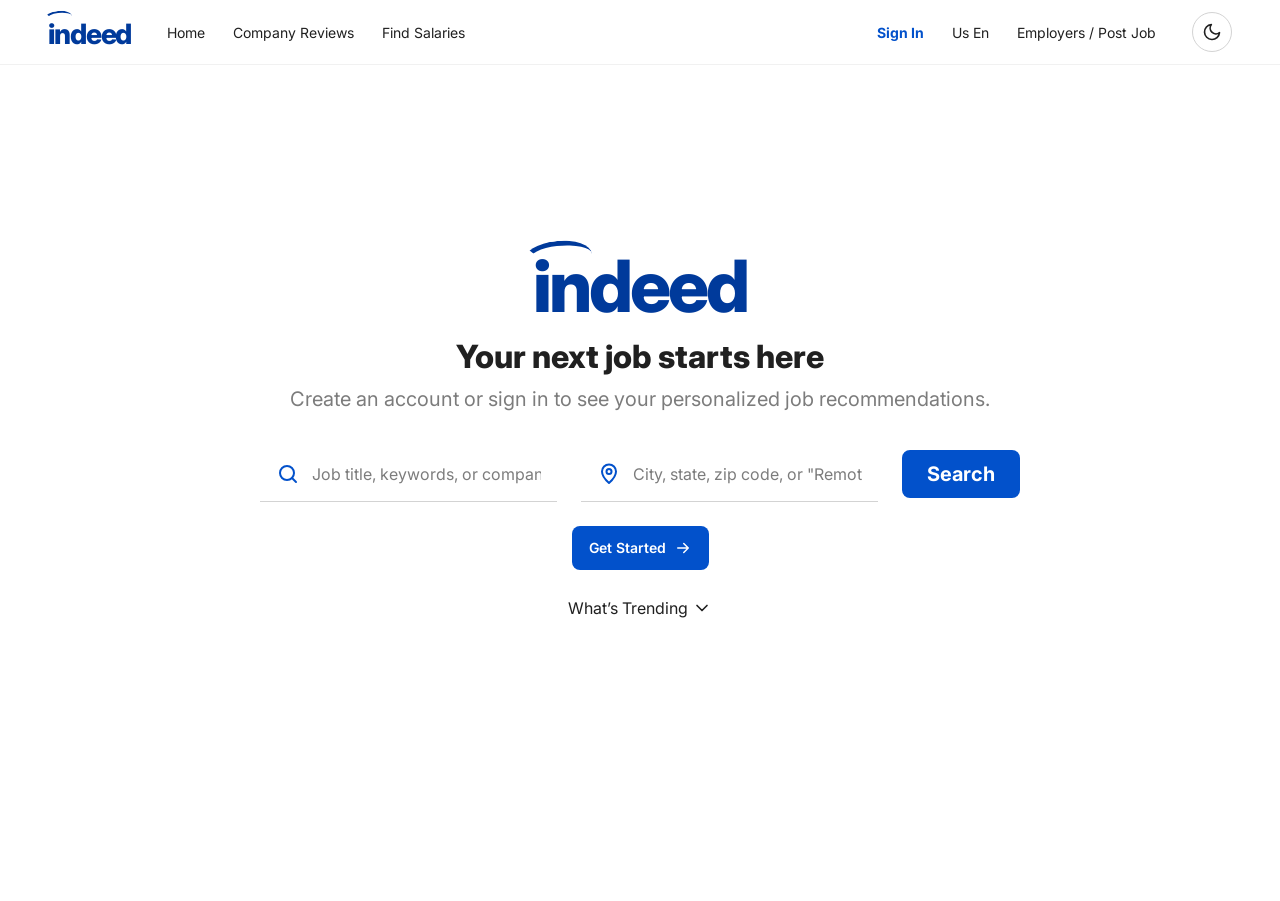
<file: index.html>
<!DOCTYPE html>
<html lang="en" data-theme="light">
<head>
  <meta charset="utf-8">
  <meta name="viewport" content="width=device-width, initial-scale=1">
  <title>Job Search | Indeed</title>
  <meta name="description" content="Indeed – the world's #1 job search site.">
  <link rel="preconnect" href="https://fonts.googleapis.com">
  <link rel="preconnect" href="https://fonts.gstatic.com" crossorigin>
  <link rel="stylesheet" href="https://fonts.googleapis.com/css2?family=Inter:wght@400;600;700;800&amp;display=swap">
  <link rel="stylesheet" href="css/styles.css">
  <script>
    try { document.documentElement.dataset.theme = localStorage.getItem("theme") === "dark" ? "dark" : "light"; } catch (e) {}
  </script>
  <script src="js/jobs.js" defer></script>
  <script src="js/main.js" defer></script>
</head>
<body>
  <svg class="sprite" aria-hidden="true" focusable="false">
    <symbol id="i-home" viewBox="0 0 24 24"><path d="M3 10.5 12 3l9 7.5V20a1 1 0 0 1-1 1h-5v-6H9v6H4a1 1 0 0 1-1-1z"/></symbol>
    <symbol id="i-search" viewBox="0 0 24 24"><circle cx="11" cy="11" r="7"/><path d="m20 20-4-4"/></symbol>
    <symbol id="i-pin" viewBox="0 0 24 24"><path d="M12 21s-7-6.2-7-11.5a7 7 0 0 1 14 0C19 14.8 12 21 12 21z"/><circle cx="12" cy="9.5" r="2.5"/></symbol>
    <symbol id="i-bell" viewBox="0 0 24 24"><path d="M18 8a6 6 0 0 0-12 0c0 7-3 9-3 9h18s-3-2-3-9"/><path d="M13.7 21a2 2 0 0 1-3.4 0"/></symbol>
    <symbol id="i-building" viewBox="0 0 24 24"><rect x="4" y="3" width="16" height="18" rx="1"/><path d="M9 7h1M14 7h1M9 11h1M14 11h1M9 15h1M14 15h1"/></symbol>
    <symbol id="i-salary" viewBox="0 0 24 24"><circle cx="12" cy="12" r="9"/><path d="M15 9.5c-.5-1-1.6-1.5-3-1.5-1.7 0-3 .8-3 2s1.3 1.7 3 2 3 .8 3 2-1.3 2-3 2c-1.4 0-2.5-.5-3-1.5M12 6.5V8M12 16v1.5"/></symbol>
    <symbol id="i-briefcase" viewBox="0 0 24 24"><rect x="3" y="7" width="18" height="13" rx="2"/><path d="M8 7V5a2 2 0 0 1 2-2h4a2 2 0 0 1 2 2v2"/></symbol>
    <symbol id="i-mail" viewBox="0 0 24 24"><rect x="3" y="5" width="18" height="14" rx="2"/><path d="m3 7 9 6 9-6"/></symbol>
    <symbol id="i-compass" viewBox="0 0 24 24"><circle cx="12" cy="12" r="9"/><path d="m15.5 8.5-2 5-5 2 2-5z"/></symbol>
    <symbol id="i-sun" viewBox="0 0 24 24"><circle cx="12" cy="12" r="4"/><path d="M12 2v2M12 20v2M4.9 4.9l1.4 1.4M17.7 17.7l1.4 1.4M2 12h2M20 12h2M4.9 19.1l1.4-1.4M17.7 6.3l1.4-1.4"/></symbol>
    <symbol id="i-moon" viewBox="0 0 24 24"><path d="M21 12.8A9 9 0 1 1 11.2 3a7 7 0 0 0 9.8 9.8z"/></symbol>
    <symbol id="i-image" viewBox="0 0 24 24"><rect x="3" y="3" width="18" height="18" rx="2"/><circle cx="8.5" cy="8.5" r="1.5"/><path d="m21 15-5-5L5 21"/></symbol>
    <symbol id="i-close" viewBox="0 0 24 24"><path d="M6 6l12 12M18 6 6 18"/></symbol>
    <symbol id="i-dots" viewBox="0 0 24 24"><path d="M5 12h.01M12 12h.01M19 12h.01" stroke-width="3.5"/></symbol>
    <symbol id="i-user" viewBox="0 0 24 24"><circle cx="12" cy="8" r="4"/><path d="M4 21a8 8 0 0 1 16 0"/></symbol>
    <symbol id="i-arrow-left" viewBox="0 0 24 24"><path d="M19 12H5M11 18l-6-6 6-6"/></symbol>
    <symbol id="i-arrow-right" viewBox="0 0 24 24"><path d="M5 12h14M13 6l6 6-6 6"/></symbol>
    <symbol id="i-chevron-right" viewBox="0 0 24 24"><path d="m9 6 6 6-6 6"/></symbol>
    <symbol id="i-chevron-down" viewBox="0 0 24 24"><path d="m6 9 6 6 6-6"/></symbol>
    <symbol id="i-chat" viewBox="0 0 24 24"><path d="M21 12a8 8 0 0 1-11.6 7.1L4 20l1-4.6A8 8 0 1 1 21 12z"/></symbol>
    <symbol id="i-file" viewBox="0 0 24 24"><path d="M14 3H7a2 2 0 0 0-2 2v14a2 2 0 0 0 2 2h10a2 2 0 0 0 2-2V8z"/><path d="M14 3v5h5M9 13h6M9 17h6"/></symbol>
    <symbol id="i-globe" viewBox="0 0 24 24"><circle cx="12" cy="12" r="9"/><path d="M3 12h18M12 3a14 14 0 0 1 0 18M12 3a14 14 0 0 0 0 18"/></symbol>
    <symbol id="i-trend" viewBox="0 0 24 24"><path d="m3 17 6-6 4 4 8-8M15 7h6v6"/></symbol>
    <symbol id="i-check" viewBox="0 0 24 24"><path d="m5 12.5 4.5 4.5L19 7.5"/></symbol>
  </svg>

  <a class="skip-link" href="#main">Skip to content</a>
  <header class="site-header">
    <div class="header-bar">
      <a class="logo" href="index.html" aria-label="Indeed – start page">indeed</a>
      <button class="menu-toggle" type="button" aria-expanded="false" aria-controls="site-nav" aria-label="Open menu">
        <span class="menu-toggle__bars" aria-hidden="true"></span>
      </button>
      <nav id="site-nav" class="site-nav" aria-label="Main">
        <ul class="nav-list">
          <li class="nav-item nav-item--text"><a class="nav-link" href="home.html"><svg class="icon" aria-hidden="true"><use href="#i-home"></use></svg><span>Home</span></a></li>
          <li class="nav-item nav-item--text"><a class="nav-link" href="company-reviews.html"><svg class="icon" aria-hidden="true"><use href="#i-building"></use></svg><span>Company Reviews</span></a></li>
          <li class="nav-item nav-item--text"><a class="nav-link" href="salaries.html"><svg class="icon" aria-hidden="true"><use href="#i-salary"></use></svg><span>Find Salaries</span></a></li>
          <li class="nav-item nav-item--text nav-item--group-start nav-item--signin"><a class="nav-link" href="signin.html"><svg class="icon" aria-hidden="true"><use href="#i-user"></use></svg><span>Sign In</span></a></li>
          <li class="nav-item nav-item--text dropdown" data-dropdown>
            <button type="button" class="nav-link dropdown__toggle" data-dropdown-toggle aria-expanded="false" aria-label="Language: English (US)"><svg class="icon" aria-hidden="true"><use href="#i-globe"></use></svg><span data-lang-label>Us En</span></button>
            <ul class="dropdown__menu" hidden>
              <li><button type="button" class="dropdown__item" data-lang="Us En" data-lang-name="English (US)" aria-pressed="true">English (US)</button></li>
              <li><button type="button" class="dropdown__item" data-lang="Us Es" data-lang-name="Español (US)" aria-pressed="false">Español (US)</button></li>
            </ul>
          </li>
          <li class="nav-item nav-item--text"><a class="nav-link" href="employers.html"><svg class="icon" aria-hidden="true"><use href="#i-briefcase"></use></svg><span>Employers / Post Job</span></a></li>
        </ul>
      </nav>
      <button type="button" class="theme-btn" data-theme-toggle aria-label="Switch to dark mode">
        <svg class="icon theme-btn__moon" aria-hidden="true"><use href="#i-moon"></use></svg>
        <svg class="icon theme-btn__sun" aria-hidden="true"><use href="#i-sun"></use></svg>
      </button>
    </div>
  </header>

  <main id="main" class="page landing">
    <section class="hero">
      <p class="logo logo--xl" aria-hidden="true">indeed</p>
      <h1 class="hero__title">Your next job starts here</h1>
      <p class="hero__subtitle">Create an account or sign in to see your personalized job recommendations.</p>
      <p class="hero__tagline">The world’s #1 job search site</p>
      <form class="search-form search-form--hero" action="search.html" method="get" role="search" autocomplete="off">
        <div class="search-field">
          <svg class="icon" aria-hidden="true"><use href="#i-search"></use></svg>
          <label class="visually-hidden" for="q-hero">What</label>
          <input id="q-hero" name="q" type="text" placeholder="Job title, keywords, or company" data-suggest="what" autocomplete="off">
        </div>
        <div class="search-field">
          <svg class="icon" aria-hidden="true"><use href="#i-pin"></use></svg>
          <label class="visually-hidden" for="l-hero">Where</label>
          <input id="l-hero" name="l" type="text" placeholder="City, state, zip code, or &quot;Remote&quot;" data-suggest="where" autocomplete="off">
        </div>
        <button class="btn btn-primary" type="submit">Search</button>
      </form>
      <div class="hero__actions">
        <a class="btn btn-primary btn-block" href="signin.html">Sign In</a>
        <a class="btn btn-primary btn-block" href="signup.html">Create An Account</a>
      </div>
      <a class="btn btn-primary btn-sm hero__start" href="signin.html">Get Started <svg class="icon" aria-hidden="true"><use href="#i-arrow-right"></use></svg></a>
      <div class="dropdown trending" data-dropdown>
        <button type="button" class="trending__toggle" data-dropdown-toggle aria-expanded="false">What’s Trending <svg class="icon" aria-hidden="true"><use href="#i-chevron-down"></use></svg></button>
        <ul class="dropdown__menu dropdown__menu--center" hidden>
          <li><a class="dropdown__item" href="search.html?q=Data%20Analyst"><svg class="icon" aria-hidden="true"><use href="#i-trend"></use></svg>Data Analyst</a></li>
          <li><a class="dropdown__item" href="search.html?q=UX%2FUI%20Designer"><svg class="icon" aria-hidden="true"><use href="#i-trend"></use></svg>UX/UI Designer</a></li>
          <li><a class="dropdown__item" href="search.html?q=Software%20Engineer"><svg class="icon" aria-hidden="true"><use href="#i-trend"></use></svg>Software Engineer</a></li>
          <li><a class="dropdown__item" href="search.html?l=Remote"><svg class="icon" aria-hidden="true"><use href="#i-trend"></use></svg>Remote jobs</a></li>
        </ul>
      </div>
    </section>
  </main>
</body>
</html>
</file>
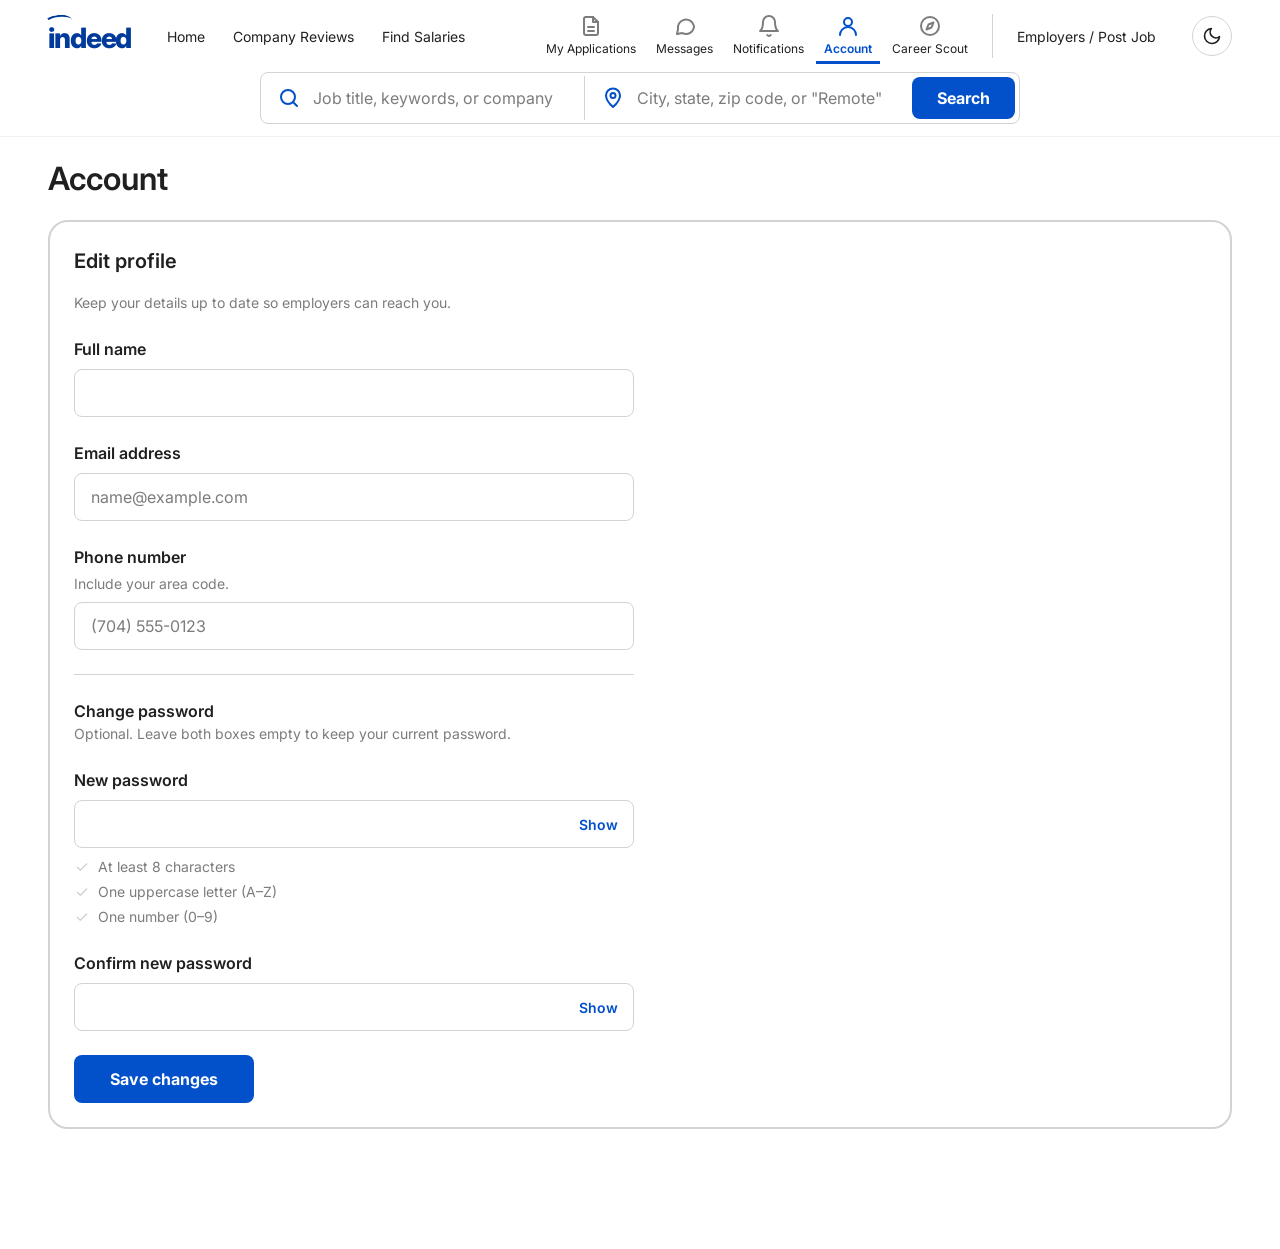
<file: account.html>
<!DOCTYPE html>
<html lang="en" data-theme="light">
<head>
  <meta charset="utf-8">
  <meta name="viewport" content="width=device-width, initial-scale=1">
  <title>Account | Indeed</title>
  <meta name="description" content="Manage your profile, resume, and job preferences. Account settings are coming soon.">
  <link rel="preconnect" href="https://fonts.googleapis.com">
  <link rel="preconnect" href="https://fonts.gstatic.com" crossorigin>
  <link rel="stylesheet" href="https://fonts.googleapis.com/css2?family=Inter:wght@400;600;700;800&amp;display=swap">
  <link rel="stylesheet" href="css/styles.css">
  <script>
    try { document.documentElement.dataset.theme = localStorage.getItem("theme") === "dark" ? "dark" : "light"; } catch (e) {}
  </script>
  <script src="js/jobs.js" defer></script>
  <script src="js/main.js" defer></script>
</head>
<body class="has-tabbar">
  <svg class="sprite" aria-hidden="true" focusable="false">
    <symbol id="i-home" viewBox="0 0 24 24"><path d="M3 10.5 12 3l9 7.5V20a1 1 0 0 1-1 1h-5v-6H9v6H4a1 1 0 0 1-1-1z"/></symbol>
    <symbol id="i-search" viewBox="0 0 24 24"><circle cx="11" cy="11" r="7"/><path d="m20 20-4-4"/></symbol>
    <symbol id="i-pin" viewBox="0 0 24 24"><path d="M12 21s-7-6.2-7-11.5a7 7 0 0 1 14 0C19 14.8 12 21 12 21z"/><circle cx="12" cy="9.5" r="2.5"/></symbol>
    <symbol id="i-bell" viewBox="0 0 24 24"><path d="M18 8a6 6 0 0 0-12 0c0 7-3 9-3 9h18s-3-2-3-9"/><path d="M13.7 21a2 2 0 0 1-3.4 0"/></symbol>
    <symbol id="i-building" viewBox="0 0 24 24"><rect x="4" y="3" width="16" height="18" rx="1"/><path d="M9 7h1M14 7h1M9 11h1M14 11h1M9 15h1M14 15h1"/></symbol>
    <symbol id="i-salary" viewBox="0 0 24 24"><circle cx="12" cy="12" r="9"/><path d="M15 9.5c-.5-1-1.6-1.5-3-1.5-1.7 0-3 .8-3 2s1.3 1.7 3 2 3 .8 3 2-1.3 2-3 2c-1.4 0-2.5-.5-3-1.5M12 6.5V8M12 16v1.5"/></symbol>
    <symbol id="i-briefcase" viewBox="0 0 24 24"><rect x="3" y="7" width="18" height="13" rx="2"/><path d="M8 7V5a2 2 0 0 1 2-2h4a2 2 0 0 1 2 2v2"/></symbol>
    <symbol id="i-mail" viewBox="0 0 24 24"><rect x="3" y="5" width="18" height="14" rx="2"/><path d="m3 7 9 6 9-6"/></symbol>
    <symbol id="i-compass" viewBox="0 0 24 24"><circle cx="12" cy="12" r="9"/><path d="m15.5 8.5-2 5-5 2 2-5z"/></symbol>
    <symbol id="i-sun" viewBox="0 0 24 24"><circle cx="12" cy="12" r="4"/><path d="M12 2v2M12 20v2M4.9 4.9l1.4 1.4M17.7 17.7l1.4 1.4M2 12h2M20 12h2M4.9 19.1l1.4-1.4M17.7 6.3l1.4-1.4"/></symbol>
    <symbol id="i-moon" viewBox="0 0 24 24"><path d="M21 12.8A9 9 0 1 1 11.2 3a7 7 0 0 0 9.8 9.8z"/></symbol>
    <symbol id="i-image" viewBox="0 0 24 24"><rect x="3" y="3" width="18" height="18" rx="2"/><circle cx="8.5" cy="8.5" r="1.5"/><path d="m21 15-5-5L5 21"/></symbol>
    <symbol id="i-close" viewBox="0 0 24 24"><path d="M6 6l12 12M18 6 6 18"/></symbol>
    <symbol id="i-dots" viewBox="0 0 24 24"><path d="M5 12h.01M12 12h.01M19 12h.01" stroke-width="3.5"/></symbol>
    <symbol id="i-user" viewBox="0 0 24 24"><circle cx="12" cy="8" r="4"/><path d="M4 21a8 8 0 0 1 16 0"/></symbol>
    <symbol id="i-arrow-left" viewBox="0 0 24 24"><path d="M19 12H5M11 18l-6-6 6-6"/></symbol>
    <symbol id="i-arrow-right" viewBox="0 0 24 24"><path d="M5 12h14M13 6l6 6-6 6"/></symbol>
    <symbol id="i-chevron-right" viewBox="0 0 24 24"><path d="m9 6 6 6-6 6"/></symbol>
    <symbol id="i-chevron-down" viewBox="0 0 24 24"><path d="m6 9 6 6 6-6"/></symbol>
    <symbol id="i-chat" viewBox="0 0 24 24"><path d="M21 12a8 8 0 0 1-11.6 7.1L4 20l1-4.6A8 8 0 1 1 21 12z"/></symbol>
    <symbol id="i-file" viewBox="0 0 24 24"><path d="M14 3H7a2 2 0 0 0-2 2v14a2 2 0 0 0 2 2h10a2 2 0 0 0 2-2V8z"/><path d="M14 3v5h5M9 13h6M9 17h6"/></symbol>
    <symbol id="i-globe" viewBox="0 0 24 24"><circle cx="12" cy="12" r="9"/><path d="M3 12h18M12 3a14 14 0 0 1 0 18M12 3a14 14 0 0 0 0 18"/></symbol>
    <symbol id="i-trend" viewBox="0 0 24 24"><path d="m3 17 6-6 4 4 8-8M15 7h6v6"/></symbol>
    <symbol id="i-check" viewBox="0 0 24 24"><path d="m5 12.5 4.5 4.5L19 7.5"/></symbol>
    <symbol id="i-alert" viewBox="0 0 24 24"><circle cx="12" cy="12" r="9"/><path d="M12 7.5v5.5M12 16.5h.01"/></symbol>
  </svg>

  <a class="skip-link" href="#main">Skip to content</a>
  <header class="site-header">
    <div class="header-bar">
      <a class="logo" href="index.html" aria-label="Indeed – start page">indeed</a>
      <button class="menu-toggle" type="button" aria-expanded="false" aria-controls="site-nav" aria-label="Open menu">
        <span class="menu-toggle__bars" aria-hidden="true"></span>
      </button>
      <nav id="site-nav" class="site-nav" aria-label="Main">
        <ul class="nav-list">
          <li class="nav-item nav-item--text nav-item--tab"><a class="nav-link" href="home.html"><svg class="icon" aria-hidden="true"><use href="#i-home"></use></svg><span>Home</span></a></li>
          <li class="nav-item nav-item--text"><a class="nav-link" href="company-reviews.html"><svg class="icon" aria-hidden="true"><use href="#i-building"></use></svg><span>Company Reviews</span></a></li>
          <li class="nav-item nav-item--text"><a class="nav-link" href="salaries.html"><svg class="icon" aria-hidden="true"><use href="#i-salary"></use></svg><span>Find Salaries</span></a></li>
          <li class="nav-item nav-item--icon nav-item--tab nav-item--group-start"><a class="nav-link" href="applications.html"><svg class="icon" aria-hidden="true"><use href="#i-file"></use></svg><span>My Applications</span></a></li>
          <li class="nav-item nav-item--icon nav-item--tab"><a class="nav-link" href="messages.html"><svg class="icon" aria-hidden="true"><use href="#i-chat"></use></svg><span>Messages</span></a></li>
          <li class="nav-item nav-item--icon nav-item--first-mobile"><a class="nav-link" href="notifications.html"><svg class="icon" aria-hidden="true"><use href="#i-bell"></use></svg><span>Notifications</span></a></li>
          <li class="nav-item nav-item--icon"><a class="nav-link" href="account.html" aria-current="page"><svg class="icon" aria-hidden="true"><use href="#i-user"></use></svg><span>Account</span></a></li>
          <li class="nav-item nav-item--icon nav-item--tab"><a class="nav-link" href="career-scout.html"><svg class="icon" aria-hidden="true"><use href="#i-compass"></use></svg><span>Career Scout</span></a></li>
          <li class="nav-item nav-item--text nav-item--end"><a class="nav-link" href="employers.html"><svg class="icon" aria-hidden="true"><use href="#i-briefcase"></use></svg><span>Employers / Post Job</span></a></li>
        </ul>
      </nav>
      <button type="button" class="theme-btn" data-theme-toggle aria-label="Switch to dark mode">
        <svg class="icon theme-btn__moon" aria-hidden="true"><use href="#i-moon"></use></svg>
        <svg class="icon theme-btn__sun" aria-hidden="true"><use href="#i-sun"></use></svg>
      </button>
    </div>
    <div class="header-search">
      <form class="search-form search-form--compact" action="search.html" method="get" role="search" autocomplete="off">
        <div class="search-field">
          <svg class="icon" aria-hidden="true"><use href="#i-search"></use></svg>
          <label class="visually-hidden" for="q-compact">What</label>
          <input id="q-compact" name="q" type="text" placeholder="Job title, keywords, or company" data-suggest="what" autocomplete="off">
        </div>
        <div class="search-field">
          <svg class="icon" aria-hidden="true"><use href="#i-pin"></use></svg>
          <label class="visually-hidden" for="l-compact">Where</label>
          <input id="l-compact" name="l" type="text" placeholder="City, state, zip code, or &quot;Remote&quot;" data-suggest="where" autocomplete="off">
        </div>
        <button class="btn btn-primary" type="submit">Search</button>
      </form>
    </div>
  </header>

  <main id="main" class="page">
    <h1 class="page-title">Account</h1>
    <section class="panel profile" aria-labelledby="profile-heading">
      <h2 id="profile-heading" class="settings__title">Edit profile</h2>
      <p class="settings__hint">Keep your details up to date so employers can reach you.</p>

      <form class="profile__form" data-profile novalidate>
        <div class="field">
          <label class="field__label" for="profile-name">Full name</label>
          <div class="field__control">
            <input class="field__input" id="profile-name" name="name" type="text" autocomplete="name" data-success="Looks good." aria-describedby="profile-name-msg">
            <svg class="icon field__icon field__icon--valid" aria-hidden="true"><use href="#i-check"></use></svg>
            <svg class="icon field__icon field__icon--invalid" aria-hidden="true"><use href="#i-alert"></use></svg>
          </div>
          <p class="field__msg" id="profile-name-msg" aria-live="polite"></p>
        </div>

        <div class="field">
          <label class="field__label" for="profile-email">Email address</label>
          <div class="field__control">
            <input class="field__input" id="profile-email" name="email" type="email" inputmode="email" autocomplete="email" placeholder="name@example.com" data-success="Email looks good." aria-describedby="profile-email-msg">
            <svg class="icon field__icon field__icon--valid" aria-hidden="true"><use href="#i-check"></use></svg>
            <svg class="icon field__icon field__icon--invalid" aria-hidden="true"><use href="#i-alert"></use></svg>
          </div>
          <p class="field__msg" id="profile-email-msg" aria-live="polite"></p>
        </div>

        <div class="field">
          <label class="field__label" for="profile-phone">Phone number</label>
          <p class="field__hint" id="profile-phone-hint">Include your area code.</p>
          <div class="field__control">
            <input class="field__input" id="profile-phone" name="phone" type="tel" inputmode="tel" autocomplete="tel-national" placeholder="(704) 555-0123" data-success="Phone number looks good." aria-describedby="profile-phone-hint profile-phone-msg">
            <svg class="icon field__icon field__icon--valid" aria-hidden="true"><use href="#i-check"></use></svg>
            <svg class="icon field__icon field__icon--invalid" aria-hidden="true"><use href="#i-alert"></use></svg>
          </div>
          <p class="field__msg" id="profile-phone-msg" aria-live="polite"></p>
        </div>

        <div class="profile__group">
          <h3 class="settings__label">Change password</h3>
          <p class="settings__hint">Optional. Leave both boxes empty to keep your current password.</p>
        </div>

        <div class="field field--password">
          <label class="field__label" for="profile-password">New password</label>
          <div class="field__control">
            <input class="field__input" id="profile-password" name="password" type="password" autocomplete="new-password" data-success="Strong password." aria-describedby="profile-password-rules profile-password-msg">
            <svg class="icon field__icon field__icon--valid" aria-hidden="true"><use href="#i-check"></use></svg>
            <svg class="icon field__icon field__icon--invalid" aria-hidden="true"><use href="#i-alert"></use></svg>
            <button type="button" class="field__toggle" data-show-password aria-controls="profile-password" aria-label="Show password" aria-pressed="false">Show</button>
          </div>
          <ul class="field__rules" id="profile-password-rules" aria-label="Password must have">
            <li data-rule="length"><svg class="icon" aria-hidden="true"><use href="#i-check"></use></svg>At least 8 characters<span class="visually-hidden" data-rule-status>, not yet</span></li>
            <li data-rule="upper"><svg class="icon" aria-hidden="true"><use href="#i-check"></use></svg>One uppercase letter (A–Z)<span class="visually-hidden" data-rule-status>, not yet</span></li>
            <li data-rule="number"><svg class="icon" aria-hidden="true"><use href="#i-check"></use></svg>One number (0–9)<span class="visually-hidden" data-rule-status>, not yet</span></li>
          </ul>
          <p class="field__msg" id="profile-password-msg" aria-live="polite"></p>
        </div>

        <div class="field field--password">
          <label class="field__label" for="profile-confirm">Confirm new password</label>
          <div class="field__control">
            <input class="field__input" id="profile-confirm" name="confirm" type="password" autocomplete="new-password" data-success="Passwords match." aria-describedby="profile-confirm-msg">
            <svg class="icon field__icon field__icon--valid" aria-hidden="true"><use href="#i-check"></use></svg>
            <svg class="icon field__icon field__icon--invalid" aria-hidden="true"><use href="#i-alert"></use></svg>
            <button type="button" class="field__toggle" data-show-password aria-controls="profile-confirm" aria-label="Show password" aria-pressed="false">Show</button>
          </div>
          <p class="field__msg" id="profile-confirm-msg" aria-live="polite"></p>
        </div>

        <p class="form-error" role="alert" data-form-error hidden></p>
        <div class="profile__actions">
          <button class="btn btn-primary" type="submit">Save changes</button>
        </div>
      </form>
    </section>
  </main>

  <nav class="tab-bar" aria-label="Sections">
    <ul class="tab-bar__list">
      <li><a class="tab-link" href="home.html"><svg class="icon" aria-hidden="true"><use href="#i-home"></use></svg><span>Home</span></a></li>
      <li><a class="tab-link" href="messages.html"><svg class="icon" aria-hidden="true"><use href="#i-chat"></use></svg><span>Messages</span></a></li>
      <li><a class="tab-link" href="search.html"><svg class="icon" aria-hidden="true"><use href="#i-search"></use></svg><span>Search</span></a></li>
      <li><a class="tab-link" href="applications.html"><svg class="icon" aria-hidden="true"><use href="#i-file"></use></svg><span>My Applications</span></a></li>
      <li><a class="tab-link" href="career-scout.html"><svg class="icon" aria-hidden="true"><use href="#i-compass"></use></svg><span>Career Scout</span></a></li>
    </ul>
  </nav>
</body>
</html>
</file>
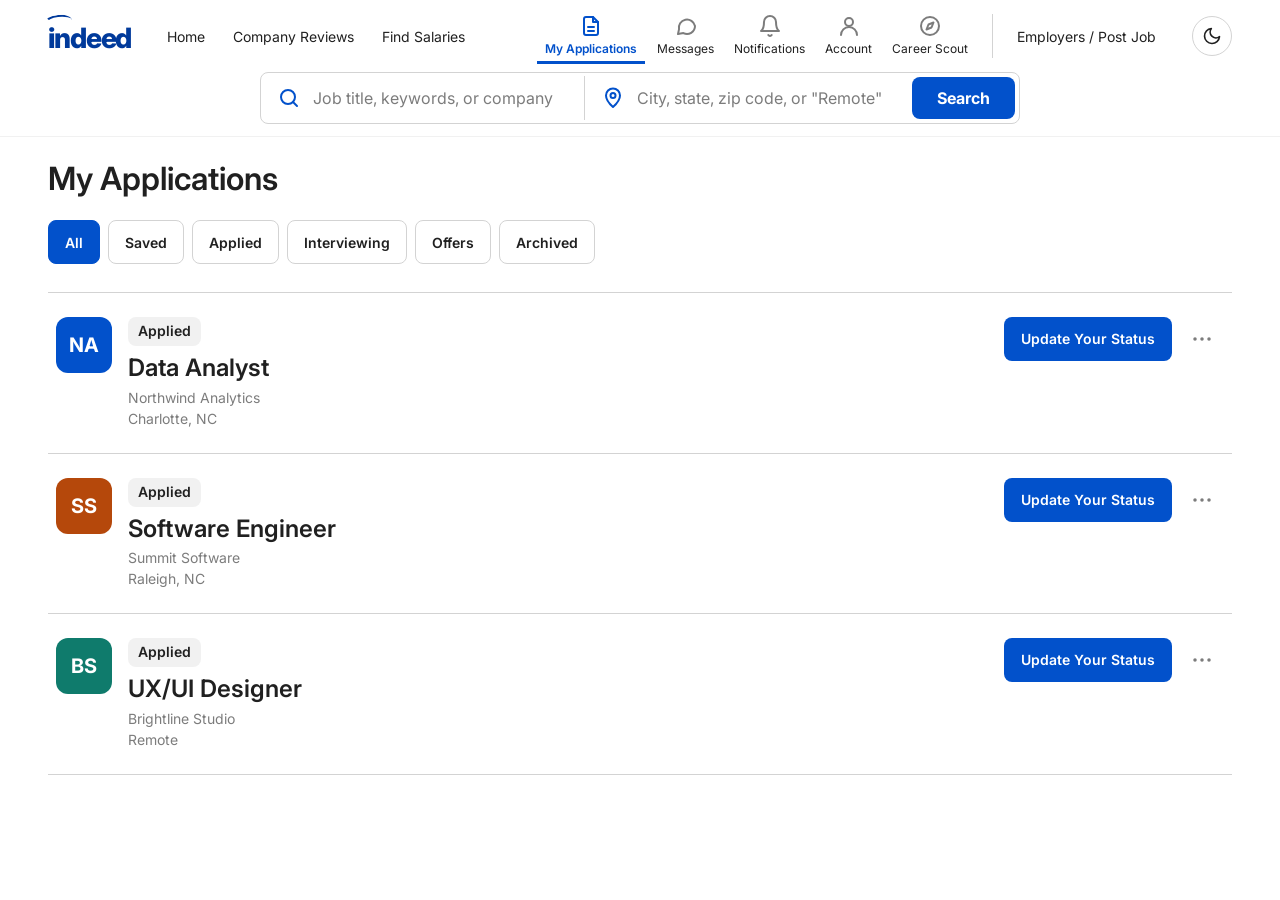
<file: applications.html>
<!DOCTYPE html>
<html lang="en" data-theme="light">
<head>
  <meta charset="utf-8">
  <meta name="viewport" content="width=device-width, initial-scale=1">
  <title>My Applications | Indeed</title>
  <meta name="description" content="View your job applications, track interview progress, and update application statuses.">
  <link rel="preconnect" href="https://fonts.googleapis.com">
  <link rel="preconnect" href="https://fonts.gstatic.com" crossorigin>
  <link rel="stylesheet" href="https://fonts.googleapis.com/css2?family=Inter:wght@400;600;700;800&amp;display=swap">
  <link rel="stylesheet" href="css/styles.css">
  <script>
    try { document.documentElement.dataset.theme = localStorage.getItem("theme") === "dark" ? "dark" : "light"; } catch (e) {}
  </script>
  <script src="js/jobs.js" defer></script>
  <script src="js/main.js" defer></script>
</head>
<body class="has-tabbar">
  <svg class="sprite" aria-hidden="true" focusable="false">
    <symbol id="i-home" viewBox="0 0 24 24"><path d="M3 10.5 12 3l9 7.5V20a1 1 0 0 1-1 1h-5v-6H9v6H4a1 1 0 0 1-1-1z"/></symbol>
    <symbol id="i-search" viewBox="0 0 24 24"><circle cx="11" cy="11" r="7"/><path d="m20 20-4-4"/></symbol>
    <symbol id="i-pin" viewBox="0 0 24 24"><path d="M12 21s-7-6.2-7-11.5a7 7 0 0 1 14 0C19 14.8 12 21 12 21z"/><circle cx="12" cy="9.5" r="2.5"/></symbol>
    <symbol id="i-bell" viewBox="0 0 24 24"><path d="M18 8a6 6 0 0 0-12 0c0 7-3 9-3 9h18s-3-2-3-9"/><path d="M13.7 21a2 2 0 0 1-3.4 0"/></symbol>
    <symbol id="i-building" viewBox="0 0 24 24"><rect x="4" y="3" width="16" height="18" rx="1"/><path d="M9 7h1M14 7h1M9 11h1M14 11h1M9 15h1M14 15h1"/></symbol>
    <symbol id="i-salary" viewBox="0 0 24 24"><circle cx="12" cy="12" r="9"/><path d="M15 9.5c-.5-1-1.6-1.5-3-1.5-1.7 0-3 .8-3 2s1.3 1.7 3 2 3 .8 3 2-1.3 2-3 2c-1.4 0-2.5-.5-3-1.5M12 6.5V8M12 16v1.5"/></symbol>
    <symbol id="i-briefcase" viewBox="0 0 24 24"><rect x="3" y="7" width="18" height="13" rx="2"/><path d="M8 7V5a2 2 0 0 1 2-2h4a2 2 0 0 1 2 2v2"/></symbol>
    <symbol id="i-mail" viewBox="0 0 24 24"><rect x="3" y="5" width="18" height="14" rx="2"/><path d="m3 7 9 6 9-6"/></symbol>
    <symbol id="i-compass" viewBox="0 0 24 24"><circle cx="12" cy="12" r="9"/><path d="m15.5 8.5-2 5-5 2 2-5z"/></symbol>
    <symbol id="i-sun" viewBox="0 0 24 24"><circle cx="12" cy="12" r="4"/><path d="M12 2v2M12 20v2M4.9 4.9l1.4 1.4M17.7 17.7l1.4 1.4M2 12h2M20 12h2M4.9 19.1l1.4-1.4M17.7 6.3l1.4-1.4"/></symbol>
    <symbol id="i-moon" viewBox="0 0 24 24"><path d="M21 12.8A9 9 0 1 1 11.2 3a7 7 0 0 0 9.8 9.8z"/></symbol>
    <symbol id="i-image" viewBox="0 0 24 24"><rect x="3" y="3" width="18" height="18" rx="2"/><circle cx="8.5" cy="8.5" r="1.5"/><path d="m21 15-5-5L5 21"/></symbol>
    <symbol id="i-close" viewBox="0 0 24 24"><path d="M6 6l12 12M18 6 6 18"/></symbol>
    <symbol id="i-dots" viewBox="0 0 24 24"><path d="M5 12h.01M12 12h.01M19 12h.01" stroke-width="3.5"/></symbol>
    <symbol id="i-user" viewBox="0 0 24 24"><circle cx="12" cy="8" r="4"/><path d="M4 21a8 8 0 0 1 16 0"/></symbol>
    <symbol id="i-arrow-left" viewBox="0 0 24 24"><path d="M19 12H5M11 18l-6-6 6-6"/></symbol>
    <symbol id="i-arrow-right" viewBox="0 0 24 24"><path d="M5 12h14M13 6l6 6-6 6"/></symbol>
    <symbol id="i-chevron-right" viewBox="0 0 24 24"><path d="m9 6 6 6-6 6"/></symbol>
    <symbol id="i-chevron-down" viewBox="0 0 24 24"><path d="m6 9 6 6 6-6"/></symbol>
    <symbol id="i-chat" viewBox="0 0 24 24"><path d="M21 12a8 8 0 0 1-11.6 7.1L4 20l1-4.6A8 8 0 1 1 21 12z"/></symbol>
    <symbol id="i-file" viewBox="0 0 24 24"><path d="M14 3H7a2 2 0 0 0-2 2v14a2 2 0 0 0 2 2h10a2 2 0 0 0 2-2V8z"/><path d="M14 3v5h5M9 13h6M9 17h6"/></symbol>
    <symbol id="i-globe" viewBox="0 0 24 24"><circle cx="12" cy="12" r="9"/><path d="M3 12h18M12 3a14 14 0 0 1 0 18M12 3a14 14 0 0 0 0 18"/></symbol>
    <symbol id="i-trend" viewBox="0 0 24 24"><path d="m3 17 6-6 4 4 8-8M15 7h6v6"/></symbol>
    <symbol id="i-check" viewBox="0 0 24 24"><path d="m5 12.5 4.5 4.5L19 7.5"/></symbol>
    <symbol id="i-bookmark" viewBox="0 0 24 24"><path d="M6 4a1 1 0 0 1 1-1h10a1 1 0 0 1 1 1v17l-6-4-6 4z"/></symbol>
  </svg>

  <a class="skip-link" href="#main">Skip to content</a>
  <header class="site-header">
    <div class="header-bar">
      <a class="logo" href="index.html" aria-label="Indeed – start page">indeed</a>
      <button class="menu-toggle" type="button" aria-expanded="false" aria-controls="site-nav" aria-label="Open menu">
        <span class="menu-toggle__bars" aria-hidden="true"></span>
      </button>
      <nav id="site-nav" class="site-nav" aria-label="Main">
        <ul class="nav-list">
          <li class="nav-item nav-item--text nav-item--tab"><a class="nav-link" href="home.html"><svg class="icon" aria-hidden="true"><use href="#i-home"></use></svg><span>Home</span></a></li>
          <li class="nav-item nav-item--text"><a class="nav-link" href="company-reviews.html"><svg class="icon" aria-hidden="true"><use href="#i-building"></use></svg><span>Company Reviews</span></a></li>
          <li class="nav-item nav-item--text"><a class="nav-link" href="salaries.html"><svg class="icon" aria-hidden="true"><use href="#i-salary"></use></svg><span>Find Salaries</span></a></li>
          <li class="nav-item nav-item--icon nav-item--tab nav-item--group-start"><a class="nav-link" href="applications.html" aria-current="page"><svg class="icon" aria-hidden="true"><use href="#i-file"></use></svg><span>My Applications</span></a></li>
          <li class="nav-item nav-item--icon nav-item--tab"><a class="nav-link" href="messages.html"><svg class="icon" aria-hidden="true"><use href="#i-chat"></use></svg><span>Messages</span></a></li>
          <li class="nav-item nav-item--icon nav-item--first-mobile"><a class="nav-link" href="notifications.html"><svg class="icon" aria-hidden="true"><use href="#i-bell"></use></svg><span>Notifications</span></a></li>
          <li class="nav-item nav-item--icon"><a class="nav-link" href="account.html"><svg class="icon" aria-hidden="true"><use href="#i-user"></use></svg><span>Account</span></a></li>
          <li class="nav-item nav-item--icon nav-item--tab"><a class="nav-link" href="career-scout.html"><svg class="icon" aria-hidden="true"><use href="#i-compass"></use></svg><span>Career Scout</span></a></li>
          <li class="nav-item nav-item--text nav-item--end"><a class="nav-link" href="employers.html"><svg class="icon" aria-hidden="true"><use href="#i-briefcase"></use></svg><span>Employers / Post Job</span></a></li>
        </ul>
      </nav>
      <button type="button" class="theme-btn" data-theme-toggle aria-label="Switch to dark mode">
        <svg class="icon theme-btn__moon" aria-hidden="true"><use href="#i-moon"></use></svg>
        <svg class="icon theme-btn__sun" aria-hidden="true"><use href="#i-sun"></use></svg>
      </button>
    </div>
    <div class="header-search">
      <form class="search-form search-form--compact" action="search.html" method="get" role="search" autocomplete="off">
        <div class="search-field">
          <svg class="icon" aria-hidden="true"><use href="#i-search"></use></svg>
          <label class="visually-hidden" for="q-compact">What</label>
          <input id="q-compact" name="q" type="text" placeholder="Job title, keywords, or company" data-suggest="what" autocomplete="off">
        </div>
        <div class="search-field">
          <svg class="icon" aria-hidden="true"><use href="#i-pin"></use></svg>
          <label class="visually-hidden" for="l-compact">Where</label>
          <input id="l-compact" name="l" type="text" placeholder="City, state, zip code, or &quot;Remote&quot;" data-suggest="where" autocomplete="off">
        </div>
        <button class="btn btn-primary" type="submit">Search</button>
      </form>
    </div>
  </header>

  <main id="main" class="page">
    <h1 class="page-title">My Applications</h1>
    <div class="filter-tabs" role="group" aria-label="Filter applications by status">
      <button type="button" class="chip" data-filter="all" aria-pressed="true">All</button>
      <button type="button" class="chip" data-filter="saved" aria-pressed="false">Saved</button>
      <button type="button" class="chip" data-filter="applied" aria-pressed="false">Applied</button>
      <button type="button" class="chip" data-filter="interviewing" aria-pressed="false">Interviewing</button>
      <button type="button" class="chip" data-filter="offers" aria-pressed="false">Offers</button>
      <button type="button" class="chip" data-filter="archived" aria-pressed="false">Archived</button>
    </div>
    <ul class="app-list" data-app-list></ul>
    <p class="visually-hidden" aria-live="polite" data-live></p>
  </main>

  <dialog id="status-dialog" class="modal" aria-labelledby="status-title">
    <form method="dialog" class="modal__form">
      <button class="icon-btn modal__close" value="cancel" aria-label="Close"><svg class="icon" aria-hidden="true"><use href="#i-close"></use></svg></button>
      <div>
        <h2 id="status-title" class="modal__title">Update Your Application Status</h2>
        <p>Employers won’t see this</p>
        <p class="modal__job" data-dialog-job></p>
      </div>
      <fieldset class="status-options">
        <legend class="visually-hidden">Application status</legend>
          <label class="status-option"><input type="radio" name="status" value="interviewing"> Interviewing</label>
          <label class="status-option"><input type="radio" name="status" value="offer"> Offer Received</label>
          <label class="status-option"><input type="radio" name="status" value="hired"> Hired</label>
          <label class="status-option"><input type="radio" name="status" value="not-selected"> Not selected by employer</label>
          <label class="status-option"><input type="radio" name="status" value="not-interested"> No longer interested</label>
      </fieldset>
      <p class="form-error" role="alert" data-dialog-error hidden></p>
      <div class="modal__actions">
        <button class="btn btn-neutral" value="cancel">Cancel</button>
        <button class="btn btn-primary" value="save">Save</button>
      </div>
    </form>
  </dialog>

  <nav class="tab-bar" aria-label="Sections">
    <ul class="tab-bar__list">
      <li><a class="tab-link" href="home.html"><svg class="icon" aria-hidden="true"><use href="#i-home"></use></svg><span>Home</span></a></li>
      <li><a class="tab-link" href="messages.html"><svg class="icon" aria-hidden="true"><use href="#i-chat"></use></svg><span>Messages</span></a></li>
      <li><a class="tab-link" href="search.html"><svg class="icon" aria-hidden="true"><use href="#i-search"></use></svg><span>Search</span></a></li>
      <li><a class="tab-link" href="applications.html" aria-current="page"><svg class="icon" aria-hidden="true"><use href="#i-file"></use></svg><span>My Applications</span></a></li>
      <li><a class="tab-link" href="career-scout.html"><svg class="icon" aria-hidden="true"><use href="#i-compass"></use></svg><span>Career Scout</span></a></li>
    </ul>
  </nav>
</body>
</html>
</file>
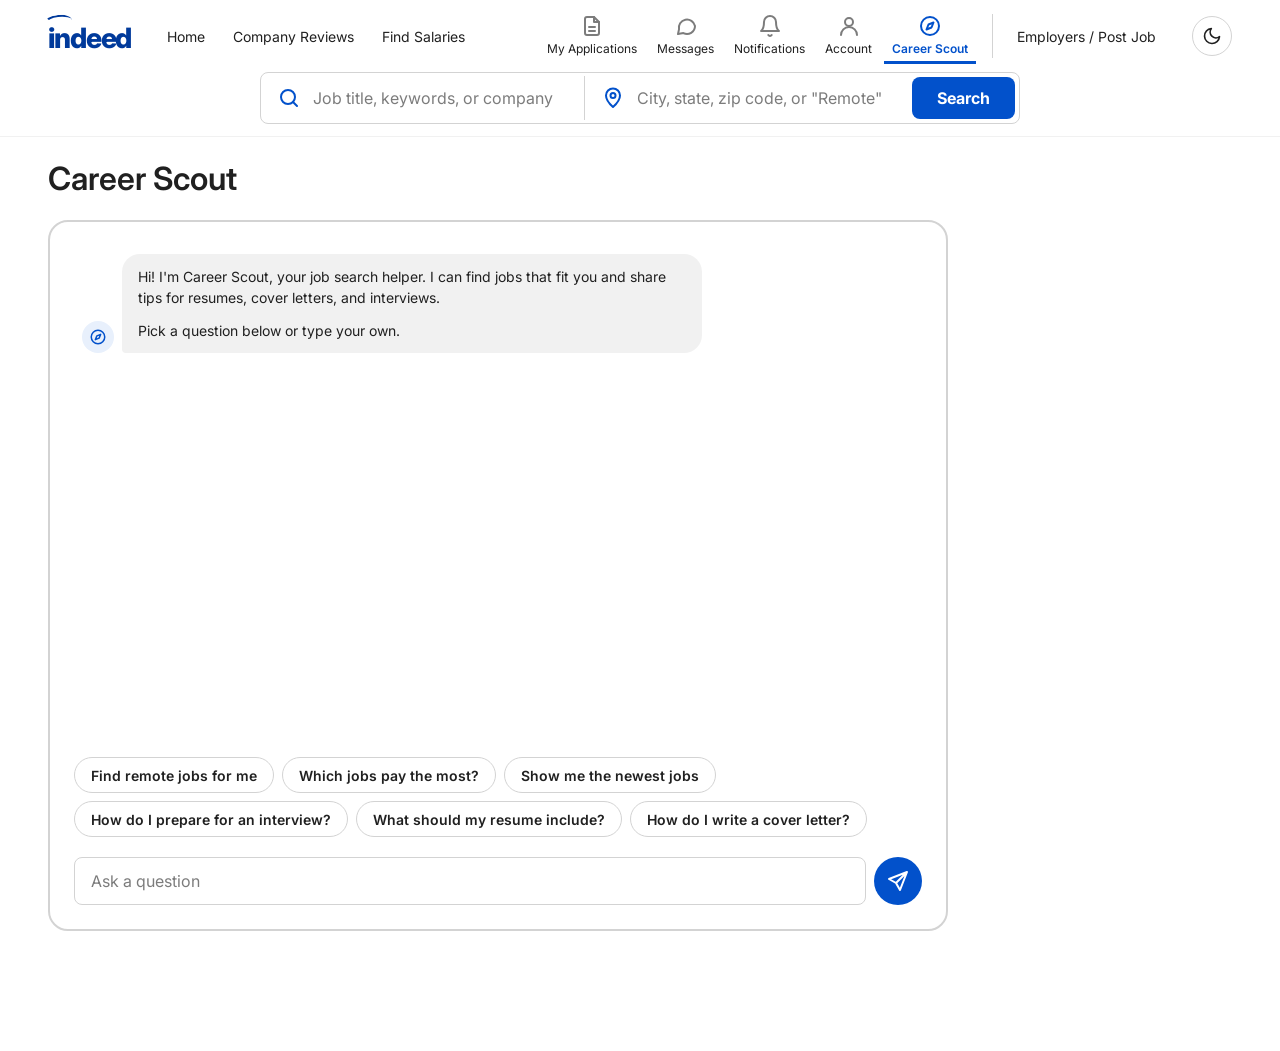
<file: career-scout.html>
<!DOCTYPE html>
<html lang="en" data-theme="light">
<head>
  <meta charset="utf-8">
  <meta name="viewport" content="width=device-width, initial-scale=1">
  <title>Career Scout | Indeed</title>
  <meta name="description" content="Chat with Career Scout for job matches, resume help, and interview tips.">
  <link rel="preconnect" href="https://fonts.googleapis.com">
  <link rel="preconnect" href="https://fonts.gstatic.com" crossorigin>
  <link rel="stylesheet" href="https://fonts.googleapis.com/css2?family=Inter:wght@400;600;700;800&amp;display=swap">
  <link rel="stylesheet" href="css/styles.css">
  <script>
    try { document.documentElement.dataset.theme = localStorage.getItem("theme") === "dark" ? "dark" : "light"; } catch (e) {}
  </script>
  <script src="js/jobs.js" defer></script>
  <script src="js/main.js" defer></script>
</head>
<body class="has-tabbar">
  <svg class="sprite" aria-hidden="true" focusable="false">
    <symbol id="i-home" viewBox="0 0 24 24"><path d="M3 10.5 12 3l9 7.5V20a1 1 0 0 1-1 1h-5v-6H9v6H4a1 1 0 0 1-1-1z"/></symbol>
    <symbol id="i-search" viewBox="0 0 24 24"><circle cx="11" cy="11" r="7"/><path d="m20 20-4-4"/></symbol>
    <symbol id="i-pin" viewBox="0 0 24 24"><path d="M12 21s-7-6.2-7-11.5a7 7 0 0 1 14 0C19 14.8 12 21 12 21z"/><circle cx="12" cy="9.5" r="2.5"/></symbol>
    <symbol id="i-bell" viewBox="0 0 24 24"><path d="M18 8a6 6 0 0 0-12 0c0 7-3 9-3 9h18s-3-2-3-9"/><path d="M13.7 21a2 2 0 0 1-3.4 0"/></symbol>
    <symbol id="i-building" viewBox="0 0 24 24"><rect x="4" y="3" width="16" height="18" rx="1"/><path d="M9 7h1M14 7h1M9 11h1M14 11h1M9 15h1M14 15h1"/></symbol>
    <symbol id="i-salary" viewBox="0 0 24 24"><circle cx="12" cy="12" r="9"/><path d="M15 9.5c-.5-1-1.6-1.5-3-1.5-1.7 0-3 .8-3 2s1.3 1.7 3 2 3 .8 3 2-1.3 2-3 2c-1.4 0-2.5-.5-3-1.5M12 6.5V8M12 16v1.5"/></symbol>
    <symbol id="i-briefcase" viewBox="0 0 24 24"><rect x="3" y="7" width="18" height="13" rx="2"/><path d="M8 7V5a2 2 0 0 1 2-2h4a2 2 0 0 1 2 2v2"/></symbol>
    <symbol id="i-mail" viewBox="0 0 24 24"><rect x="3" y="5" width="18" height="14" rx="2"/><path d="m3 7 9 6 9-6"/></symbol>
    <symbol id="i-compass" viewBox="0 0 24 24"><circle cx="12" cy="12" r="9"/><path d="m15.5 8.5-2 5-5 2 2-5z"/></symbol>
    <symbol id="i-sun" viewBox="0 0 24 24"><circle cx="12" cy="12" r="4"/><path d="M12 2v2M12 20v2M4.9 4.9l1.4 1.4M17.7 17.7l1.4 1.4M2 12h2M20 12h2M4.9 19.1l1.4-1.4M17.7 6.3l1.4-1.4"/></symbol>
    <symbol id="i-moon" viewBox="0 0 24 24"><path d="M21 12.8A9 9 0 1 1 11.2 3a7 7 0 0 0 9.8 9.8z"/></symbol>
    <symbol id="i-image" viewBox="0 0 24 24"><rect x="3" y="3" width="18" height="18" rx="2"/><circle cx="8.5" cy="8.5" r="1.5"/><path d="m21 15-5-5L5 21"/></symbol>
    <symbol id="i-close" viewBox="0 0 24 24"><path d="M6 6l12 12M18 6 6 18"/></symbol>
    <symbol id="i-dots" viewBox="0 0 24 24"><path d="M5 12h.01M12 12h.01M19 12h.01" stroke-width="3.5"/></symbol>
    <symbol id="i-user" viewBox="0 0 24 24"><circle cx="12" cy="8" r="4"/><path d="M4 21a8 8 0 0 1 16 0"/></symbol>
    <symbol id="i-arrow-left" viewBox="0 0 24 24"><path d="M19 12H5M11 18l-6-6 6-6"/></symbol>
    <symbol id="i-arrow-right" viewBox="0 0 24 24"><path d="M5 12h14M13 6l6 6-6 6"/></symbol>
    <symbol id="i-chevron-right" viewBox="0 0 24 24"><path d="m9 6 6 6-6 6"/></symbol>
    <symbol id="i-chevron-down" viewBox="0 0 24 24"><path d="m6 9 6 6 6-6"/></symbol>
    <symbol id="i-chat" viewBox="0 0 24 24"><path d="M21 12a8 8 0 0 1-11.6 7.1L4 20l1-4.6A8 8 0 1 1 21 12z"/></symbol>
    <symbol id="i-file" viewBox="0 0 24 24"><path d="M14 3H7a2 2 0 0 0-2 2v14a2 2 0 0 0 2 2h10a2 2 0 0 0 2-2V8z"/><path d="M14 3v5h5M9 13h6M9 17h6"/></symbol>
    <symbol id="i-globe" viewBox="0 0 24 24"><circle cx="12" cy="12" r="9"/><path d="M3 12h18M12 3a14 14 0 0 1 0 18M12 3a14 14 0 0 0 0 18"/></symbol>
    <symbol id="i-trend" viewBox="0 0 24 24"><path d="m3 17 6-6 4 4 8-8M15 7h6v6"/></symbol>
    <symbol id="i-check" viewBox="0 0 24 24"><path d="m5 12.5 4.5 4.5L19 7.5"/></symbol>
    <symbol id="i-bookmark" viewBox="0 0 24 24"><path d="M6 4a1 1 0 0 1 1-1h10a1 1 0 0 1 1 1v17l-6-4-6 4z"/></symbol>
    <symbol id="i-send" viewBox="0 0 24 24"><path d="M21 3 10 14M21 3l-7 18-4-7-7-4z"/></symbol>
  </svg>

  <a class="skip-link" href="#main">Skip to content</a>
  <header class="site-header">
    <div class="header-bar">
      <a class="logo" href="index.html" aria-label="Indeed – start page">indeed</a>
      <button class="menu-toggle" type="button" aria-expanded="false" aria-controls="site-nav" aria-label="Open menu">
        <span class="menu-toggle__bars" aria-hidden="true"></span>
      </button>
      <nav id="site-nav" class="site-nav" aria-label="Main">
        <ul class="nav-list">
          <li class="nav-item nav-item--text nav-item--tab"><a class="nav-link" href="home.html"><svg class="icon" aria-hidden="true"><use href="#i-home"></use></svg><span>Home</span></a></li>
          <li class="nav-item nav-item--text"><a class="nav-link" href="company-reviews.html"><svg class="icon" aria-hidden="true"><use href="#i-building"></use></svg><span>Company Reviews</span></a></li>
          <li class="nav-item nav-item--text"><a class="nav-link" href="salaries.html"><svg class="icon" aria-hidden="true"><use href="#i-salary"></use></svg><span>Find Salaries</span></a></li>
          <li class="nav-item nav-item--icon nav-item--tab nav-item--group-start"><a class="nav-link" href="applications.html"><svg class="icon" aria-hidden="true"><use href="#i-file"></use></svg><span>My Applications</span></a></li>
          <li class="nav-item nav-item--icon nav-item--tab"><a class="nav-link" href="messages.html"><svg class="icon" aria-hidden="true"><use href="#i-chat"></use></svg><span>Messages</span></a></li>
          <li class="nav-item nav-item--icon nav-item--first-mobile"><a class="nav-link" href="notifications.html"><svg class="icon" aria-hidden="true"><use href="#i-bell"></use></svg><span>Notifications</span></a></li>
          <li class="nav-item nav-item--icon"><a class="nav-link" href="account.html"><svg class="icon" aria-hidden="true"><use href="#i-user"></use></svg><span>Account</span></a></li>
          <li class="nav-item nav-item--icon nav-item--tab"><a class="nav-link" href="career-scout.html" aria-current="page"><svg class="icon" aria-hidden="true"><use href="#i-compass"></use></svg><span>Career Scout</span></a></li>
          <li class="nav-item nav-item--text nav-item--end"><a class="nav-link" href="employers.html"><svg class="icon" aria-hidden="true"><use href="#i-briefcase"></use></svg><span>Employers / Post Job</span></a></li>
        </ul>
      </nav>
      <button type="button" class="theme-btn" data-theme-toggle aria-label="Switch to dark mode">
        <svg class="icon theme-btn__moon" aria-hidden="true"><use href="#i-moon"></use></svg>
        <svg class="icon theme-btn__sun" aria-hidden="true"><use href="#i-sun"></use></svg>
      </button>
    </div>
    <div class="header-search">
      <form class="search-form search-form--compact" action="search.html" method="get" role="search" autocomplete="off">
        <div class="search-field">
          <svg class="icon" aria-hidden="true"><use href="#i-search"></use></svg>
          <label class="visually-hidden" for="q-compact">What</label>
          <input id="q-compact" name="q" type="text" placeholder="Job title, keywords, or company" data-suggest="what" autocomplete="off">
        </div>
        <div class="search-field">
          <svg class="icon" aria-hidden="true"><use href="#i-pin"></use></svg>
          <label class="visually-hidden" for="l-compact">Where</label>
          <input id="l-compact" name="l" type="text" placeholder="City, state, zip code, or &quot;Remote&quot;" data-suggest="where" autocomplete="off">
        </div>
        <button class="btn btn-primary" type="submit">Search</button>
      </form>
    </div>
  </header>

  <main id="main" class="page">
    <h1 class="page-title">Career Scout</h1>
    <section class="panel scout" aria-label="Chat with Career Scout">
      <ol class="scout__log" role="log" aria-live="polite" aria-label="Conversation" tabindex="0" data-scout-log></ol>

      <div class="scout__suggestions" role="group" aria-label="Suggested questions" data-scout-suggestions>
        <button type="button" class="chip" data-ask="remote">Find remote jobs for me</button>
        <button type="button" class="chip" data-ask="pay">Which jobs pay the most?</button>
        <button type="button" class="chip" data-ask="newest">Show me the newest jobs</button>
        <button type="button" class="chip" data-ask="interview">How do I prepare for an interview?</button>
        <button type="button" class="chip" data-ask="resume">What should my resume include?</button>
        <button type="button" class="chip" data-ask="cover">How do I write a cover letter?</button>
      </div>

      <form class="scout__form" data-scout-form autocomplete="off">
        <label class="visually-hidden" for="scout-input">Ask Career Scout a question</label>
        <input class="field__input scout__input" id="scout-input" name="message" type="text" maxlength="200" placeholder="Ask a question">
        <button class="btn btn-primary scout__send" type="submit" aria-label="Send">
          <svg class="icon" aria-hidden="true"><use href="#i-send"></use></svg>
        </button>
      </form>
    </section>
  </main>

  <nav class="tab-bar" aria-label="Sections">
    <ul class="tab-bar__list">
      <li><a class="tab-link" href="home.html"><svg class="icon" aria-hidden="true"><use href="#i-home"></use></svg><span>Home</span></a></li>
      <li><a class="tab-link" href="messages.html"><svg class="icon" aria-hidden="true"><use href="#i-chat"></use></svg><span>Messages</span></a></li>
      <li><a class="tab-link" href="search.html"><svg class="icon" aria-hidden="true"><use href="#i-search"></use></svg><span>Search</span></a></li>
      <li><a class="tab-link" href="applications.html"><svg class="icon" aria-hidden="true"><use href="#i-file"></use></svg><span>My Applications</span></a></li>
      <li><a class="tab-link" href="career-scout.html" aria-current="page"><svg class="icon" aria-hidden="true"><use href="#i-compass"></use></svg><span>Career Scout</span></a></li>
    </ul>
  </nav>
</body>
</html>
</file>
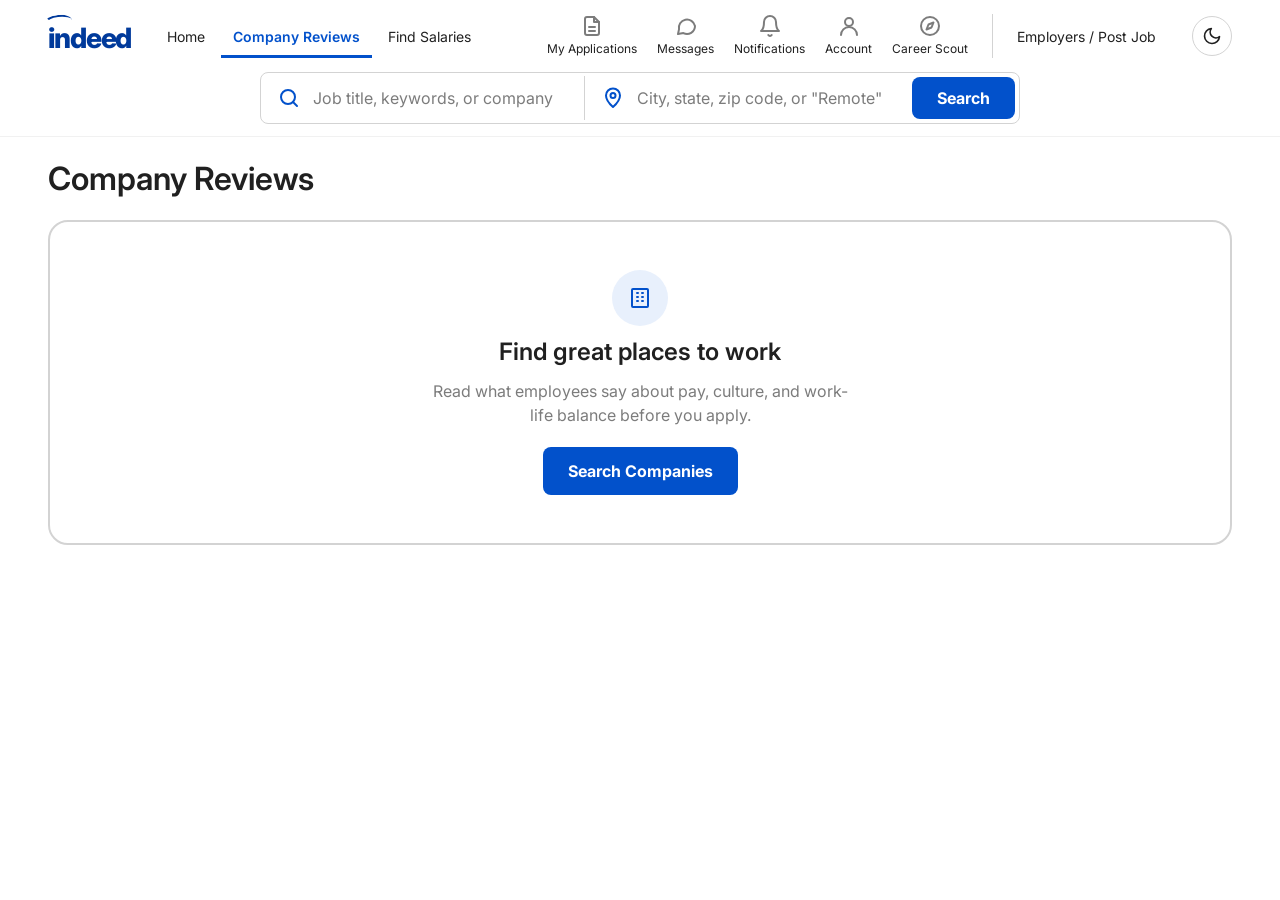
<file: company-reviews.html>
<!DOCTYPE html>
<html lang="en" data-theme="light">
<head>
  <meta charset="utf-8">
  <meta name="viewport" content="width=device-width, initial-scale=1">
  <title>Company Reviews | Indeed</title>
  <meta name="description" content="Read what employees say about pay, culture, and work-life balance before you apply.">
  <link rel="preconnect" href="https://fonts.googleapis.com">
  <link rel="preconnect" href="https://fonts.gstatic.com" crossorigin>
  <link rel="stylesheet" href="https://fonts.googleapis.com/css2?family=Inter:wght@400;600;700;800&amp;display=swap">
  <link rel="stylesheet" href="css/styles.css">
  <script>
    try { document.documentElement.dataset.theme = localStorage.getItem("theme") === "dark" ? "dark" : "light"; } catch (e) {}
  </script>
  <script src="js/jobs.js" defer></script>
  <script src="js/main.js" defer></script>
</head>
<body class="has-tabbar">
  <svg class="sprite" aria-hidden="true" focusable="false">
    <symbol id="i-home" viewBox="0 0 24 24"><path d="M3 10.5 12 3l9 7.5V20a1 1 0 0 1-1 1h-5v-6H9v6H4a1 1 0 0 1-1-1z"/></symbol>
    <symbol id="i-search" viewBox="0 0 24 24"><circle cx="11" cy="11" r="7"/><path d="m20 20-4-4"/></symbol>
    <symbol id="i-pin" viewBox="0 0 24 24"><path d="M12 21s-7-6.2-7-11.5a7 7 0 0 1 14 0C19 14.8 12 21 12 21z"/><circle cx="12" cy="9.5" r="2.5"/></symbol>
    <symbol id="i-bell" viewBox="0 0 24 24"><path d="M18 8a6 6 0 0 0-12 0c0 7-3 9-3 9h18s-3-2-3-9"/><path d="M13.7 21a2 2 0 0 1-3.4 0"/></symbol>
    <symbol id="i-building" viewBox="0 0 24 24"><rect x="4" y="3" width="16" height="18" rx="1"/><path d="M9 7h1M14 7h1M9 11h1M14 11h1M9 15h1M14 15h1"/></symbol>
    <symbol id="i-salary" viewBox="0 0 24 24"><circle cx="12" cy="12" r="9"/><path d="M15 9.5c-.5-1-1.6-1.5-3-1.5-1.7 0-3 .8-3 2s1.3 1.7 3 2 3 .8 3 2-1.3 2-3 2c-1.4 0-2.5-.5-3-1.5M12 6.5V8M12 16v1.5"/></symbol>
    <symbol id="i-briefcase" viewBox="0 0 24 24"><rect x="3" y="7" width="18" height="13" rx="2"/><path d="M8 7V5a2 2 0 0 1 2-2h4a2 2 0 0 1 2 2v2"/></symbol>
    <symbol id="i-mail" viewBox="0 0 24 24"><rect x="3" y="5" width="18" height="14" rx="2"/><path d="m3 7 9 6 9-6"/></symbol>
    <symbol id="i-compass" viewBox="0 0 24 24"><circle cx="12" cy="12" r="9"/><path d="m15.5 8.5-2 5-5 2 2-5z"/></symbol>
    <symbol id="i-sun" viewBox="0 0 24 24"><circle cx="12" cy="12" r="4"/><path d="M12 2v2M12 20v2M4.9 4.9l1.4 1.4M17.7 17.7l1.4 1.4M2 12h2M20 12h2M4.9 19.1l1.4-1.4M17.7 6.3l1.4-1.4"/></symbol>
    <symbol id="i-moon" viewBox="0 0 24 24"><path d="M21 12.8A9 9 0 1 1 11.2 3a7 7 0 0 0 9.8 9.8z"/></symbol>
    <symbol id="i-image" viewBox="0 0 24 24"><rect x="3" y="3" width="18" height="18" rx="2"/><circle cx="8.5" cy="8.5" r="1.5"/><path d="m21 15-5-5L5 21"/></symbol>
    <symbol id="i-close" viewBox="0 0 24 24"><path d="M6 6l12 12M18 6 6 18"/></symbol>
    <symbol id="i-dots" viewBox="0 0 24 24"><path d="M5 12h.01M12 12h.01M19 12h.01" stroke-width="3.5"/></symbol>
    <symbol id="i-user" viewBox="0 0 24 24"><circle cx="12" cy="8" r="4"/><path d="M4 21a8 8 0 0 1 16 0"/></symbol>
    <symbol id="i-arrow-left" viewBox="0 0 24 24"><path d="M19 12H5M11 18l-6-6 6-6"/></symbol>
    <symbol id="i-arrow-right" viewBox="0 0 24 24"><path d="M5 12h14M13 6l6 6-6 6"/></symbol>
    <symbol id="i-chevron-right" viewBox="0 0 24 24"><path d="m9 6 6 6-6 6"/></symbol>
    <symbol id="i-chevron-down" viewBox="0 0 24 24"><path d="m6 9 6 6 6-6"/></symbol>
    <symbol id="i-chat" viewBox="0 0 24 24"><path d="M21 12a8 8 0 0 1-11.6 7.1L4 20l1-4.6A8 8 0 1 1 21 12z"/></symbol>
    <symbol id="i-file" viewBox="0 0 24 24"><path d="M14 3H7a2 2 0 0 0-2 2v14a2 2 0 0 0 2 2h10a2 2 0 0 0 2-2V8z"/><path d="M14 3v5h5M9 13h6M9 17h6"/></symbol>
    <symbol id="i-globe" viewBox="0 0 24 24"><circle cx="12" cy="12" r="9"/><path d="M3 12h18M12 3a14 14 0 0 1 0 18M12 3a14 14 0 0 0 0 18"/></symbol>
    <symbol id="i-trend" viewBox="0 0 24 24"><path d="m3 17 6-6 4 4 8-8M15 7h6v6"/></symbol>
    <symbol id="i-check" viewBox="0 0 24 24"><path d="m5 12.5 4.5 4.5L19 7.5"/></symbol>
  </svg>

  <a class="skip-link" href="#main">Skip to content</a>
  <header class="site-header">
    <div class="header-bar">
      <a class="logo" href="index.html" aria-label="Indeed – start page">indeed</a>
      <button class="menu-toggle" type="button" aria-expanded="false" aria-controls="site-nav" aria-label="Open menu">
        <span class="menu-toggle__bars" aria-hidden="true"></span>
      </button>
      <nav id="site-nav" class="site-nav" aria-label="Main">
        <ul class="nav-list">
          <li class="nav-item nav-item--text nav-item--tab"><a class="nav-link" href="home.html"><svg class="icon" aria-hidden="true"><use href="#i-home"></use></svg><span>Home</span></a></li>
          <li class="nav-item nav-item--text"><a class="nav-link" href="company-reviews.html" aria-current="page"><svg class="icon" aria-hidden="true"><use href="#i-building"></use></svg><span>Company Reviews</span></a></li>
          <li class="nav-item nav-item--text"><a class="nav-link" href="salaries.html"><svg class="icon" aria-hidden="true"><use href="#i-salary"></use></svg><span>Find Salaries</span></a></li>
          <li class="nav-item nav-item--icon nav-item--tab nav-item--group-start"><a class="nav-link" href="applications.html"><svg class="icon" aria-hidden="true"><use href="#i-file"></use></svg><span>My Applications</span></a></li>
          <li class="nav-item nav-item--icon nav-item--tab"><a class="nav-link" href="messages.html"><svg class="icon" aria-hidden="true"><use href="#i-chat"></use></svg><span>Messages</span></a></li>
          <li class="nav-item nav-item--icon nav-item--first-mobile"><a class="nav-link" href="notifications.html"><svg class="icon" aria-hidden="true"><use href="#i-bell"></use></svg><span>Notifications</span></a></li>
          <li class="nav-item nav-item--icon"><a class="nav-link" href="account.html"><svg class="icon" aria-hidden="true"><use href="#i-user"></use></svg><span>Account</span></a></li>
          <li class="nav-item nav-item--icon nav-item--tab"><a class="nav-link" href="career-scout.html"><svg class="icon" aria-hidden="true"><use href="#i-compass"></use></svg><span>Career Scout</span></a></li>
          <li class="nav-item nav-item--text nav-item--end"><a class="nav-link" href="employers.html"><svg class="icon" aria-hidden="true"><use href="#i-briefcase"></use></svg><span>Employers / Post Job</span></a></li>
        </ul>
      </nav>
      <button type="button" class="theme-btn" data-theme-toggle aria-label="Switch to dark mode">
        <svg class="icon theme-btn__moon" aria-hidden="true"><use href="#i-moon"></use></svg>
        <svg class="icon theme-btn__sun" aria-hidden="true"><use href="#i-sun"></use></svg>
      </button>
    </div>
    <div class="header-search">
      <form class="search-form search-form--compact" action="search.html" method="get" role="search" autocomplete="off">
        <div class="search-field">
          <svg class="icon" aria-hidden="true"><use href="#i-search"></use></svg>
          <label class="visually-hidden" for="q-compact">What</label>
          <input id="q-compact" name="q" type="text" placeholder="Job title, keywords, or company" data-suggest="what" autocomplete="off">
        </div>
        <div class="search-field">
          <svg class="icon" aria-hidden="true"><use href="#i-pin"></use></svg>
          <label class="visually-hidden" for="l-compact">Where</label>
          <input id="l-compact" name="l" type="text" placeholder="City, state, zip code, or &quot;Remote&quot;" data-suggest="where" autocomplete="off">
        </div>
        <button class="btn btn-primary" type="submit">Search</button>
      </form>
    </div>
  </header>

  <main id="main" class="page">
    <h1 class="page-title">Company Reviews</h1>
    <section class="panel empty-state">
      <span class="empty-state__icon"><svg class="icon" aria-hidden="true"><use href="#i-building"></use></svg></span>
      <h2>Find great places to work</h2>
      <p>Read what employees say about pay, culture, and work-life balance before you apply.</p>
      <a class="btn btn-primary" href="search.html">Search Companies</a>
    </section>
  </main>

  <nav class="tab-bar" aria-label="Sections">
    <ul class="tab-bar__list">
      <li><a class="tab-link" href="home.html"><svg class="icon" aria-hidden="true"><use href="#i-home"></use></svg><span>Home</span></a></li>
      <li><a class="tab-link" href="messages.html"><svg class="icon" aria-hidden="true"><use href="#i-chat"></use></svg><span>Messages</span></a></li>
      <li><a class="tab-link" href="search.html"><svg class="icon" aria-hidden="true"><use href="#i-search"></use></svg><span>Search</span></a></li>
      <li><a class="tab-link" href="applications.html"><svg class="icon" aria-hidden="true"><use href="#i-file"></use></svg><span>My Applications</span></a></li>
      <li><a class="tab-link" href="career-scout.html"><svg class="icon" aria-hidden="true"><use href="#i-compass"></use></svg><span>Career Scout</span></a></li>
    </ul>
  </nav>
</body>
</html>
</file>
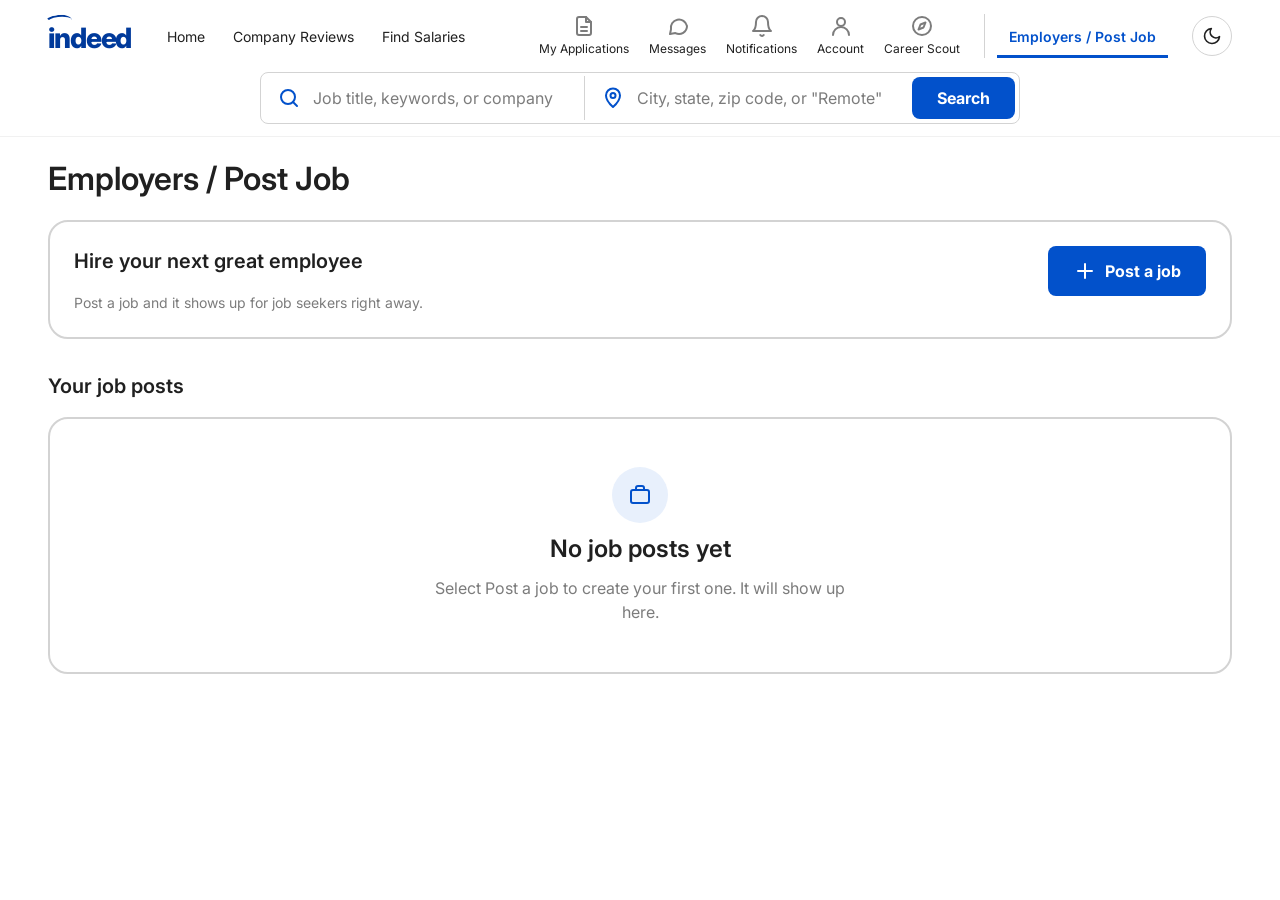
<file: employers.html>
<!DOCTYPE html>
<html lang="en" data-theme="light">
<head>
  <meta charset="utf-8">
  <meta name="viewport" content="width=device-width, initial-scale=1">
  <title>Employers / Post Job | Indeed</title>
  <meta name="description" content="Post a job, then edit or remove your job posts.">
  <link rel="preconnect" href="https://fonts.googleapis.com">
  <link rel="preconnect" href="https://fonts.gstatic.com" crossorigin>
  <link rel="stylesheet" href="https://fonts.googleapis.com/css2?family=Inter:wght@400;600;700;800&amp;display=swap">
  <link rel="stylesheet" href="css/styles.css">
  <script>
    try { document.documentElement.dataset.theme = localStorage.getItem("theme") === "dark" ? "dark" : "light"; } catch (e) {}
  </script>
  <script src="js/jobs.js" defer></script>
  <script src="js/main.js" defer></script>
</head>
<body class="has-tabbar">
  <svg class="sprite" aria-hidden="true" focusable="false">
    <symbol id="i-home" viewBox="0 0 24 24"><path d="M3 10.5 12 3l9 7.5V20a1 1 0 0 1-1 1h-5v-6H9v6H4a1 1 0 0 1-1-1z"/></symbol>
    <symbol id="i-search" viewBox="0 0 24 24"><circle cx="11" cy="11" r="7"/><path d="m20 20-4-4"/></symbol>
    <symbol id="i-pin" viewBox="0 0 24 24"><path d="M12 21s-7-6.2-7-11.5a7 7 0 0 1 14 0C19 14.8 12 21 12 21z"/><circle cx="12" cy="9.5" r="2.5"/></symbol>
    <symbol id="i-bell" viewBox="0 0 24 24"><path d="M18 8a6 6 0 0 0-12 0c0 7-3 9-3 9h18s-3-2-3-9"/><path d="M13.7 21a2 2 0 0 1-3.4 0"/></symbol>
    <symbol id="i-building" viewBox="0 0 24 24"><rect x="4" y="3" width="16" height="18" rx="1"/><path d="M9 7h1M14 7h1M9 11h1M14 11h1M9 15h1M14 15h1"/></symbol>
    <symbol id="i-salary" viewBox="0 0 24 24"><circle cx="12" cy="12" r="9"/><path d="M15 9.5c-.5-1-1.6-1.5-3-1.5-1.7 0-3 .8-3 2s1.3 1.7 3 2 3 .8 3 2-1.3 2-3 2c-1.4 0-2.5-.5-3-1.5M12 6.5V8M12 16v1.5"/></symbol>
    <symbol id="i-briefcase" viewBox="0 0 24 24"><rect x="3" y="7" width="18" height="13" rx="2"/><path d="M8 7V5a2 2 0 0 1 2-2h4a2 2 0 0 1 2 2v2"/></symbol>
    <symbol id="i-mail" viewBox="0 0 24 24"><rect x="3" y="5" width="18" height="14" rx="2"/><path d="m3 7 9 6 9-6"/></symbol>
    <symbol id="i-compass" viewBox="0 0 24 24"><circle cx="12" cy="12" r="9"/><path d="m15.5 8.5-2 5-5 2 2-5z"/></symbol>
    <symbol id="i-sun" viewBox="0 0 24 24"><circle cx="12" cy="12" r="4"/><path d="M12 2v2M12 20v2M4.9 4.9l1.4 1.4M17.7 17.7l1.4 1.4M2 12h2M20 12h2M4.9 19.1l1.4-1.4M17.7 6.3l1.4-1.4"/></symbol>
    <symbol id="i-moon" viewBox="0 0 24 24"><path d="M21 12.8A9 9 0 1 1 11.2 3a7 7 0 0 0 9.8 9.8z"/></symbol>
    <symbol id="i-image" viewBox="0 0 24 24"><rect x="3" y="3" width="18" height="18" rx="2"/><circle cx="8.5" cy="8.5" r="1.5"/><path d="m21 15-5-5L5 21"/></symbol>
    <symbol id="i-close" viewBox="0 0 24 24"><path d="M6 6l12 12M18 6 6 18"/></symbol>
    <symbol id="i-dots" viewBox="0 0 24 24"><path d="M5 12h.01M12 12h.01M19 12h.01" stroke-width="3.5"/></symbol>
    <symbol id="i-user" viewBox="0 0 24 24"><circle cx="12" cy="8" r="4"/><path d="M4 21a8 8 0 0 1 16 0"/></symbol>
    <symbol id="i-arrow-left" viewBox="0 0 24 24"><path d="M19 12H5M11 18l-6-6 6-6"/></symbol>
    <symbol id="i-arrow-right" viewBox="0 0 24 24"><path d="M5 12h14M13 6l6 6-6 6"/></symbol>
    <symbol id="i-chevron-right" viewBox="0 0 24 24"><path d="m9 6 6 6-6 6"/></symbol>
    <symbol id="i-chevron-down" viewBox="0 0 24 24"><path d="m6 9 6 6 6-6"/></symbol>
    <symbol id="i-chat" viewBox="0 0 24 24"><path d="M21 12a8 8 0 0 1-11.6 7.1L4 20l1-4.6A8 8 0 1 1 21 12z"/></symbol>
    <symbol id="i-file" viewBox="0 0 24 24"><path d="M14 3H7a2 2 0 0 0-2 2v14a2 2 0 0 0 2 2h10a2 2 0 0 0 2-2V8z"/><path d="M14 3v5h5M9 13h6M9 17h6"/></symbol>
    <symbol id="i-globe" viewBox="0 0 24 24"><circle cx="12" cy="12" r="9"/><path d="M3 12h18M12 3a14 14 0 0 1 0 18M12 3a14 14 0 0 0 0 18"/></symbol>
    <symbol id="i-trend" viewBox="0 0 24 24"><path d="m3 17 6-6 4 4 8-8M15 7h6v6"/></symbol>
    <symbol id="i-check" viewBox="0 0 24 24"><path d="m5 12.5 4.5 4.5L19 7.5"/></symbol>
    <symbol id="i-alert" viewBox="0 0 24 24"><circle cx="12" cy="12" r="9"/><path d="M12 7.5v5.5M12 16.5h.01"/></symbol>
    <symbol id="i-plus" viewBox="0 0 24 24"><path d="M12 5v14M5 12h14"/></symbol>
    <symbol id="i-edit" viewBox="0 0 24 24"><path d="M4 20h4L19 9l-4-4L4 16z"/><path d="m13.5 6.5 4 4"/></symbol>
    <symbol id="i-trash" viewBox="0 0 24 24"><path d="M4 7h16M10 11v6M14 11v6M6 7l1 13h10l1-13M9 7V4h6v3"/></symbol>
  </svg>

  <a class="skip-link" href="#main">Skip to content</a>
  <header class="site-header">
    <div class="header-bar">
      <a class="logo" href="index.html" aria-label="Indeed – start page">indeed</a>
      <button class="menu-toggle" type="button" aria-expanded="false" aria-controls="site-nav" aria-label="Open menu">
        <span class="menu-toggle__bars" aria-hidden="true"></span>
      </button>
      <nav id="site-nav" class="site-nav" aria-label="Main">
        <ul class="nav-list">
          <li class="nav-item nav-item--text nav-item--tab"><a class="nav-link" href="home.html"><svg class="icon" aria-hidden="true"><use href="#i-home"></use></svg><span>Home</span></a></li>
          <li class="nav-item nav-item--text"><a class="nav-link" href="company-reviews.html"><svg class="icon" aria-hidden="true"><use href="#i-building"></use></svg><span>Company Reviews</span></a></li>
          <li class="nav-item nav-item--text"><a class="nav-link" href="salaries.html"><svg class="icon" aria-hidden="true"><use href="#i-salary"></use></svg><span>Find Salaries</span></a></li>
          <li class="nav-item nav-item--icon nav-item--tab nav-item--group-start"><a class="nav-link" href="applications.html"><svg class="icon" aria-hidden="true"><use href="#i-file"></use></svg><span>My Applications</span></a></li>
          <li class="nav-item nav-item--icon nav-item--tab"><a class="nav-link" href="messages.html"><svg class="icon" aria-hidden="true"><use href="#i-chat"></use></svg><span>Messages</span></a></li>
          <li class="nav-item nav-item--icon nav-item--first-mobile"><a class="nav-link" href="notifications.html"><svg class="icon" aria-hidden="true"><use href="#i-bell"></use></svg><span>Notifications</span></a></li>
          <li class="nav-item nav-item--icon"><a class="nav-link" href="account.html"><svg class="icon" aria-hidden="true"><use href="#i-user"></use></svg><span>Account</span></a></li>
          <li class="nav-item nav-item--icon nav-item--tab"><a class="nav-link" href="career-scout.html"><svg class="icon" aria-hidden="true"><use href="#i-compass"></use></svg><span>Career Scout</span></a></li>
          <li class="nav-item nav-item--text nav-item--end"><a class="nav-link" href="employers.html" aria-current="page"><svg class="icon" aria-hidden="true"><use href="#i-briefcase"></use></svg><span>Employers / Post Job</span></a></li>
        </ul>
      </nav>
      <button type="button" class="theme-btn" data-theme-toggle aria-label="Switch to dark mode">
        <svg class="icon theme-btn__moon" aria-hidden="true"><use href="#i-moon"></use></svg>
        <svg class="icon theme-btn__sun" aria-hidden="true"><use href="#i-sun"></use></svg>
      </button>
    </div>
    <div class="header-search">
      <form class="search-form search-form--compact" action="search.html" method="get" role="search" autocomplete="off">
        <div class="search-field">
          <svg class="icon" aria-hidden="true"><use href="#i-search"></use></svg>
          <label class="visually-hidden" for="q-compact">What</label>
          <input id="q-compact" name="q" type="text" placeholder="Job title, keywords, or company" data-suggest="what" autocomplete="off">
        </div>
        <div class="search-field">
          <svg class="icon" aria-hidden="true"><use href="#i-pin"></use></svg>
          <label class="visually-hidden" for="l-compact">Where</label>
          <input id="l-compact" name="l" type="text" placeholder="City, state, zip code, or &quot;Remote&quot;" data-suggest="where" autocomplete="off">
        </div>
        <button class="btn btn-primary" type="submit">Search</button>
      </form>
    </div>
  </header>

  <main id="main" class="page">
    <h1 class="page-title">Employers / Post Job</h1>
    <section class="panel post-job" aria-labelledby="post-heading">
      <div class="post-job__head">
        <div>
          <h2 id="post-heading" class="settings__title" data-post-heading>Hire your next great employee</h2>
          <p class="settings__hint">Post a job and it shows up for job seekers right away.</p>
        </div>
        <button type="button" class="btn btn-primary" data-post-toggle aria-expanded="false" aria-controls="post-form">
          <svg class="icon" aria-hidden="true"><use href="#i-plus"></use></svg>Post a job
        </button>
      </div>

      <form id="post-form" class="post-form" data-post-job novalidate hidden>
        <div class="field">
          <label class="field__label" for="post-title">Job title</label>
          <div class="field__control">
            <input class="field__input" id="post-title" name="title" type="text" placeholder="e.g. Marketing Coordinator" data-success="Looks good." aria-describedby="post-title-msg">
            <svg class="icon field__icon field__icon--valid" aria-hidden="true"><use href="#i-check"></use></svg>
            <svg class="icon field__icon field__icon--invalid" aria-hidden="true"><use href="#i-alert"></use></svg>
          </div>
          <p class="field__msg" id="post-title-msg" aria-live="polite"></p>
        </div>

        <div class="field">
          <label class="field__label" for="post-company">Company name</label>
          <div class="field__control">
            <input class="field__input" id="post-company" name="company" type="text" autocomplete="organization" placeholder="e.g. Queen City Coffee" data-success="Looks good." aria-describedby="post-company-msg">
            <svg class="icon field__icon field__icon--valid" aria-hidden="true"><use href="#i-check"></use></svg>
            <svg class="icon field__icon field__icon--invalid" aria-hidden="true"><use href="#i-alert"></use></svg>
          </div>
          <p class="field__msg" id="post-company-msg" aria-live="polite"></p>
        </div>

        <div class="post-form__row">
          <div class="field">
            <label class="field__label" for="post-location">Location</label>
            <p class="field__hint" id="post-location-hint">City and state, or Remote.</p>
            <div class="field__control">
              <input class="field__input" id="post-location" name="location" type="text" placeholder="Charlotte, NC" data-success="Location looks good." aria-describedby="post-location-hint post-location-msg">
              <svg class="icon field__icon field__icon--valid" aria-hidden="true"><use href="#i-check"></use></svg>
              <svg class="icon field__icon field__icon--invalid" aria-hidden="true"><use href="#i-alert"></use></svg>
            </div>
            <p class="field__msg" id="post-location-msg" aria-live="polite"></p>
          </div>

          <div class="field">
            <label class="field__label" for="post-type">Job type</label>
            <p class="field__hint" id="post-type-hint">How many hours the job is.</p>
            <div class="field__control">
              <select class="field__input field__input--select" id="post-type" name="type" data-success="Job type selected." aria-describedby="post-type-hint post-type-msg">
                <option value="">Choose a job type</option>
                <option>Full-time</option>
                <option>Part-time</option>
                <option>Contract</option>
                <option>Internship</option>
              </select>
              <svg class="icon field__icon field__icon--valid" aria-hidden="true"><use href="#i-check"></use></svg>
              <svg class="icon field__icon field__icon--invalid" aria-hidden="true"><use href="#i-alert"></use></svg>
            </div>
            <p class="field__msg" id="post-type-msg" aria-live="polite"></p>
          </div>
        </div>

        <fieldset class="post-form__pay">
          <legend class="field__label">Pay range</legend>
          <div class="post-form__row post-form__row--pay">
            <div class="field">
              <label class="field__label field__label--small" for="post-pay-min">From ($)</label>
              <div class="field__control">
                <input class="field__input" id="post-pay-min" name="payMin" type="text" inputmode="decimal" placeholder="45,000" data-success="Looks good." aria-describedby="post-pay-min-msg">
                <svg class="icon field__icon field__icon--valid" aria-hidden="true"><use href="#i-check"></use></svg>
                <svg class="icon field__icon field__icon--invalid" aria-hidden="true"><use href="#i-alert"></use></svg>
              </div>
              <p class="field__msg" id="post-pay-min-msg" aria-live="polite"></p>
            </div>

            <div class="field">
              <label class="field__label field__label--small" for="post-pay-max">To ($)</label>
              <div class="field__control">
                <input class="field__input" id="post-pay-max" name="payMax" type="text" inputmode="decimal" placeholder="55,000" data-success="Looks good." aria-describedby="post-pay-max-msg">
                <svg class="icon field__icon field__icon--valid" aria-hidden="true"><use href="#i-check"></use></svg>
                <svg class="icon field__icon field__icon--invalid" aria-hidden="true"><use href="#i-alert"></use></svg>
              </div>
              <p class="field__msg" id="post-pay-max-msg" aria-live="polite"></p>
            </div>

            <div class="field">
              <label class="field__label field__label--small" for="post-pay-period">Paid</label>
              <div class="field__control">
                <select class="field__input field__input--select" id="post-pay-period" name="payPeriod">
                  <option value="year">Per year</option>
                  <option value="hour">Per hour</option>
                </select>
              </div>
            </div>
          </div>
        </fieldset>

        <div class="field">
          <label class="field__label" for="post-summary">Short summary</label>
          <p class="field__hint" id="post-summary-hint">One or two sentences job seekers see on the job card.</p>
          <div class="field__control">
            <textarea class="field__input field__input--area" id="post-summary" name="summary" rows="3" data-success="Summary looks good." aria-describedby="post-summary-hint post-summary-count post-summary-msg"></textarea>
            <svg class="icon field__icon field__icon--valid" aria-hidden="true"><use href="#i-check"></use></svg>
            <svg class="icon field__icon field__icon--invalid" aria-hidden="true"><use href="#i-alert"></use></svg>
          </div>
          <p class="field__count" id="post-summary-count" data-count="summary">0 / 160</p>
          <p class="field__msg" id="post-summary-msg" aria-live="polite"></p>
        </div>

        <div class="field">
          <label class="field__label" for="post-duties">What they'll do</label>
          <p class="field__hint" id="post-duties-hint">Put each task on its own line. Add 1 to 6 tasks.</p>
          <div class="field__control">
            <textarea class="field__input field__input--area" id="post-duties" name="duties" rows="4" placeholder="Plan weekly social media posts&#10;Track how each campaign performs" data-success="Tasks look good." aria-describedby="post-duties-hint post-duties-msg"></textarea>
            <svg class="icon field__icon field__icon--valid" aria-hidden="true"><use href="#i-check"></use></svg>
            <svg class="icon field__icon field__icon--invalid" aria-hidden="true"><use href="#i-alert"></use></svg>
          </div>
          <p class="field__msg" id="post-duties-msg" aria-live="polite"></p>
        </div>

        <p class="form-error" role="alert" data-form-error hidden></p>
        <div class="post-form__actions">
          <button class="btn btn-neutral" type="button" data-post-cancel>Cancel</button>
          <button class="btn btn-primary" type="submit" data-post-submit>Post job</button>
        </div>
      </form>
    </section>

    <section class="post-list" aria-labelledby="posts-heading">
      <h2 id="posts-heading" class="section-title">Your job posts</h2>
      <ul class="card-list" data-my-posts></ul>
    </section>
  </main>

  <nav class="tab-bar" aria-label="Sections">
    <ul class="tab-bar__list">
      <li><a class="tab-link" href="home.html"><svg class="icon" aria-hidden="true"><use href="#i-home"></use></svg><span>Home</span></a></li>
      <li><a class="tab-link" href="messages.html"><svg class="icon" aria-hidden="true"><use href="#i-chat"></use></svg><span>Messages</span></a></li>
      <li><a class="tab-link" href="search.html"><svg class="icon" aria-hidden="true"><use href="#i-search"></use></svg><span>Search</span></a></li>
      <li><a class="tab-link" href="applications.html"><svg class="icon" aria-hidden="true"><use href="#i-file"></use></svg><span>My Applications</span></a></li>
      <li><a class="tab-link" href="career-scout.html"><svg class="icon" aria-hidden="true"><use href="#i-compass"></use></svg><span>Career Scout</span></a></li>
    </ul>
  </nav>
</body>
</html>
</file>
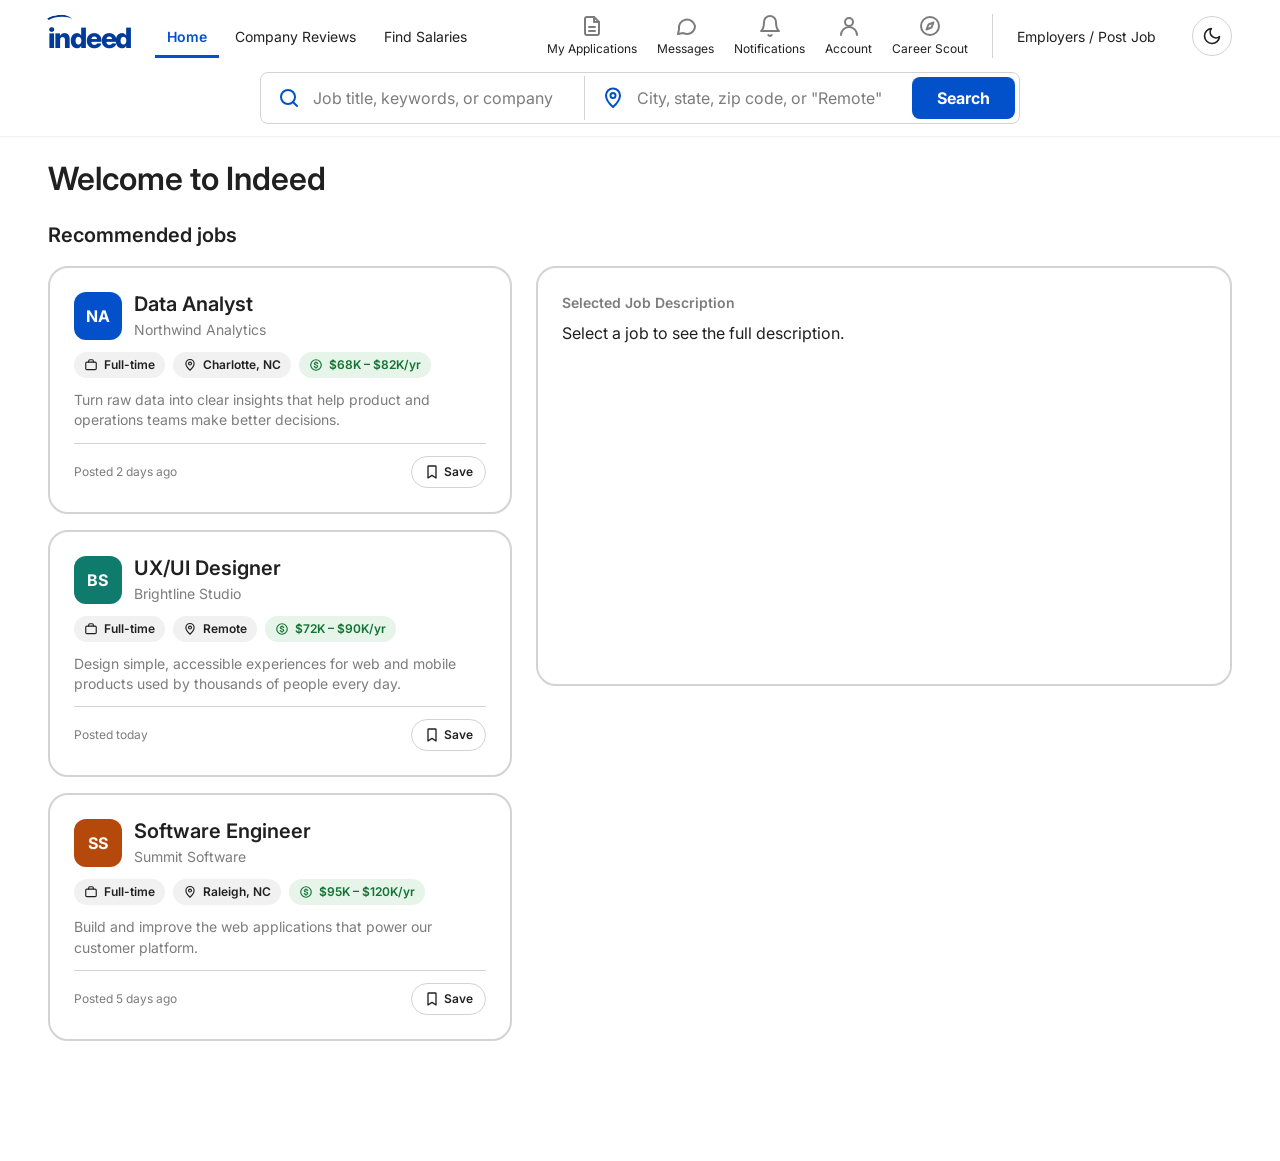
<file: home.html>
<!DOCTYPE html>
<html lang="en" data-theme="light">
<head>
  <meta charset="utf-8">
  <meta name="viewport" content="width=device-width, initial-scale=1">
  <title>Home | Indeed</title>
  <meta name="description" content="Recommended jobs for you on Indeed.">
  <link rel="preconnect" href="https://fonts.googleapis.com">
  <link rel="preconnect" href="https://fonts.gstatic.com" crossorigin>
  <link rel="stylesheet" href="https://fonts.googleapis.com/css2?family=Inter:wght@400;600;700;800&amp;display=swap">
  <link rel="stylesheet" href="css/styles.css">
  <script>
    try { document.documentElement.dataset.theme = localStorage.getItem("theme") === "dark" ? "dark" : "light"; } catch (e) {}
  </script>
  <script src="js/jobs.js" defer></script>
  <script src="js/main.js" defer></script>
</head>
<body class="has-tabbar">
  <svg class="sprite" aria-hidden="true" focusable="false">
    <symbol id="i-home" viewBox="0 0 24 24"><path d="M3 10.5 12 3l9 7.5V20a1 1 0 0 1-1 1h-5v-6H9v6H4a1 1 0 0 1-1-1z"/></symbol>
    <symbol id="i-search" viewBox="0 0 24 24"><circle cx="11" cy="11" r="7"/><path d="m20 20-4-4"/></symbol>
    <symbol id="i-pin" viewBox="0 0 24 24"><path d="M12 21s-7-6.2-7-11.5a7 7 0 0 1 14 0C19 14.8 12 21 12 21z"/><circle cx="12" cy="9.5" r="2.5"/></symbol>
    <symbol id="i-bell" viewBox="0 0 24 24"><path d="M18 8a6 6 0 0 0-12 0c0 7-3 9-3 9h18s-3-2-3-9"/><path d="M13.7 21a2 2 0 0 1-3.4 0"/></symbol>
    <symbol id="i-building" viewBox="0 0 24 24"><rect x="4" y="3" width="16" height="18" rx="1"/><path d="M9 7h1M14 7h1M9 11h1M14 11h1M9 15h1M14 15h1"/></symbol>
    <symbol id="i-salary" viewBox="0 0 24 24"><circle cx="12" cy="12" r="9"/><path d="M15 9.5c-.5-1-1.6-1.5-3-1.5-1.7 0-3 .8-3 2s1.3 1.7 3 2 3 .8 3 2-1.3 2-3 2c-1.4 0-2.5-.5-3-1.5M12 6.5V8M12 16v1.5"/></symbol>
    <symbol id="i-briefcase" viewBox="0 0 24 24"><rect x="3" y="7" width="18" height="13" rx="2"/><path d="M8 7V5a2 2 0 0 1 2-2h4a2 2 0 0 1 2 2v2"/></symbol>
    <symbol id="i-mail" viewBox="0 0 24 24"><rect x="3" y="5" width="18" height="14" rx="2"/><path d="m3 7 9 6 9-6"/></symbol>
    <symbol id="i-compass" viewBox="0 0 24 24"><circle cx="12" cy="12" r="9"/><path d="m15.5 8.5-2 5-5 2 2-5z"/></symbol>
    <symbol id="i-sun" viewBox="0 0 24 24"><circle cx="12" cy="12" r="4"/><path d="M12 2v2M12 20v2M4.9 4.9l1.4 1.4M17.7 17.7l1.4 1.4M2 12h2M20 12h2M4.9 19.1l1.4-1.4M17.7 6.3l1.4-1.4"/></symbol>
    <symbol id="i-moon" viewBox="0 0 24 24"><path d="M21 12.8A9 9 0 1 1 11.2 3a7 7 0 0 0 9.8 9.8z"/></symbol>
    <symbol id="i-image" viewBox="0 0 24 24"><rect x="3" y="3" width="18" height="18" rx="2"/><circle cx="8.5" cy="8.5" r="1.5"/><path d="m21 15-5-5L5 21"/></symbol>
    <symbol id="i-close" viewBox="0 0 24 24"><path d="M6 6l12 12M18 6 6 18"/></symbol>
    <symbol id="i-dots" viewBox="0 0 24 24"><path d="M5 12h.01M12 12h.01M19 12h.01" stroke-width="3.5"/></symbol>
    <symbol id="i-user" viewBox="0 0 24 24"><circle cx="12" cy="8" r="4"/><path d="M4 21a8 8 0 0 1 16 0"/></symbol>
    <symbol id="i-arrow-left" viewBox="0 0 24 24"><path d="M19 12H5M11 18l-6-6 6-6"/></symbol>
    <symbol id="i-arrow-right" viewBox="0 0 24 24"><path d="M5 12h14M13 6l6 6-6 6"/></symbol>
    <symbol id="i-chevron-right" viewBox="0 0 24 24"><path d="m9 6 6 6-6 6"/></symbol>
    <symbol id="i-chevron-down" viewBox="0 0 24 24"><path d="m6 9 6 6 6-6"/></symbol>
    <symbol id="i-chat" viewBox="0 0 24 24"><path d="M21 12a8 8 0 0 1-11.6 7.1L4 20l1-4.6A8 8 0 1 1 21 12z"/></symbol>
    <symbol id="i-file" viewBox="0 0 24 24"><path d="M14 3H7a2 2 0 0 0-2 2v14a2 2 0 0 0 2 2h10a2 2 0 0 0 2-2V8z"/><path d="M14 3v5h5M9 13h6M9 17h6"/></symbol>
    <symbol id="i-globe" viewBox="0 0 24 24"><circle cx="12" cy="12" r="9"/><path d="M3 12h18M12 3a14 14 0 0 1 0 18M12 3a14 14 0 0 0 0 18"/></symbol>
    <symbol id="i-trend" viewBox="0 0 24 24"><path d="m3 17 6-6 4 4 8-8M15 7h6v6"/></symbol>
    <symbol id="i-check" viewBox="0 0 24 24"><path d="m5 12.5 4.5 4.5L19 7.5"/></symbol>
    <symbol id="i-bookmark" viewBox="0 0 24 24"><path d="M6 4a1 1 0 0 1 1-1h10a1 1 0 0 1 1 1v17l-6-4-6 4z"/></symbol>
  </svg>

  <a class="skip-link" href="#main">Skip to content</a>
  <header class="site-header">
    <div class="header-bar">
      <a class="logo" href="index.html" aria-label="Indeed – start page">indeed</a>
      <button class="menu-toggle" type="button" aria-expanded="false" aria-controls="site-nav" aria-label="Open menu">
        <span class="menu-toggle__bars" aria-hidden="true"></span>
      </button>
      <nav id="site-nav" class="site-nav" aria-label="Main">
        <ul class="nav-list">
          <li class="nav-item nav-item--text nav-item--tab"><a class="nav-link" href="home.html" aria-current="page"><svg class="icon" aria-hidden="true"><use href="#i-home"></use></svg><span>Home</span></a></li>
          <li class="nav-item nav-item--text"><a class="nav-link" href="company-reviews.html"><svg class="icon" aria-hidden="true"><use href="#i-building"></use></svg><span>Company Reviews</span></a></li>
          <li class="nav-item nav-item--text"><a class="nav-link" href="salaries.html"><svg class="icon" aria-hidden="true"><use href="#i-salary"></use></svg><span>Find Salaries</span></a></li>
          <li class="nav-item nav-item--icon nav-item--tab nav-item--group-start"><a class="nav-link" href="applications.html"><svg class="icon" aria-hidden="true"><use href="#i-file"></use></svg><span>My Applications</span></a></li>
          <li class="nav-item nav-item--icon nav-item--tab"><a class="nav-link" href="messages.html"><svg class="icon" aria-hidden="true"><use href="#i-chat"></use></svg><span>Messages</span></a></li>
          <li class="nav-item nav-item--icon nav-item--first-mobile"><a class="nav-link" href="notifications.html"><svg class="icon" aria-hidden="true"><use href="#i-bell"></use></svg><span>Notifications</span></a></li>
          <li class="nav-item nav-item--icon"><a class="nav-link" href="account.html"><svg class="icon" aria-hidden="true"><use href="#i-user"></use></svg><span>Account</span></a></li>
          <li class="nav-item nav-item--icon nav-item--tab"><a class="nav-link" href="career-scout.html"><svg class="icon" aria-hidden="true"><use href="#i-compass"></use></svg><span>Career Scout</span></a></li>
          <li class="nav-item nav-item--text nav-item--end"><a class="nav-link" href="employers.html"><svg class="icon" aria-hidden="true"><use href="#i-briefcase"></use></svg><span>Employers / Post Job</span></a></li>
        </ul>
      </nav>
      <button type="button" class="theme-btn" data-theme-toggle aria-label="Switch to dark mode">
        <svg class="icon theme-btn__moon" aria-hidden="true"><use href="#i-moon"></use></svg>
        <svg class="icon theme-btn__sun" aria-hidden="true"><use href="#i-sun"></use></svg>
      </button>
    </div>
    <div class="header-search">
      <form class="search-form search-form--compact" action="search.html" method="get" role="search" autocomplete="off">
        <div class="search-field">
          <svg class="icon" aria-hidden="true"><use href="#i-search"></use></svg>
          <label class="visually-hidden" for="q-compact">What</label>
          <input id="q-compact" name="q" type="text" placeholder="Job title, keywords, or company" data-suggest="what" autocomplete="off">
        </div>
        <div class="search-field">
          <svg class="icon" aria-hidden="true"><use href="#i-pin"></use></svg>
          <label class="visually-hidden" for="l-compact">Where</label>
          <input id="l-compact" name="l" type="text" placeholder="City, state, zip code, or &quot;Remote&quot;" data-suggest="where" autocomplete="off">
        </div>
        <button class="btn btn-primary" type="submit">Search</button>
      </form>
    </div>
  </header>

  <main id="main" class="page">
    <h1 class="page-title">Welcome to Indeed</h1>
    <div class="home-layout">
      <section aria-labelledby="jobs-heading">
        <h2 id="jobs-heading" class="section-title">Recommended jobs</h2>
        <ul class="card-list card-list--home" data-home-jobs="data-analyst,ux-ui-designer,software-engineer"></ul>
      </section>
      <section class="panel job-detail" data-job-detail tabindex="-1" aria-live="polite" aria-label="Selected job description">
        <p class="eyebrow">Selected Job Description</p>
        <p>Select a job to see the full description.</p>
      </section>
    </div>
  </main>

  <nav class="tab-bar" aria-label="Sections">
    <ul class="tab-bar__list">
      <li><a class="tab-link" href="home.html" aria-current="page"><svg class="icon" aria-hidden="true"><use href="#i-home"></use></svg><span>Home</span></a></li>
      <li><a class="tab-link" href="messages.html"><svg class="icon" aria-hidden="true"><use href="#i-chat"></use></svg><span>Messages</span></a></li>
      <li><a class="tab-link" href="search.html"><svg class="icon" aria-hidden="true"><use href="#i-search"></use></svg><span>Search</span></a></li>
      <li><a class="tab-link" href="applications.html"><svg class="icon" aria-hidden="true"><use href="#i-file"></use></svg><span>My Applications</span></a></li>
      <li><a class="tab-link" href="career-scout.html"><svg class="icon" aria-hidden="true"><use href="#i-compass"></use></svg><span>Career Scout</span></a></li>
    </ul>
  </nav>
</body>
</html>
</file>
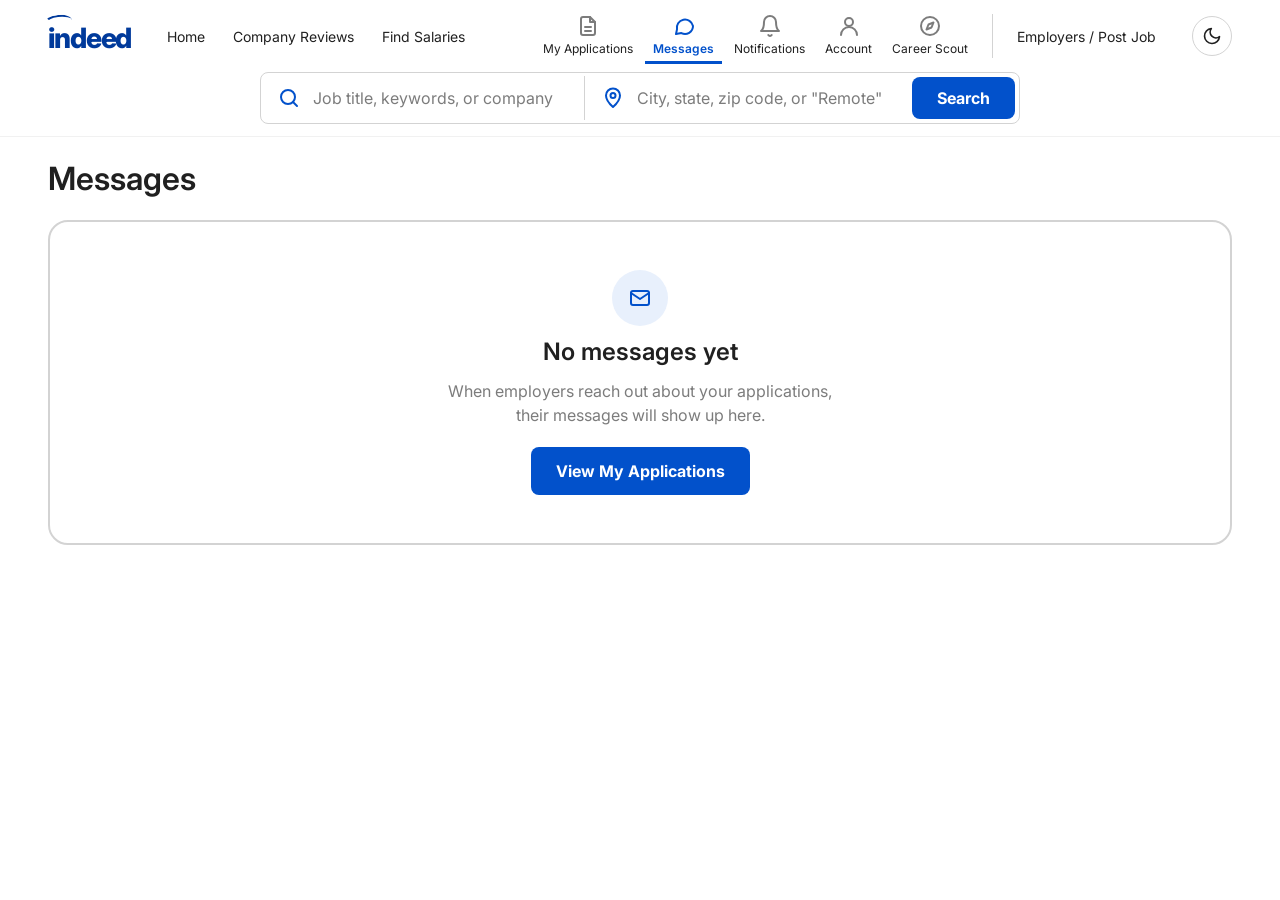
<file: messages.html>
<!DOCTYPE html>
<html lang="en" data-theme="light">
<head>
  <meta charset="utf-8">
  <meta name="viewport" content="width=device-width, initial-scale=1">
  <title>Messages | Indeed</title>
  <meta name="description" content="View messages from employers about your job applications and stay updated on your job search.">
  <link rel="preconnect" href="https://fonts.googleapis.com">
  <link rel="preconnect" href="https://fonts.gstatic.com" crossorigin>
  <link rel="stylesheet" href="https://fonts.googleapis.com/css2?family=Inter:wght@400;600;700;800&amp;display=swap">
  <link rel="stylesheet" href="css/styles.css">
  <script>
    try { document.documentElement.dataset.theme = localStorage.getItem("theme") === "dark" ? "dark" : "light"; } catch (e) {}
  </script>
  <script src="js/jobs.js" defer></script>
  <script src="js/main.js" defer></script>
</head>
<body class="has-tabbar">
  <svg class="sprite" aria-hidden="true" focusable="false">
    <symbol id="i-home" viewBox="0 0 24 24"><path d="M3 10.5 12 3l9 7.5V20a1 1 0 0 1-1 1h-5v-6H9v6H4a1 1 0 0 1-1-1z"/></symbol>
    <symbol id="i-search" viewBox="0 0 24 24"><circle cx="11" cy="11" r="7"/><path d="m20 20-4-4"/></symbol>
    <symbol id="i-pin" viewBox="0 0 24 24"><path d="M12 21s-7-6.2-7-11.5a7 7 0 0 1 14 0C19 14.8 12 21 12 21z"/><circle cx="12" cy="9.5" r="2.5"/></symbol>
    <symbol id="i-bell" viewBox="0 0 24 24"><path d="M18 8a6 6 0 0 0-12 0c0 7-3 9-3 9h18s-3-2-3-9"/><path d="M13.7 21a2 2 0 0 1-3.4 0"/></symbol>
    <symbol id="i-building" viewBox="0 0 24 24"><rect x="4" y="3" width="16" height="18" rx="1"/><path d="M9 7h1M14 7h1M9 11h1M14 11h1M9 15h1M14 15h1"/></symbol>
    <symbol id="i-salary" viewBox="0 0 24 24"><circle cx="12" cy="12" r="9"/><path d="M15 9.5c-.5-1-1.6-1.5-3-1.5-1.7 0-3 .8-3 2s1.3 1.7 3 2 3 .8 3 2-1.3 2-3 2c-1.4 0-2.5-.5-3-1.5M12 6.5V8M12 16v1.5"/></symbol>
    <symbol id="i-briefcase" viewBox="0 0 24 24"><rect x="3" y="7" width="18" height="13" rx="2"/><path d="M8 7V5a2 2 0 0 1 2-2h4a2 2 0 0 1 2 2v2"/></symbol>
    <symbol id="i-mail" viewBox="0 0 24 24"><rect x="3" y="5" width="18" height="14" rx="2"/><path d="m3 7 9 6 9-6"/></symbol>
    <symbol id="i-compass" viewBox="0 0 24 24"><circle cx="12" cy="12" r="9"/><path d="m15.5 8.5-2 5-5 2 2-5z"/></symbol>
    <symbol id="i-sun" viewBox="0 0 24 24"><circle cx="12" cy="12" r="4"/><path d="M12 2v2M12 20v2M4.9 4.9l1.4 1.4M17.7 17.7l1.4 1.4M2 12h2M20 12h2M4.9 19.1l1.4-1.4M17.7 6.3l1.4-1.4"/></symbol>
    <symbol id="i-moon" viewBox="0 0 24 24"><path d="M21 12.8A9 9 0 1 1 11.2 3a7 7 0 0 0 9.8 9.8z"/></symbol>
    <symbol id="i-image" viewBox="0 0 24 24"><rect x="3" y="3" width="18" height="18" rx="2"/><circle cx="8.5" cy="8.5" r="1.5"/><path d="m21 15-5-5L5 21"/></symbol>
    <symbol id="i-close" viewBox="0 0 24 24"><path d="M6 6l12 12M18 6 6 18"/></symbol>
    <symbol id="i-dots" viewBox="0 0 24 24"><path d="M5 12h.01M12 12h.01M19 12h.01" stroke-width="3.5"/></symbol>
    <symbol id="i-user" viewBox="0 0 24 24"><circle cx="12" cy="8" r="4"/><path d="M4 21a8 8 0 0 1 16 0"/></symbol>
    <symbol id="i-arrow-left" viewBox="0 0 24 24"><path d="M19 12H5M11 18l-6-6 6-6"/></symbol>
    <symbol id="i-arrow-right" viewBox="0 0 24 24"><path d="M5 12h14M13 6l6 6-6 6"/></symbol>
    <symbol id="i-chevron-right" viewBox="0 0 24 24"><path d="m9 6 6 6-6 6"/></symbol>
    <symbol id="i-chevron-down" viewBox="0 0 24 24"><path d="m6 9 6 6 6-6"/></symbol>
    <symbol id="i-chat" viewBox="0 0 24 24"><path d="M21 12a8 8 0 0 1-11.6 7.1L4 20l1-4.6A8 8 0 1 1 21 12z"/></symbol>
    <symbol id="i-file" viewBox="0 0 24 24"><path d="M14 3H7a2 2 0 0 0-2 2v14a2 2 0 0 0 2 2h10a2 2 0 0 0 2-2V8z"/><path d="M14 3v5h5M9 13h6M9 17h6"/></symbol>
    <symbol id="i-globe" viewBox="0 0 24 24"><circle cx="12" cy="12" r="9"/><path d="M3 12h18M12 3a14 14 0 0 1 0 18M12 3a14 14 0 0 0 0 18"/></symbol>
    <symbol id="i-trend" viewBox="0 0 24 24"><path d="m3 17 6-6 4 4 8-8M15 7h6v6"/></symbol>
    <symbol id="i-check" viewBox="0 0 24 24"><path d="m5 12.5 4.5 4.5L19 7.5"/></symbol>
  </svg>

  <a class="skip-link" href="#main">Skip to content</a>
  <header class="site-header">
    <div class="header-bar">
      <a class="logo" href="index.html" aria-label="Indeed – start page">indeed</a>
      <button class="menu-toggle" type="button" aria-expanded="false" aria-controls="site-nav" aria-label="Open menu">
        <span class="menu-toggle__bars" aria-hidden="true"></span>
      </button>
      <nav id="site-nav" class="site-nav" aria-label="Main">
        <ul class="nav-list">
          <li class="nav-item nav-item--text nav-item--tab"><a class="nav-link" href="home.html"><svg class="icon" aria-hidden="true"><use href="#i-home"></use></svg><span>Home</span></a></li>
          <li class="nav-item nav-item--text"><a class="nav-link" href="company-reviews.html"><svg class="icon" aria-hidden="true"><use href="#i-building"></use></svg><span>Company Reviews</span></a></li>
          <li class="nav-item nav-item--text"><a class="nav-link" href="salaries.html"><svg class="icon" aria-hidden="true"><use href="#i-salary"></use></svg><span>Find Salaries</span></a></li>
          <li class="nav-item nav-item--icon nav-item--tab nav-item--group-start"><a class="nav-link" href="applications.html"><svg class="icon" aria-hidden="true"><use href="#i-file"></use></svg><span>My Applications</span></a></li>
          <li class="nav-item nav-item--icon nav-item--tab"><a class="nav-link" href="messages.html" aria-current="page"><svg class="icon" aria-hidden="true"><use href="#i-chat"></use></svg><span>Messages</span></a></li>
          <li class="nav-item nav-item--icon nav-item--first-mobile"><a class="nav-link" href="notifications.html"><svg class="icon" aria-hidden="true"><use href="#i-bell"></use></svg><span>Notifications</span></a></li>
          <li class="nav-item nav-item--icon"><a class="nav-link" href="account.html"><svg class="icon" aria-hidden="true"><use href="#i-user"></use></svg><span>Account</span></a></li>
          <li class="nav-item nav-item--icon nav-item--tab"><a class="nav-link" href="career-scout.html"><svg class="icon" aria-hidden="true"><use href="#i-compass"></use></svg><span>Career Scout</span></a></li>
          <li class="nav-item nav-item--text nav-item--end"><a class="nav-link" href="employers.html"><svg class="icon" aria-hidden="true"><use href="#i-briefcase"></use></svg><span>Employers / Post Job</span></a></li>
        </ul>
      </nav>
      <button type="button" class="theme-btn" data-theme-toggle aria-label="Switch to dark mode">
        <svg class="icon theme-btn__moon" aria-hidden="true"><use href="#i-moon"></use></svg>
        <svg class="icon theme-btn__sun" aria-hidden="true"><use href="#i-sun"></use></svg>
      </button>
    </div>
    <div class="header-search">
      <form class="search-form search-form--compact" action="search.html" method="get" role="search" autocomplete="off">
        <div class="search-field">
          <svg class="icon" aria-hidden="true"><use href="#i-search"></use></svg>
          <label class="visually-hidden" for="q-compact">What</label>
          <input id="q-compact" name="q" type="text" placeholder="Job title, keywords, or company" data-suggest="what" autocomplete="off">
        </div>
        <div class="search-field">
          <svg class="icon" aria-hidden="true"><use href="#i-pin"></use></svg>
          <label class="visually-hidden" for="l-compact">Where</label>
          <input id="l-compact" name="l" type="text" placeholder="City, state, zip code, or &quot;Remote&quot;" data-suggest="where" autocomplete="off">
        </div>
        <button class="btn btn-primary" type="submit">Search</button>
      </form>
    </div>
  </header>

  <main id="main" class="page">
    <h1 class="page-title">Messages</h1>
    <section class="panel empty-state" aria-labelledby="messages-empty-heading">
      <span class="empty-state__icon"><svg class="icon" aria-hidden="true"><use href="#i-mail"></use></svg></span>
      <h2 id="messages-empty-heading">No messages yet</h2>
      <p>When employers reach out about your applications, their messages will show up here.</p>
      <a class="btn btn-primary" href="applications.html">View My Applications</a>
    </section>
  </main>

  <nav class="tab-bar" aria-label="Sections">
    <ul class="tab-bar__list">
      <li><a class="tab-link" href="home.html"><svg class="icon" aria-hidden="true"><use href="#i-home"></use></svg><span>Home</span></a></li>
      <li><a class="tab-link" href="messages.html" aria-current="page"><svg class="icon" aria-hidden="true"><use href="#i-chat"></use></svg><span>Messages</span></a></li>
      <li><a class="tab-link" href="search.html"><svg class="icon" aria-hidden="true"><use href="#i-search"></use></svg><span>Search</span></a></li>
      <li><a class="tab-link" href="applications.html"><svg class="icon" aria-hidden="true"><use href="#i-file"></use></svg><span>My Applications</span></a></li>
      <li><a class="tab-link" href="career-scout.html"><svg class="icon" aria-hidden="true"><use href="#i-compass"></use></svg><span>Career Scout</span></a></li>
    </ul>
  </nav>
</body>
</html>
</file>
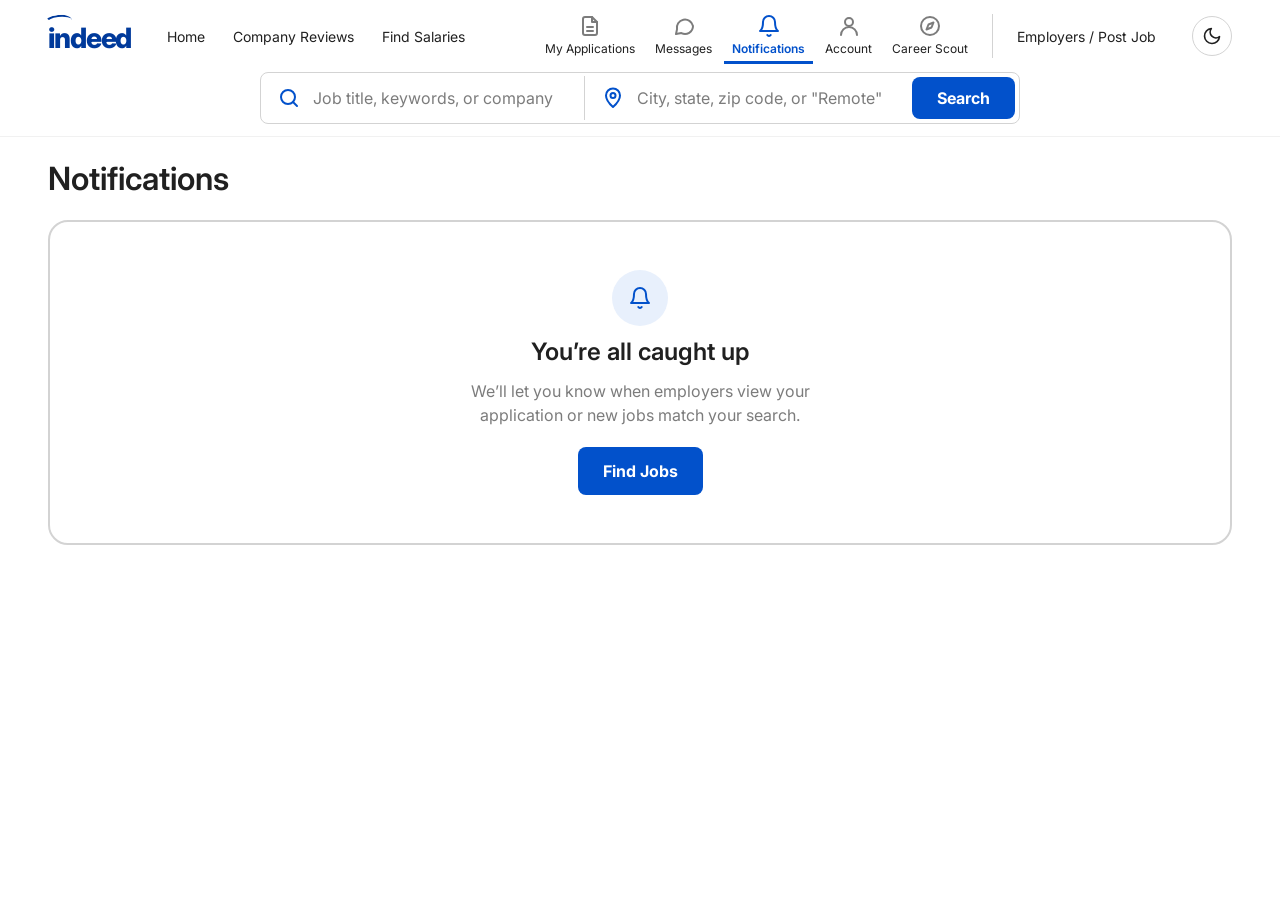
<file: notifications.html>
<!DOCTYPE html>
<html lang="en" data-theme="light">
<head>
  <meta charset="utf-8">
  <meta name="viewport" content="width=device-width, initial-scale=1">
  <title>Notifications | Indeed</title>
  <meta name="description" content="View job alerts, application updates, and notifications related to your job search.">  <link rel="preconnect" href="https://fonts.googleapis.com">
  <link rel="preconnect" href="https://fonts.gstatic.com" crossorigin>
  <link rel="stylesheet" href="https://fonts.googleapis.com/css2?family=Inter:wght@400;600;700;800&amp;display=swap">
  <link rel="stylesheet" href="css/styles.css">
  <script>
    try { document.documentElement.dataset.theme = localStorage.getItem("theme") === "dark" ? "dark" : "light"; } catch (e) {}
  </script>
  <script src="js/jobs.js" defer></script>
  <script src="js/main.js" defer></script>
</head>
<body class="has-tabbar">
  <svg class="sprite" aria-hidden="true" focusable="false">
    <symbol id="i-home" viewBox="0 0 24 24"><path d="M3 10.5 12 3l9 7.5V20a1 1 0 0 1-1 1h-5v-6H9v6H4a1 1 0 0 1-1-1z"/></symbol>
    <symbol id="i-search" viewBox="0 0 24 24"><circle cx="11" cy="11" r="7"/><path d="m20 20-4-4"/></symbol>
    <symbol id="i-pin" viewBox="0 0 24 24"><path d="M12 21s-7-6.2-7-11.5a7 7 0 0 1 14 0C19 14.8 12 21 12 21z"/><circle cx="12" cy="9.5" r="2.5"/></symbol>
    <symbol id="i-bell" viewBox="0 0 24 24"><path d="M18 8a6 6 0 0 0-12 0c0 7-3 9-3 9h18s-3-2-3-9"/><path d="M13.7 21a2 2 0 0 1-3.4 0"/></symbol>
    <symbol id="i-building" viewBox="0 0 24 24"><rect x="4" y="3" width="16" height="18" rx="1"/><path d="M9 7h1M14 7h1M9 11h1M14 11h1M9 15h1M14 15h1"/></symbol>
    <symbol id="i-salary" viewBox="0 0 24 24"><circle cx="12" cy="12" r="9"/><path d="M15 9.5c-.5-1-1.6-1.5-3-1.5-1.7 0-3 .8-3 2s1.3 1.7 3 2 3 .8 3 2-1.3 2-3 2c-1.4 0-2.5-.5-3-1.5M12 6.5V8M12 16v1.5"/></symbol>
    <symbol id="i-briefcase" viewBox="0 0 24 24"><rect x="3" y="7" width="18" height="13" rx="2"/><path d="M8 7V5a2 2 0 0 1 2-2h4a2 2 0 0 1 2 2v2"/></symbol>
    <symbol id="i-mail" viewBox="0 0 24 24"><rect x="3" y="5" width="18" height="14" rx="2"/><path d="m3 7 9 6 9-6"/></symbol>
    <symbol id="i-compass" viewBox="0 0 24 24"><circle cx="12" cy="12" r="9"/><path d="m15.5 8.5-2 5-5 2 2-5z"/></symbol>
    <symbol id="i-sun" viewBox="0 0 24 24"><circle cx="12" cy="12" r="4"/><path d="M12 2v2M12 20v2M4.9 4.9l1.4 1.4M17.7 17.7l1.4 1.4M2 12h2M20 12h2M4.9 19.1l1.4-1.4M17.7 6.3l1.4-1.4"/></symbol>
    <symbol id="i-moon" viewBox="0 0 24 24"><path d="M21 12.8A9 9 0 1 1 11.2 3a7 7 0 0 0 9.8 9.8z"/></symbol>
    <symbol id="i-image" viewBox="0 0 24 24"><rect x="3" y="3" width="18" height="18" rx="2"/><circle cx="8.5" cy="8.5" r="1.5"/><path d="m21 15-5-5L5 21"/></symbol>
    <symbol id="i-close" viewBox="0 0 24 24"><path d="M6 6l12 12M18 6 6 18"/></symbol>
    <symbol id="i-dots" viewBox="0 0 24 24"><path d="M5 12h.01M12 12h.01M19 12h.01" stroke-width="3.5"/></symbol>
    <symbol id="i-user" viewBox="0 0 24 24"><circle cx="12" cy="8" r="4"/><path d="M4 21a8 8 0 0 1 16 0"/></symbol>
    <symbol id="i-arrow-left" viewBox="0 0 24 24"><path d="M19 12H5M11 18l-6-6 6-6"/></symbol>
    <symbol id="i-arrow-right" viewBox="0 0 24 24"><path d="M5 12h14M13 6l6 6-6 6"/></symbol>
    <symbol id="i-chevron-right" viewBox="0 0 24 24"><path d="m9 6 6 6-6 6"/></symbol>
    <symbol id="i-chevron-down" viewBox="0 0 24 24"><path d="m6 9 6 6 6-6"/></symbol>
    <symbol id="i-chat" viewBox="0 0 24 24"><path d="M21 12a8 8 0 0 1-11.6 7.1L4 20l1-4.6A8 8 0 1 1 21 12z"/></symbol>
    <symbol id="i-file" viewBox="0 0 24 24"><path d="M14 3H7a2 2 0 0 0-2 2v14a2 2 0 0 0 2 2h10a2 2 0 0 0 2-2V8z"/><path d="M14 3v5h5M9 13h6M9 17h6"/></symbol>
    <symbol id="i-globe" viewBox="0 0 24 24"><circle cx="12" cy="12" r="9"/><path d="M3 12h18M12 3a14 14 0 0 1 0 18M12 3a14 14 0 0 0 0 18"/></symbol>
    <symbol id="i-trend" viewBox="0 0 24 24"><path d="m3 17 6-6 4 4 8-8M15 7h6v6"/></symbol>
    <symbol id="i-check" viewBox="0 0 24 24"><path d="m5 12.5 4.5 4.5L19 7.5"/></symbol>
  </svg>

  <a class="skip-link" href="#main">Skip to content</a>
  <header class="site-header">
    <div class="header-bar">
      <a class="logo" href="index.html" aria-label="Indeed – start page">indeed</a>
      <button class="menu-toggle" type="button" aria-expanded="false" aria-controls="site-nav" aria-label="Open menu">
        <span class="menu-toggle__bars" aria-hidden="true"></span>
      </button>
      <nav id="site-nav" class="site-nav" aria-label="Main">
        <ul class="nav-list">
          <li class="nav-item nav-item--text nav-item--tab"><a class="nav-link" href="home.html"><svg class="icon" aria-hidden="true"><use href="#i-home"></use></svg><span>Home</span></a></li>
          <li class="nav-item nav-item--text"><a class="nav-link" href="company-reviews.html"><svg class="icon" aria-hidden="true"><use href="#i-building"></use></svg><span>Company Reviews</span></a></li>
          <li class="nav-item nav-item--text"><a class="nav-link" href="salaries.html"><svg class="icon" aria-hidden="true"><use href="#i-salary"></use></svg><span>Find Salaries</span></a></li>
          <li class="nav-item nav-item--icon nav-item--tab nav-item--group-start"><a class="nav-link" href="applications.html"><svg class="icon" aria-hidden="true"><use href="#i-file"></use></svg><span>My Applications</span></a></li>
          <li class="nav-item nav-item--icon nav-item--tab"><a class="nav-link" href="messages.html"><svg class="icon" aria-hidden="true"><use href="#i-chat"></use></svg><span>Messages</span></a></li>
          <li class="nav-item nav-item--icon nav-item--first-mobile"><a class="nav-link" href="notifications.html" aria-current="page"><svg class="icon" aria-hidden="true"><use href="#i-bell"></use></svg><span>Notifications</span></a></li>
          <li class="nav-item nav-item--icon"><a class="nav-link" href="account.html"><svg class="icon" aria-hidden="true"><use href="#i-user"></use></svg><span>Account</span></a></li>
          <li class="nav-item nav-item--icon nav-item--tab"><a class="nav-link" href="career-scout.html"><svg class="icon" aria-hidden="true"><use href="#i-compass"></use></svg><span>Career Scout</span></a></li>
          <li class="nav-item nav-item--text nav-item--end"><a class="nav-link" href="employers.html"><svg class="icon" aria-hidden="true"><use href="#i-briefcase"></use></svg><span>Employers / Post Job</span></a></li>
        </ul>
      </nav>
      <button type="button" class="theme-btn" data-theme-toggle aria-label="Switch to dark mode">
        <svg class="icon theme-btn__moon" aria-hidden="true"><use href="#i-moon"></use></svg>
        <svg class="icon theme-btn__sun" aria-hidden="true"><use href="#i-sun"></use></svg>
      </button>
    </div>
    <div class="header-search">
      <form class="search-form search-form--compact" action="search.html" method="get" role="search" autocomplete="off">
        <div class="search-field">
          <svg class="icon" aria-hidden="true"><use href="#i-search"></use></svg>
          <label class="visually-hidden" for="q-compact">What</label>
          <input id="q-compact" name="q" type="text" placeholder="Job title, keywords, or company" data-suggest="what" autocomplete="off">
        </div>
        <div class="search-field">
          <svg class="icon" aria-hidden="true"><use href="#i-pin"></use></svg>
          <label class="visually-hidden" for="l-compact">Where</label>
          <input id="l-compact" name="l" type="text" placeholder="City, state, zip code, or &quot;Remote&quot;" data-suggest="where" autocomplete="off">
        </div>
        <button class="btn btn-primary" type="submit">Search</button>
      </form>
    </div>
  </header>

  <main id="main" class="page">
    <h1 class="page-title">Notifications</h1>
    <section class="panel empty-state">
      <span class="empty-state__icon"><svg class="icon" aria-hidden="true"><use href="#i-bell"></use></svg></span>
      <h2>You’re all caught up</h2>
      <p>We’ll let you know when employers view your application or new jobs match your search.</p>
      <a class="btn btn-primary" href="search.html">Find Jobs</a>
    </section>
  </main>

  <nav class="tab-bar" aria-label="Sections">
    <ul class="tab-bar__list">
      <li><a class="tab-link" href="home.html"><svg class="icon" aria-hidden="true"><use href="#i-home"></use></svg><span>Home</span></a></li>
      <li><a class="tab-link" href="messages.html"><svg class="icon" aria-hidden="true"><use href="#i-chat"></use></svg><span>Messages</span></a></li>
      <li><a class="tab-link" href="search.html"><svg class="icon" aria-hidden="true"><use href="#i-search"></use></svg><span>Search</span></a></li>
      <li><a class="tab-link" href="applications.html"><svg class="icon" aria-hidden="true"><use href="#i-file"></use></svg><span>My Applications</span></a></li>
      <li><a class="tab-link" href="career-scout.html"><svg class="icon" aria-hidden="true"><use href="#i-compass"></use></svg><span>Career Scout</span></a></li>
    </ul>
  </nav>
</body>
</html>
</file>
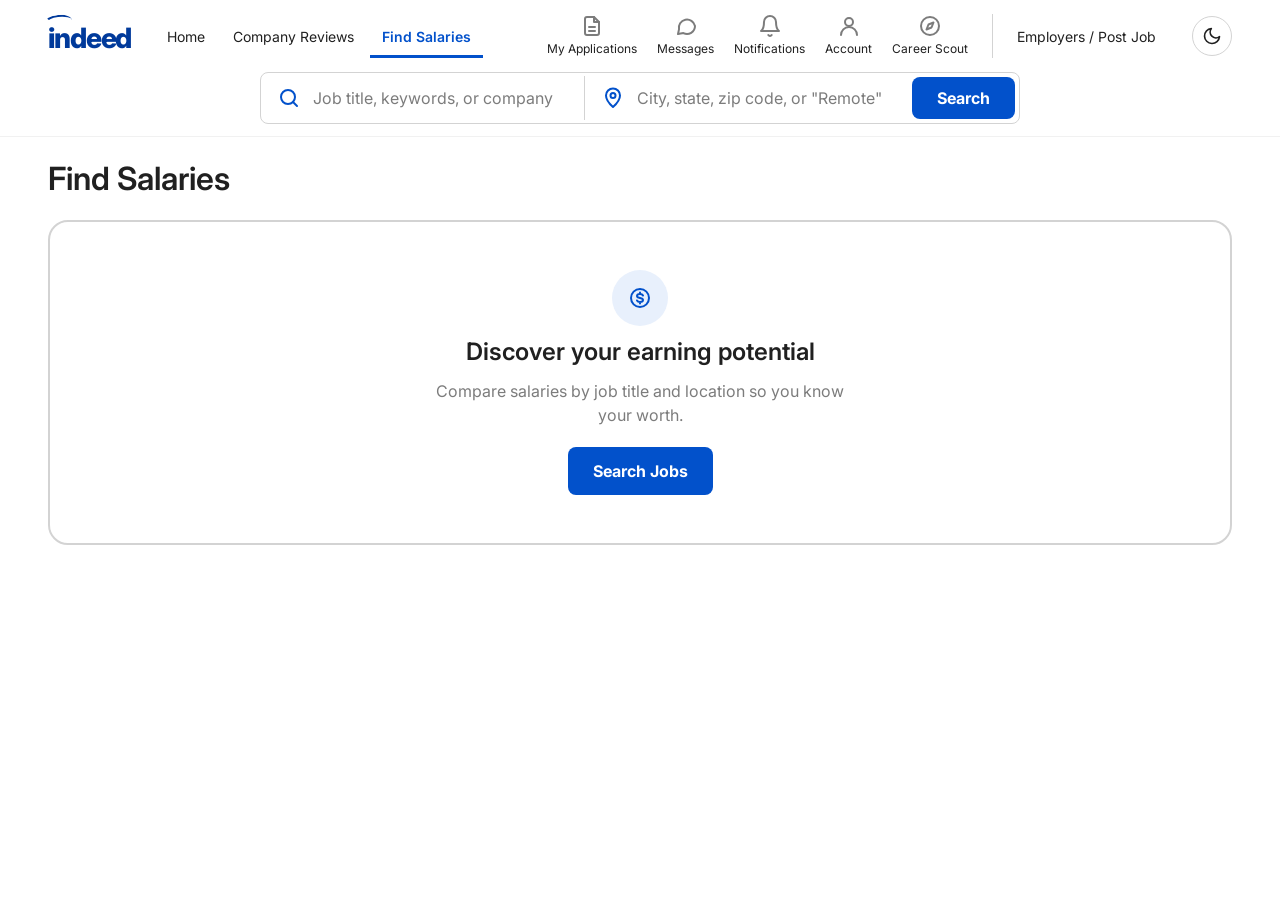
<file: salaries.html>
<!DOCTYPE html>
<html lang="en" data-theme="light">
<head>
  <meta charset="utf-8">
  <meta name="viewport" content="width=device-width, initial-scale=1">
  <title>Find Salaries | Indeed</title>
  <meta name="description" content="Compare salaries by job title and location so you know your worth.">

  <link rel="preconnect" href="https://fonts.googleapis.com">
  <link rel="preconnect" href="https://fonts.gstatic.com" crossorigin>
  <link rel="stylesheet" href="https://fonts.googleapis.com/css2?family=Inter:wght@400;600;700;800&amp;display=swap">
  <link rel="stylesheet" href="css/styles.css">

  <script>
    try {
      document.documentElement.dataset.theme =
        localStorage.getItem("theme") === "dark" ? "dark" : "light";
    } catch (e) {}
  </script>
  <script src="js/jobs.js" defer></script>
  <script src="js/main.js" defer></script>
</head>

<body class="has-tabbar">
  <!-- Icons -->
  <svg class="sprite" aria-hidden="true" focusable="false">
    <symbol id="i-home" viewBox="0 0 24 24"><path d="M3 10.5 12 3l9 7.5V20a1 1 0 0 1-1 1h-5v-6H9v6H4a1 1 0 0 1-1-1z"/></symbol>
    <symbol id="i-search" viewBox="0 0 24 24"><circle cx="11" cy="11" r="7"/><path d="m20 20-4-4"/></symbol>
    <symbol id="i-pin" viewBox="0 0 24 24"><path d="M12 21s-7-6.2-7-11.5a7 7 0 0 1 14 0C19 14.8 12 21 12 21z"/><circle cx="12" cy="9.5" r="2.5"/></symbol>
    <symbol id="i-bell" viewBox="0 0 24 24"><path d="M18 8a6 6 0 0 0-12 0c0 7-3 9-3 9h18s-3-2-3-9"/><path d="M13.7 21a2 2 0 0 1-3.4 0"/></symbol>
    <symbol id="i-building" viewBox="0 0 24 24"><rect x="4" y="3" width="16" height="18" rx="1"/><path d="M9 7h1M14 7h1M9 11h1M14 11h1M9 15h1M14 15h1"/></symbol>
    <symbol id="i-salary" viewBox="0 0 24 24"><circle cx="12" cy="12" r="9"/><path d="M15 9.5c-.5-1-1.6-1.5-3-1.5-1.7 0-3 .8-3 2s1.3 1.7 3 2 3 .8 3 2-1.3 2-3 2c-1.4 0-2.5-.5-3-1.5M12 6.5V8M12 16v1.5"/></symbol>
    <symbol id="i-briefcase" viewBox="0 0 24 24"><rect x="3" y="7" width="18" height="13" rx="2"/><path d="M8 7V5a2 2 0 0 1 2-2h4a2 2 0 0 1 2 2v2"/></symbol>
    <symbol id="i-mail" viewBox="0 0 24 24"><rect x="3" y="5" width="18" height="14" rx="2"/><path d="m3 7 9 6 9-6"/></symbol>
    <symbol id="i-compass" viewBox="0 0 24 24"><circle cx="12" cy="12" r="9"/><path d="m15.5 8.5-2 5-5 2 2-5z"/></symbol>
    <symbol id="i-sun" viewBox="0 0 24 24"><circle cx="12" cy="12" r="4"/><path d="M12 2v2M12 20v2M4.9 4.9l1.4 1.4M17.7 17.7l1.4 1.4M2 12h2M20 12h2M4.9 19.1l1.4-1.4M17.7 6.3l1.4-1.4"/></symbol>
    <symbol id="i-moon" viewBox="0 0 24 24"><path d="M21 12.8A9 9 0 1 1 11.2 3a7 7 0 0 0 9.8 9.8z"/></symbol>
    <symbol id="i-image" viewBox="0 0 24 24"><rect x="3" y="3" width="18" height="18" rx="2"/><circle cx="8.5" cy="8.5" r="1.5"/><path d="m21 15-5-5L5 21"/></symbol>
    <symbol id="i-close" viewBox="0 0 24 24"><path d="M6 6l12 12M18 6 6 18"/></symbol>
    <symbol id="i-dots" viewBox="0 0 24 24"><path d="M5 12h.01M12 12h.01M19 12h.01" stroke-width="3.5"/></symbol>
    <symbol id="i-user" viewBox="0 0 24 24"><circle cx="12" cy="8" r="4"/><path d="M4 21a8 8 0 0 1 16 0"/></symbol>
    <symbol id="i-arrow-left" viewBox="0 0 24 24"><path d="M19 12H5M11 18l-6-6 6-6"/></symbol>
    <symbol id="i-arrow-right" viewBox="0 0 24 24"><path d="M5 12h14M13 6l6 6-6 6"/></symbol>
    <symbol id="i-chevron-right" viewBox="0 0 24 24"><path d="m9 6 6 6-6 6"/></symbol>
    <symbol id="i-chevron-down" viewBox="0 0 24 24"><path d="m6 9 6 6 6-6"/></symbol>
    <symbol id="i-chat" viewBox="0 0 24 24"><path d="M21 12a8 8 0 0 1-11.6 7.1L4 20l1-4.6A8 8 0 1 1 21 12z"/></symbol>
    <symbol id="i-file" viewBox="0 0 24 24"><path d="M14 3H7a2 2 0 0 0-2 2v14a2 2 0 0 0 2 2h10a2 2 0 0 0 2-2V8z"/><path d="M14 3v5h5M9 13h6M9 17h6"/></symbol>
    <symbol id="i-globe" viewBox="0 0 24 24"><circle cx="12" cy="12" r="9"/><path d="M3 12h18M12 3a14 14 0 0 1 0 18M12 3a14 14 0 0 0 0 18"/></symbol>
    <symbol id="i-trend" viewBox="0 0 24 24"><path d="m3 17 6-6 4 4 8-8M15 7h6v6"/></symbol>
    <symbol id="i-check" viewBox="0 0 24 24"><path d="m5 12.5 4.5 4.5L19 7.5"/></symbol>
  </svg>

  <a class="skip-link" href="#main">Skip to content</a>

  <!-- Header -->
  <header class="site-header">
    <div class="header-bar">
      <a class="logo" href="index.html" aria-label="Indeed – start page">indeed</a>

      <button class="menu-toggle" type="button" aria-expanded="false" aria-controls="site-nav" aria-label="Open menu">
        <span class="menu-toggle__bars" aria-hidden="true"></span>
      </button>

      <nav id="site-nav" class="site-nav" aria-label="Main">
        <ul class="nav-list">
          <li class="nav-item nav-item--text nav-item--tab"><a class="nav-link" href="home.html"><svg class="icon" aria-hidden="true"><use href="#i-home"></use></svg><span>Home</span></a></li>
          <li class="nav-item nav-item--text"><a class="nav-link" href="company-reviews.html"><svg class="icon" aria-hidden="true"><use href="#i-building"></use></svg><span>Company Reviews</span></a></li>
          <li class="nav-item nav-item--text"><a class="nav-link" href="salaries.html" aria-current="page"><svg class="icon" aria-hidden="true"><use href="#i-salary"></use></svg><span>Find Salaries</span></a></li>
          <li class="nav-item nav-item--icon nav-item--tab nav-item--group-start"><a class="nav-link" href="applications.html"><svg class="icon" aria-hidden="true"><use href="#i-file"></use></svg><span>My Applications</span></a></li>
          <li class="nav-item nav-item--icon nav-item--tab"><a class="nav-link" href="messages.html"><svg class="icon" aria-hidden="true"><use href="#i-chat"></use></svg><span>Messages</span></a></li>
          <li class="nav-item nav-item--icon nav-item--first-mobile"><a class="nav-link" href="notifications.html"><svg class="icon" aria-hidden="true"><use href="#i-bell"></use></svg><span>Notifications</span></a></li>
          <li class="nav-item nav-item--icon"><a class="nav-link" href="account.html"><svg class="icon" aria-hidden="true"><use href="#i-user"></use></svg><span>Account</span></a></li>
          <li class="nav-item nav-item--icon nav-item--tab"><a class="nav-link" href="career-scout.html"><svg class="icon" aria-hidden="true"><use href="#i-compass"></use></svg><span>Career Scout</span></a></li>
          <li class="nav-item nav-item--text nav-item--end"><a class="nav-link" href="employers.html"><svg class="icon" aria-hidden="true"><use href="#i-briefcase"></use></svg><span>Employers / Post Job</span></a></li>
        </ul>
      </nav>
      <button type="button" class="theme-btn" data-theme-toggle aria-label="Switch to dark mode">
        <svg class="icon theme-btn__moon" aria-hidden="true"><use href="#i-moon"></use></svg>
        <svg class="icon theme-btn__sun" aria-hidden="true"><use href="#i-sun"></use></svg>
      </button>
    </div>

    <!-- Job Search -->
    <div class="header-search">
      <form class="search-form search-form--compact" action="search.html" method="get" role="search" autocomplete="off">
        <div class="search-field">
          <svg class="icon" aria-hidden="true"><use href="#i-search"></use></svg>
          <label class="visually-hidden" for="q-compact">What</label>
          <input id="q-compact" name="q" type="text" placeholder="Job title, keywords, or company" data-suggest="what" autocomplete="off">
        </div>

        <div class="search-field">
          <svg class="icon" aria-hidden="true"><use href="#i-pin"></use></svg>
          <label class="visually-hidden" for="l-compact">Where</label>
          <input id="l-compact" name="l" type="text" placeholder="City, state, zip code, or &quot;Remote&quot;" data-suggest="where" autocomplete="off">
        </div>

        <button class="btn btn-primary" type="submit">Search</button>
      </form>
    </div>
  </header>

  <!-- Salaries -->
  <main id="main" class="page">
    <h1 class="page-title">Find Salaries</h1>

    <section class="panel empty-state">
      <span class="empty-state__icon">
        <svg class="icon" aria-hidden="true"><use href="#i-salary"></use></svg>
      </span>
      <h2>Discover your earning potential</h2>
      <p>Compare salaries by job title and location so you know your worth.</p>
      <a class="btn btn-primary" href="search.html">Search Jobs</a>
    </section>
  </main>

  <!-- Mobile Tab Bar -->
  <nav class="tab-bar" aria-label="Sections">
    <ul class="tab-bar__list">
      <li><a class="tab-link" href="home.html"><svg class="icon" aria-hidden="true"><use href="#i-home"></use></svg><span>Home</span></a></li>
      <li><a class="tab-link" href="messages.html"><svg class="icon" aria-hidden="true"><use href="#i-chat"></use></svg><span>Messages</span></a></li>
      <li><a class="tab-link" href="search.html"><svg class="icon" aria-hidden="true"><use href="#i-search"></use></svg><span>Search</span></a></li>
      <li><a class="tab-link" href="applications.html"><svg class="icon" aria-hidden="true"><use href="#i-file"></use></svg><span>My Applications</span></a></li>
      <li><a class="tab-link" href="career-scout.html"><svg class="icon" aria-hidden="true"><use href="#i-compass"></use></svg><span>Career Scout</span></a></li>
    </ul>
  </nav>

  <!-- Theme Toggle -->
</body>
</html>
</file>
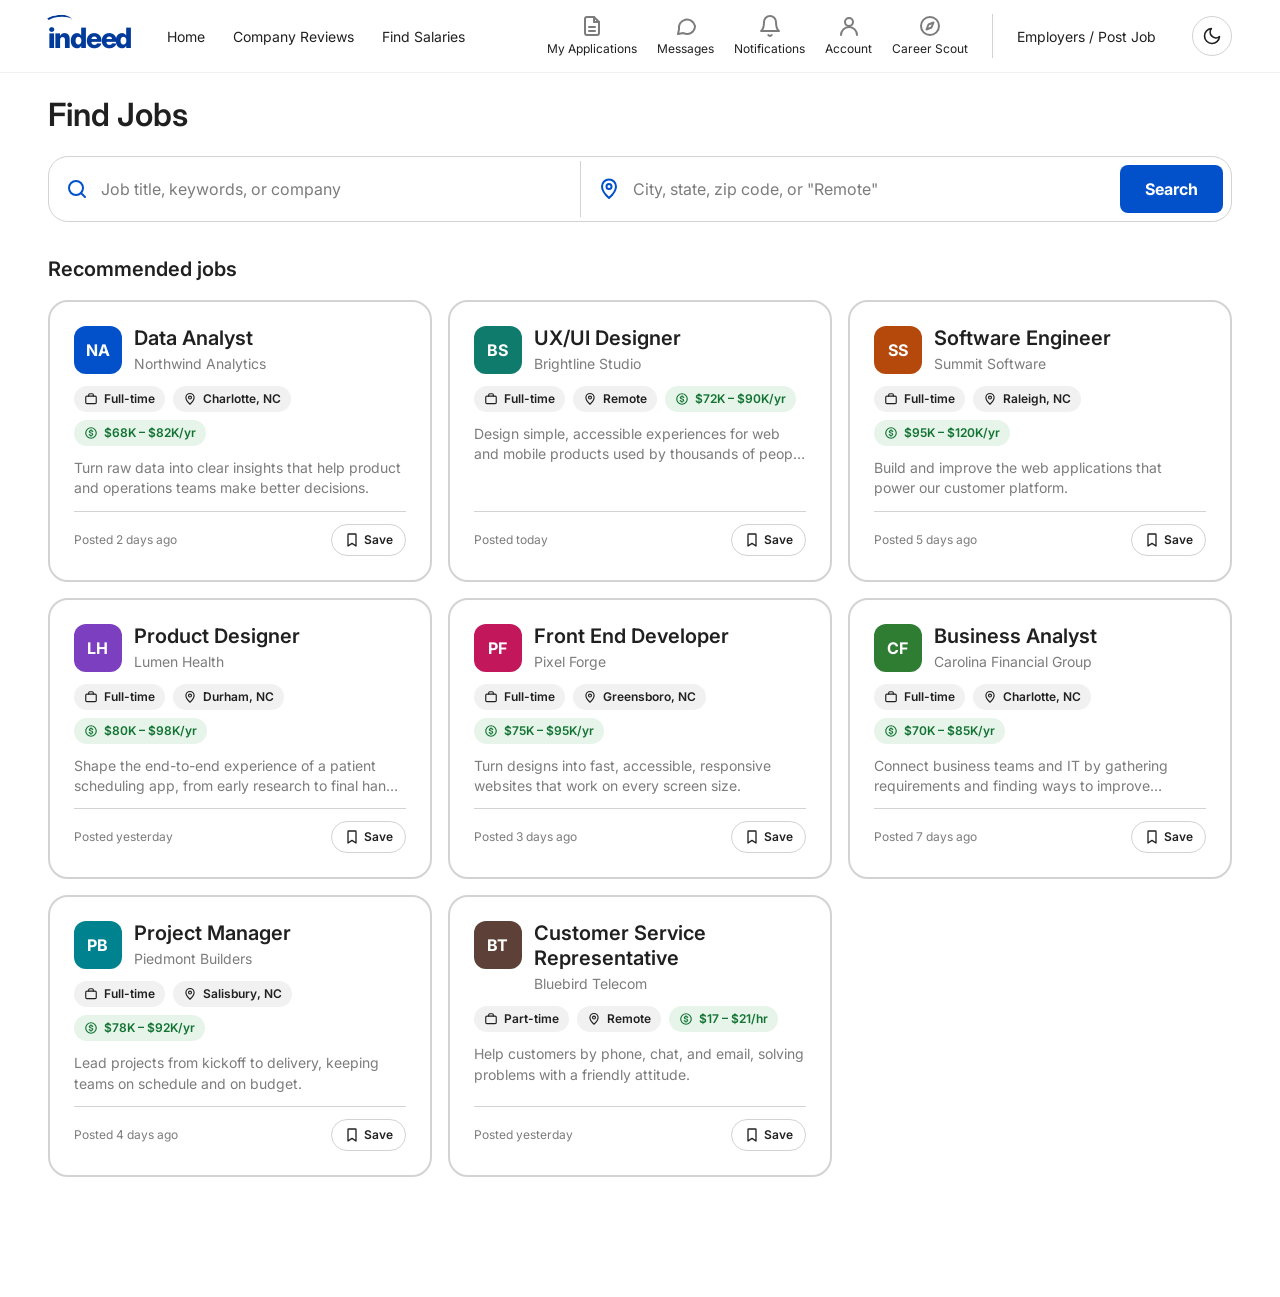
<file: search.html>
<!DOCTYPE html>
<html lang="en" data-theme="light">
<head>
  <meta charset="utf-8">
  <meta name="viewport" content="width=device-width, initial-scale=1">
  <title>Find Jobs | Indeed</title>
  <meta name="description" content="Search jobs by title, keyword, company, or location.">

  <link rel="preconnect" href="https://fonts.googleapis.com">
  <link rel="preconnect" href="https://fonts.gstatic.com" crossorigin>
  <link rel="stylesheet" href="https://fonts.googleapis.com/css2?family=Inter:wght@400;600;700;800&amp;display=swap">
  <link rel="stylesheet" href="css/styles.css">

  <script>
    try {
      document.documentElement.dataset.theme =
        localStorage.getItem("theme") === "dark" ? "dark" : "light";
    } catch (e) {}
  </script>
  <script src="js/jobs.js" defer></script>
  <script src="js/main.js" defer></script>
</head>

<body class="has-tabbar">
  <!-- Icons -->
  <svg class="sprite" aria-hidden="true" focusable="false">
    <symbol id="i-home" viewBox="0 0 24 24"><path d="M3 10.5 12 3l9 7.5V20a1 1 0 0 1-1 1h-5v-6H9v6H4a1 1 0 0 1-1-1z"/></symbol>
    <symbol id="i-search" viewBox="0 0 24 24"><circle cx="11" cy="11" r="7"/><path d="m20 20-4-4"/></symbol>
    <symbol id="i-pin" viewBox="0 0 24 24"><path d="M12 21s-7-6.2-7-11.5a7 7 0 0 1 14 0C19 14.8 12 21 12 21z"/><circle cx="12" cy="9.5" r="2.5"/></symbol>
    <symbol id="i-bell" viewBox="0 0 24 24"><path d="M18 8a6 6 0 0 0-12 0c0 7-3 9-3 9h18s-3-2-3-9"/><path d="M13.7 21a2 2 0 0 1-3.4 0"/></symbol>
    <symbol id="i-building" viewBox="0 0 24 24"><rect x="4" y="3" width="16" height="18" rx="1"/><path d="M9 7h1M14 7h1M9 11h1M14 11h1M9 15h1M14 15h1"/></symbol>
    <symbol id="i-salary" viewBox="0 0 24 24"><circle cx="12" cy="12" r="9"/><path d="M15 9.5c-.5-1-1.6-1.5-3-1.5-1.7 0-3 .8-3 2s1.3 1.7 3 2 3 .8 3 2-1.3 2-3 2c-1.4 0-2.5-.5-3-1.5M12 6.5V8M12 16v1.5"/></symbol>
    <symbol id="i-briefcase" viewBox="0 0 24 24"><rect x="3" y="7" width="18" height="13" rx="2"/><path d="M8 7V5a2 2 0 0 1 2-2h4a2 2 0 0 1 2 2v2"/></symbol>
    <symbol id="i-mail" viewBox="0 0 24 24"><rect x="3" y="5" width="18" height="14" rx="2"/><path d="m3 7 9 6 9-6"/></symbol>
    <symbol id="i-compass" viewBox="0 0 24 24"><circle cx="12" cy="12" r="9"/><path d="m15.5 8.5-2 5-5 2 2-5z"/></symbol>
    <symbol id="i-sun" viewBox="0 0 24 24"><circle cx="12" cy="12" r="4"/><path d="M12 2v2M12 20v2M4.9 4.9l1.4 1.4M17.7 17.7l1.4 1.4M2 12h2M20 12h2M4.9 19.1l1.4-1.4M17.7 6.3l1.4-1.4"/></symbol>
    <symbol id="i-moon" viewBox="0 0 24 24"><path d="M21 12.8A9 9 0 1 1 11.2 3a7 7 0 0 0 9.8 9.8z"/></symbol>
    <symbol id="i-image" viewBox="0 0 24 24"><rect x="3" y="3" width="18" height="18" rx="2"/><circle cx="8.5" cy="8.5" r="1.5"/><path d="m21 15-5-5L5 21"/></symbol>
    <symbol id="i-close" viewBox="0 0 24 24"><path d="M6 6l12 12M18 6 6 18"/></symbol>
    <symbol id="i-dots" viewBox="0 0 24 24"><path d="M5 12h.01M12 12h.01M19 12h.01" stroke-width="3.5"/></symbol>
    <symbol id="i-user" viewBox="0 0 24 24"><circle cx="12" cy="8" r="4"/><path d="M4 21a8 8 0 0 1 16 0"/></symbol>
    <symbol id="i-arrow-left" viewBox="0 0 24 24"><path d="M19 12H5M11 18l-6-6 6-6"/></symbol>
    <symbol id="i-arrow-right" viewBox="0 0 24 24"><path d="M5 12h14M13 6l6 6-6 6"/></symbol>
    <symbol id="i-chevron-right" viewBox="0 0 24 24"><path d="m9 6 6 6-6 6"/></symbol>
    <symbol id="i-chevron-down" viewBox="0 0 24 24"><path d="m6 9 6 6 6-6"/></symbol>
    <symbol id="i-chat" viewBox="0 0 24 24"><path d="M21 12a8 8 0 0 1-11.6 7.1L4 20l1-4.6A8 8 0 1 1 21 12z"/></symbol>
    <symbol id="i-file" viewBox="0 0 24 24"><path d="M14 3H7a2 2 0 0 0-2 2v14a2 2 0 0 0 2 2h10a2 2 0 0 0 2-2V8z"/><path d="M14 3v5h5M9 13h6M9 17h6"/></symbol>
    <symbol id="i-globe" viewBox="0 0 24 24"><circle cx="12" cy="12" r="9"/><path d="M3 12h18M12 3a14 14 0 0 1 0 18M12 3a14 14 0 0 0 0 18"/></symbol>
    <symbol id="i-trend" viewBox="0 0 24 24"><path d="m3 17 6-6 4 4 8-8M15 7h6v6"/></symbol>
    <symbol id="i-check" viewBox="0 0 24 24"><path d="m5 12.5 4.5 4.5L19 7.5"/></symbol>
    <symbol id="i-bookmark" viewBox="0 0 24 24"><path d="M6 4a1 1 0 0 1 1-1h10a1 1 0 0 1 1 1v17l-6-4-6 4z"/></symbol>
  </svg>

  <a class="skip-link" href="#main">Skip to content</a>

  <!-- Header -->
  <header class="site-header">
    <div class="header-bar">
      <a class="logo" href="index.html" aria-label="Indeed – start page">indeed</a>

      <button class="menu-toggle" type="button" aria-expanded="false" aria-controls="site-nav" aria-label="Open menu">
        <span class="menu-toggle__bars" aria-hidden="true"></span>
      </button>

      <nav id="site-nav" class="site-nav" aria-label="Main">
        <ul class="nav-list">
          <li class="nav-item nav-item--text nav-item--tab"><a class="nav-link" href="home.html"><svg class="icon" aria-hidden="true"><use href="#i-home"></use></svg><span>Home</span></a></li>
          <li class="nav-item nav-item--text"><a class="nav-link" href="company-reviews.html"><svg class="icon" aria-hidden="true"><use href="#i-building"></use></svg><span>Company Reviews</span></a></li>
          <li class="nav-item nav-item--text"><a class="nav-link" href="salaries.html"><svg class="icon" aria-hidden="true"><use href="#i-salary"></use></svg><span>Find Salaries</span></a></li>
          <li class="nav-item nav-item--icon nav-item--tab nav-item--group-start"><a class="nav-link" href="applications.html"><svg class="icon" aria-hidden="true"><use href="#i-file"></use></svg><span>My Applications</span></a></li>
          <li class="nav-item nav-item--icon nav-item--tab"><a class="nav-link" href="messages.html"><svg class="icon" aria-hidden="true"><use href="#i-chat"></use></svg><span>Messages</span></a></li>
          <li class="nav-item nav-item--icon nav-item--first-mobile"><a class="nav-link" href="notifications.html"><svg class="icon" aria-hidden="true"><use href="#i-bell"></use></svg><span>Notifications</span></a></li>
          <li class="nav-item nav-item--icon"><a class="nav-link" href="account.html"><svg class="icon" aria-hidden="true"><use href="#i-user"></use></svg><span>Account</span></a></li>
          <li class="nav-item nav-item--icon nav-item--tab"><a class="nav-link" href="career-scout.html"><svg class="icon" aria-hidden="true"><use href="#i-compass"></use></svg><span>Career Scout</span></a></li>
          <li class="nav-item nav-item--text nav-item--end"><a class="nav-link" href="employers.html"><svg class="icon" aria-hidden="true"><use href="#i-briefcase"></use></svg><span>Employers / Post Job</span></a></li>
        </ul>
      </nav>
      <button type="button" class="theme-btn" data-theme-toggle aria-label="Switch to dark mode">
        <svg class="icon theme-btn__moon" aria-hidden="true"><use href="#i-moon"></use></svg>
        <svg class="icon theme-btn__sun" aria-hidden="true"><use href="#i-sun"></use></svg>
      </button>
    </div>
  </header>

  <!-- Job Search -->
  <main id="main" class="page">
    <h1 class="page-title">Find Jobs</h1>

<form class="search-form" action="search.html" method="get" role="search" autocomplete="off" data-search-page>
  <div class="search-field">       
    <svg class="icon" aria-hidden="true"><use href="#i-search"></use></svg>
        <label class="visually-hidden" for="q-page">What</label>
        <input id="q-page" name="q" type="text" placeholder="Job title, keywords, or company" data-suggest="what" autocomplete="off">
      </div>

      <div class="search-field">
        <svg class="icon" aria-hidden="true"><use href="#i-pin"></use></svg>
        <label class="visually-hidden" for="l-page">Where</label>
        <input id="l-page" name="l" type="text" placeholder="City, state, zip code, or &quot;Remote&quot;" data-suggest="where" autocomplete="off">
      </div>

      <button class="btn btn-primary" type="submit">Search</button>
    </form>

    <section aria-labelledby="results-heading">
      <h2 id="results-heading" class="section-title" data-results-summary>Recommended jobs</h2>
      <ul class="card-list card-list--grid" data-search-results></ul>
    </section>
  </main>

  <!-- Mobile Tab Bar -->
  <nav class="tab-bar" aria-label="Sections">
    <ul class="tab-bar__list">
      <li><a class="tab-link" href="home.html"><svg class="icon" aria-hidden="true"><use href="#i-home"></use></svg><span>Home</span></a></li>
      <li><a class="tab-link" href="messages.html"><svg class="icon" aria-hidden="true"><use href="#i-chat"></use></svg><span>Messages</span></a></li>
      <li><a class="tab-link" href="search.html" aria-current="page"><svg class="icon" aria-hidden="true"><use href="#i-search"></use></svg><span>Search</span></a></li>
      <li><a class="tab-link" href="applications.html"><svg class="icon" aria-hidden="true"><use href="#i-file"></use></svg><span>My Applications</span></a></li>
      <li><a class="tab-link" href="career-scout.html"><svg class="icon" aria-hidden="true"><use href="#i-compass"></use></svg><span>Career Scout</span></a></li>
    </ul>
  </nav>

  <!-- Theme Toggle -->
</body>
</html>
</file>
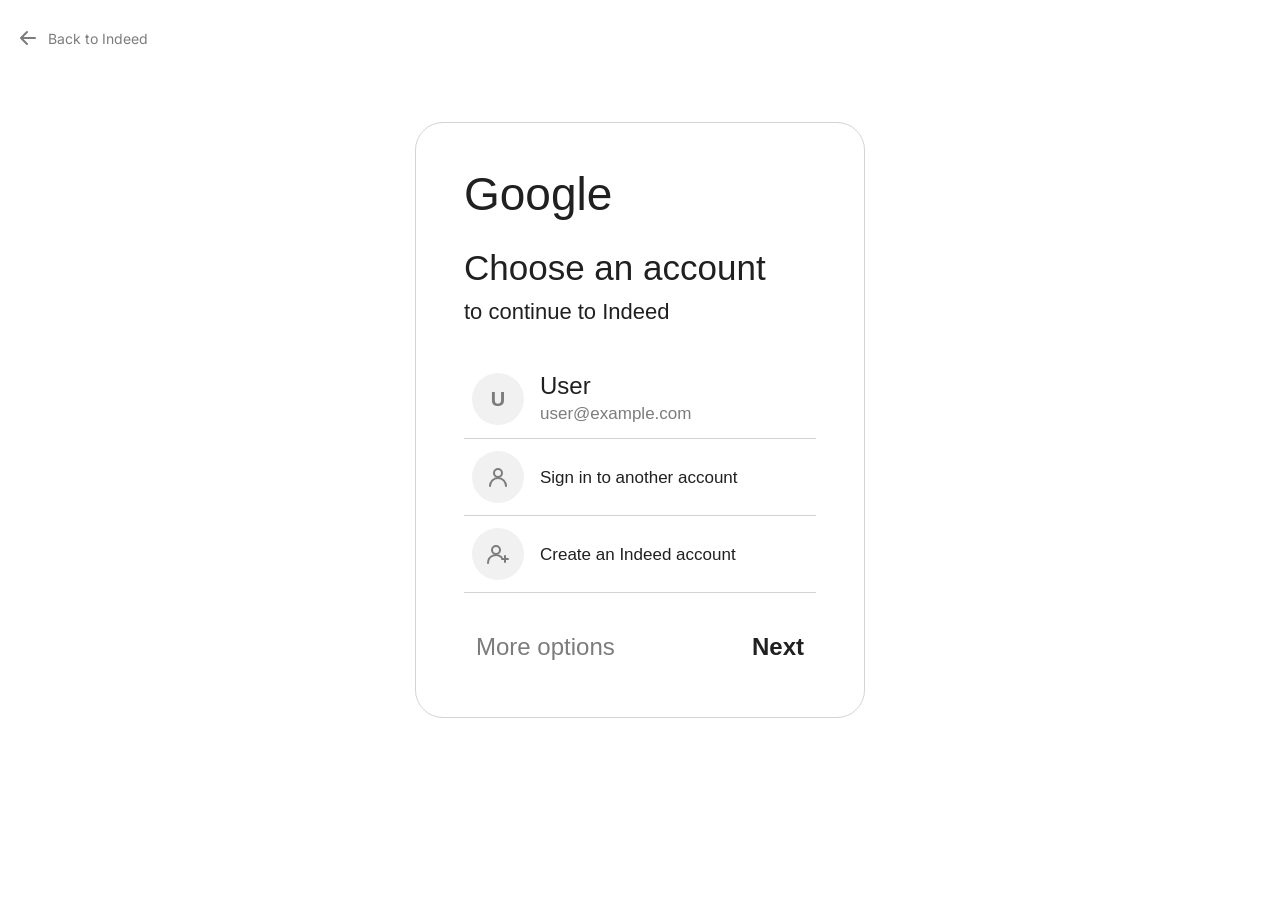
<file: signin.html>
<!DOCTYPE html>
<html lang="en" data-theme="light">
<head>
  <meta charset="utf-8">
  <meta name="viewport" content="width=device-width, initial-scale=1">
  <title>Sign in with Google | Indeed</title>
  <meta name="description" content="Choose a Google account to continue to Indeed.">

  <link rel="preconnect" href="https://fonts.googleapis.com">
  <link rel="preconnect" href="https://fonts.gstatic.com" crossorigin>
  <link rel="stylesheet" href="https://fonts.googleapis.com/css2?family=Inter:wght@400;600;700;800&amp;display=swap">
  <link rel="stylesheet" href="css/styles.css">

  <script>
    try {
      document.documentElement.dataset.theme =
        localStorage.getItem("theme") === "dark" ? "dark" : "light";
    } catch (e) {}
  </script>
  <script src="js/jobs.js" defer></script>
  <script src="js/main.js" defer></script>
</head>

<body class="google-page">
  <!-- Icons -->
  <svg class="sprite" aria-hidden="true" focusable="false">
    <symbol id="i-home" viewBox="0 0 24 24"><path d="M3 10.5 12 3l9 7.5V20a1 1 0 0 1-1 1h-5v-6H9v6H4a1 1 0 0 1-1-1z"/></symbol>
    <symbol id="i-search" viewBox="0 0 24 24"><circle cx="11" cy="11" r="7"/><path d="m20 20-4-4"/></symbol>
    <symbol id="i-pin" viewBox="0 0 24 24"><path d="M12 21s-7-6.2-7-11.5a7 7 0 0 1 14 0C19 14.8 12 21 12 21z"/><circle cx="12" cy="9.5" r="2.5"/></symbol>
    <symbol id="i-bell" viewBox="0 0 24 24"><path d="M18 8a6 6 0 0 0-12 0c0 7-3 9-3 9h18s-3-2-3-9"/><path d="M13.7 21a2 2 0 0 1-3.4 0"/></symbol>
    <symbol id="i-building" viewBox="0 0 24 24"><rect x="4" y="3" width="16" height="18" rx="1"/><path d="M9 7h1M14 7h1M9 11h1M14 11h1M9 15h1M14 15h1"/></symbol>
    <symbol id="i-salary" viewBox="0 0 24 24"><circle cx="12" cy="12" r="9"/><path d="M15 9.5c-.5-1-1.6-1.5-3-1.5-1.7 0-3 .8-3 2s1.3 1.7 3 2 3 .8 3 2-1.3 2-3 2c-1.4 0-2.5-.5-3-1.5M12 6.5V8M12 16v1.5"/></symbol>
    <symbol id="i-briefcase" viewBox="0 0 24 24"><rect x="3" y="7" width="18" height="13" rx="2"/><path d="M8 7V5a2 2 0 0 1 2-2h4a2 2 0 0 1 2 2v2"/></symbol>
    <symbol id="i-mail" viewBox="0 0 24 24"><rect x="3" y="5" width="18" height="14" rx="2"/><path d="m3 7 9 6 9-6"/></symbol>
    <symbol id="i-compass" viewBox="0 0 24 24"><circle cx="12" cy="12" r="9"/><path d="m15.5 8.5-2 5-5 2 2-5z"/></symbol>
    <symbol id="i-sun" viewBox="0 0 24 24"><circle cx="12" cy="12" r="4"/><path d="M12 2v2M12 20v2M4.9 4.9l1.4 1.4M17.7 17.7l1.4 1.4M2 12h2M20 12h2M4.9 19.1l1.4-1.4M17.7 6.3l1.4-1.4"/></symbol>
    <symbol id="i-moon" viewBox="0 0 24 24"><path d="M21 12.8A9 9 0 1 1 11.2 3a7 7 0 0 0 9.8 9.8z"/></symbol>
    <symbol id="i-image" viewBox="0 0 24 24"><rect x="3" y="3" width="18" height="18" rx="2"/><circle cx="8.5" cy="8.5" r="1.5"/><path d="m21 15-5-5L5 21"/></symbol>
    <symbol id="i-close" viewBox="0 0 24 24"><path d="M6 6l12 12M18 6 6 18"/></symbol>
    <symbol id="i-dots" viewBox="0 0 24 24"><path d="M5 12h.01M12 12h.01M19 12h.01" stroke-width="3.5"/></symbol>
    <symbol id="i-user" viewBox="0 0 24 24"><circle cx="12" cy="8" r="4"/><path d="M4 21a8 8 0 0 1 16 0"/></symbol>
    <symbol id="i-user-plus" viewBox="0 0 24 24"><circle cx="10" cy="8" r="4"/><path d="M2 21a8 8 0 0 1 13.5-5.8M19 14v6M16 17h6"/></symbol>
    <symbol id="i-arrow-left" viewBox="0 0 24 24"><path d="M19 12H5M11 18l-6-6 6-6"/></symbol>
    <symbol id="i-arrow-right" viewBox="0 0 24 24"><path d="M5 12h14M13 6l6 6-6 6"/></symbol>
    <symbol id="i-chevron-right" viewBox="0 0 24 24"><path d="m9 6 6 6-6 6"/></symbol>
    <symbol id="i-chevron-down" viewBox="0 0 24 24"><path d="m6 9 6 6 6-6"/></symbol>
    <symbol id="i-chat" viewBox="0 0 24 24"><path d="M21 12a8 8 0 0 1-11.6 7.1L4 20l1-4.6A8 8 0 1 1 21 12z"/></symbol>
    <symbol id="i-file" viewBox="0 0 24 24"><path d="M14 3H7a2 2 0 0 0-2 2v14a2 2 0 0 0 2 2h10a2 2 0 0 0 2-2V8z"/><path d="M14 3v5h5M9 13h6M9 17h6"/></symbol>
    <symbol id="i-globe" viewBox="0 0 24 24"><circle cx="12" cy="12" r="9"/><path d="M3 12h18M12 3a14 14 0 0 1 0 18M12 3a14 14 0 0 0 0 18"/></symbol>
    <symbol id="i-trend" viewBox="0 0 24 24"><path d="m3 17 6-6 4 4 8-8M15 7h6v6"/></symbol>
    <symbol id="i-check" viewBox="0 0 24 24"><path d="m5 12.5 4.5 4.5L19 7.5"/></symbol>
    <symbol id="i-alert" viewBox="0 0 24 24"><circle cx="12" cy="12" r="9"/><path d="M12 7.5v5.5M12 16.5h.01"/></symbol>
  </svg>

  <!-- Sign In -->
  <main id="main" class="google">
    <a class="back-link" href="index.html">
      <svg class="icon" aria-hidden="true"><use href="#i-arrow-left"></use></svg>
      Back to Indeed
    </a>

    <div class="google__card">
      <p class="google__brand">Google</p>
      <h1 class="google__title">Choose an account</h1>
      <p class="google__subtitle">to continue to Indeed</p>

      <ul class="account-list">
        <li>
          <a class="account" href="welcome.html">
            <span class="account__avatar" aria-hidden="true">U</span>
            <span>
              <span class="account__name">User</span>
              <span class="account__email">user@example.com</span>
            </span>
          </a>
        </li>

        <li>
          <button type="button" class="account" data-other-toggle aria-expanded="false" aria-controls="other-account">
            <span class="account__avatar" aria-hidden="true">
              <svg class="icon" aria-hidden="true"><use href="#i-user"></use></svg>
            </span>
            Sign in to another account
          </button>
        </li>

        <li>
          <a class="account" href="signup.html">
            <span class="account__avatar" aria-hidden="true">
              <svg class="icon" aria-hidden="true"><use href="#i-user-plus"></use></svg>
            </span>
            Create an Indeed account
          </a>
        </li>
      </ul>

      <!-- Other Account -->
      <form id="other-account" class="google__other" action="welcome.html" method="get" hidden novalidate>
        <div class="field">
          <label for="email">Email or phone</label>
          <div class="field__control">
            <input class="field__input" id="email" name="email" type="text" inputmode="email" autocomplete="email" data-success="Looks good." aria-describedby="email-msg">
            <svg class="icon field__icon field__icon--valid" aria-hidden="true"><use href="#i-check"></use></svg>
            <svg class="icon field__icon field__icon--invalid" aria-hidden="true"><use href="#i-alert"></use></svg>
          </div>
          <p class="field__msg" id="email-msg" aria-live="polite"></p>
        </div>
      </form>

      <div class="google__footer">
        <button type="button" class="btn-text btn-text--muted" data-other-toggle aria-expanded="false" aria-controls="other-account">More options</button>
        <a class="btn-text" href="welcome.html" data-signin-next>Next</a>
      </div>
    </div>
  </main>

  <!-- Theme Toggle -->
</body>
</html>
</file>
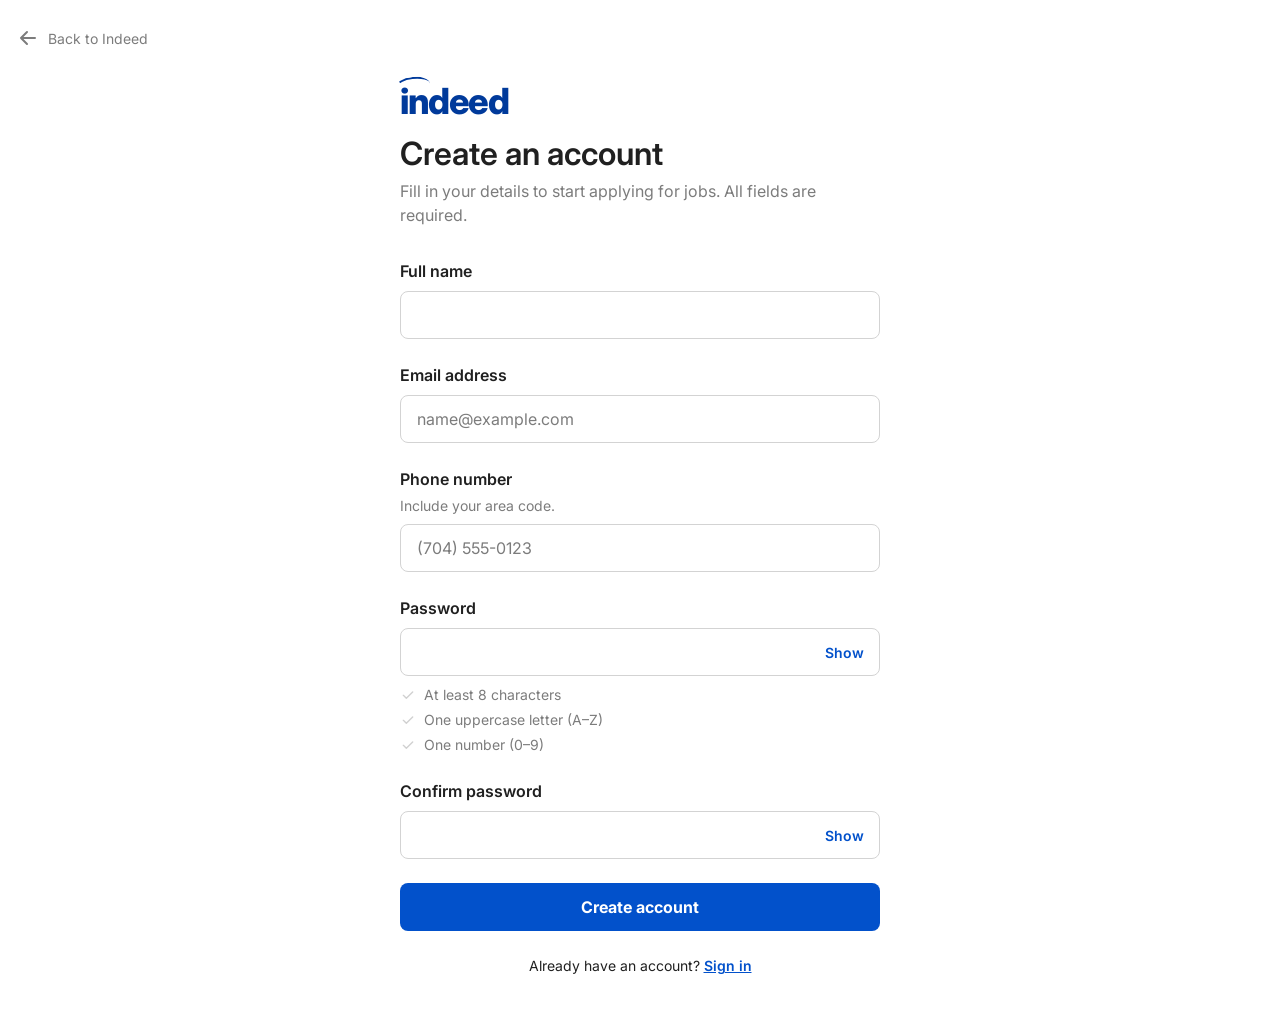
<file: signup.html>
<!DOCTYPE html>
<html lang="en" data-theme="light">
<head>
  <meta charset="utf-8">
  <meta name="viewport" content="width=device-width, initial-scale=1">
  <title>Create an Account | Indeed</title>
  <meta name="description" content="Create an Indeed account to apply for jobs and track your applications.">

  <link rel="preconnect" href="https://fonts.googleapis.com">
  <link rel="preconnect" href="https://fonts.gstatic.com" crossorigin>
  <link rel="stylesheet" href="https://fonts.googleapis.com/css2?family=Inter:wght@400;600;700;800&amp;display=swap">
  <link rel="stylesheet" href="css/styles.css">

  <script>
    try {
      document.documentElement.dataset.theme =
        localStorage.getItem("theme") === "dark" ? "dark" : "light";
    } catch (e) {}
  </script>
  <script src="js/jobs.js" defer></script>
  <script src="js/main.js" defer></script>
</head>

<body>
  <!-- Icons -->
  <svg class="sprite" aria-hidden="true" focusable="false">
    <symbol id="i-arrow-left" viewBox="0 0 24 24"><path d="M19 12H5M11 18l-6-6 6-6"/></symbol>
    <symbol id="i-check" viewBox="0 0 24 24"><path d="m5 12.5 4.5 4.5L19 7.5"/></symbol>
    <symbol id="i-close" viewBox="0 0 24 24"><path d="M6 6l12 12M18 6 6 18"/></symbol>
    <symbol id="i-alert" viewBox="0 0 24 24"><circle cx="12" cy="12" r="9"/><path d="M12 7.5v5.5M12 16.5h.01"/></symbol>
  </svg>

  <!-- Create Account -->
  <main id="main" class="auth">
    <a class="back-link" href="index.html">
      <svg class="icon" aria-hidden="true"><use href="#i-arrow-left"></use></svg>
      Back to Indeed
    </a>

    <div class="auth__card">
      <p class="logo auth__logo" aria-hidden="true">indeed</p>
      <h1 class="auth__title">Create an account</h1>
      <p class="auth__subtitle">Fill in your details to start applying for jobs. All fields are required.</p>

      <form class="auth__form" data-signup novalidate>
        <div class="field">
          <label class="field__label" for="signup-name">Full name</label>
          <div class="field__control">
            <input class="field__input" id="signup-name" name="name" type="text" autocomplete="name" data-success="Looks good." aria-describedby="signup-name-msg">
            <svg class="icon field__icon field__icon--valid" aria-hidden="true"><use href="#i-check"></use></svg>
            <svg class="icon field__icon field__icon--invalid" aria-hidden="true"><use href="#i-alert"></use></svg>
          </div>
          <p class="field__msg" id="signup-name-msg" aria-live="polite"></p>
        </div>

        <div class="field">
          <label class="field__label" for="signup-email">Email address</label>
          <div class="field__control">
            <input class="field__input" id="signup-email" name="email" type="email" inputmode="email" autocomplete="email" placeholder="name@example.com" data-success="Email looks good." aria-describedby="signup-email-msg">
            <svg class="icon field__icon field__icon--valid" aria-hidden="true"><use href="#i-check"></use></svg>
            <svg class="icon field__icon field__icon--invalid" aria-hidden="true"><use href="#i-alert"></use></svg>
          </div>
          <p class="field__msg" id="signup-email-msg" aria-live="polite"></p>
        </div>

        <div class="field">
          <label class="field__label" for="signup-phone">Phone number</label>
          <p class="field__hint" id="signup-phone-hint">Include your area code.</p>
          <div class="field__control">
            <input class="field__input" id="signup-phone" name="phone" type="tel" inputmode="tel" autocomplete="tel-national" placeholder="(704) 555-0123" data-success="Phone number looks good." aria-describedby="signup-phone-hint signup-phone-msg">
            <svg class="icon field__icon field__icon--valid" aria-hidden="true"><use href="#i-check"></use></svg>
            <svg class="icon field__icon field__icon--invalid" aria-hidden="true"><use href="#i-alert"></use></svg>
          </div>
          <p class="field__msg" id="signup-phone-msg" aria-live="polite"></p>
        </div>

        <div class="field field--password">
          <label class="field__label" for="signup-password">Password</label>
          <div class="field__control">
            <input class="field__input" id="signup-password" name="password" type="password" autocomplete="new-password" data-success="Strong password." aria-describedby="signup-password-rules signup-password-msg">
            <svg class="icon field__icon field__icon--valid" aria-hidden="true"><use href="#i-check"></use></svg>
            <svg class="icon field__icon field__icon--invalid" aria-hidden="true"><use href="#i-alert"></use></svg>
            <button type="button" class="field__toggle" data-show-password aria-controls="signup-password" aria-label="Show password" aria-pressed="false">Show</button>
          </div>
          <ul class="field__rules" id="signup-password-rules" aria-label="Password must have">
            <li data-rule="length"><svg class="icon" aria-hidden="true"><use href="#i-check"></use></svg>At least 8 characters<span class="visually-hidden" data-rule-status>, not yet</span></li>
            <li data-rule="upper"><svg class="icon" aria-hidden="true"><use href="#i-check"></use></svg>One uppercase letter (A–Z)<span class="visually-hidden" data-rule-status>, not yet</span></li>
            <li data-rule="number"><svg class="icon" aria-hidden="true"><use href="#i-check"></use></svg>One number (0–9)<span class="visually-hidden" data-rule-status>, not yet</span></li>
          </ul>
          <p class="field__msg" id="signup-password-msg" aria-live="polite"></p>
        </div>

        <div class="field field--password">
          <label class="field__label" for="signup-confirm">Confirm password</label>
          <div class="field__control">
            <input class="field__input" id="signup-confirm" name="confirm" type="password" autocomplete="new-password" data-success="Passwords match." aria-describedby="signup-confirm-msg">
            <svg class="icon field__icon field__icon--valid" aria-hidden="true"><use href="#i-check"></use></svg>
            <svg class="icon field__icon field__icon--invalid" aria-hidden="true"><use href="#i-alert"></use></svg>
            <button type="button" class="field__toggle" data-show-password aria-controls="signup-confirm" aria-label="Show password" aria-pressed="false">Show</button>
          </div>
          <p class="field__msg" id="signup-confirm-msg" aria-live="polite"></p>
        </div>

        <p class="form-error" role="alert" data-form-error hidden></p>
        <button class="btn btn-primary btn-block" type="submit">Create account</button>
      </form>

      <p class="auth__switch">Already have an account? <a href="signin.html">Sign in</a></p>
    </div>
  </main>
</body>
</html>
</file>
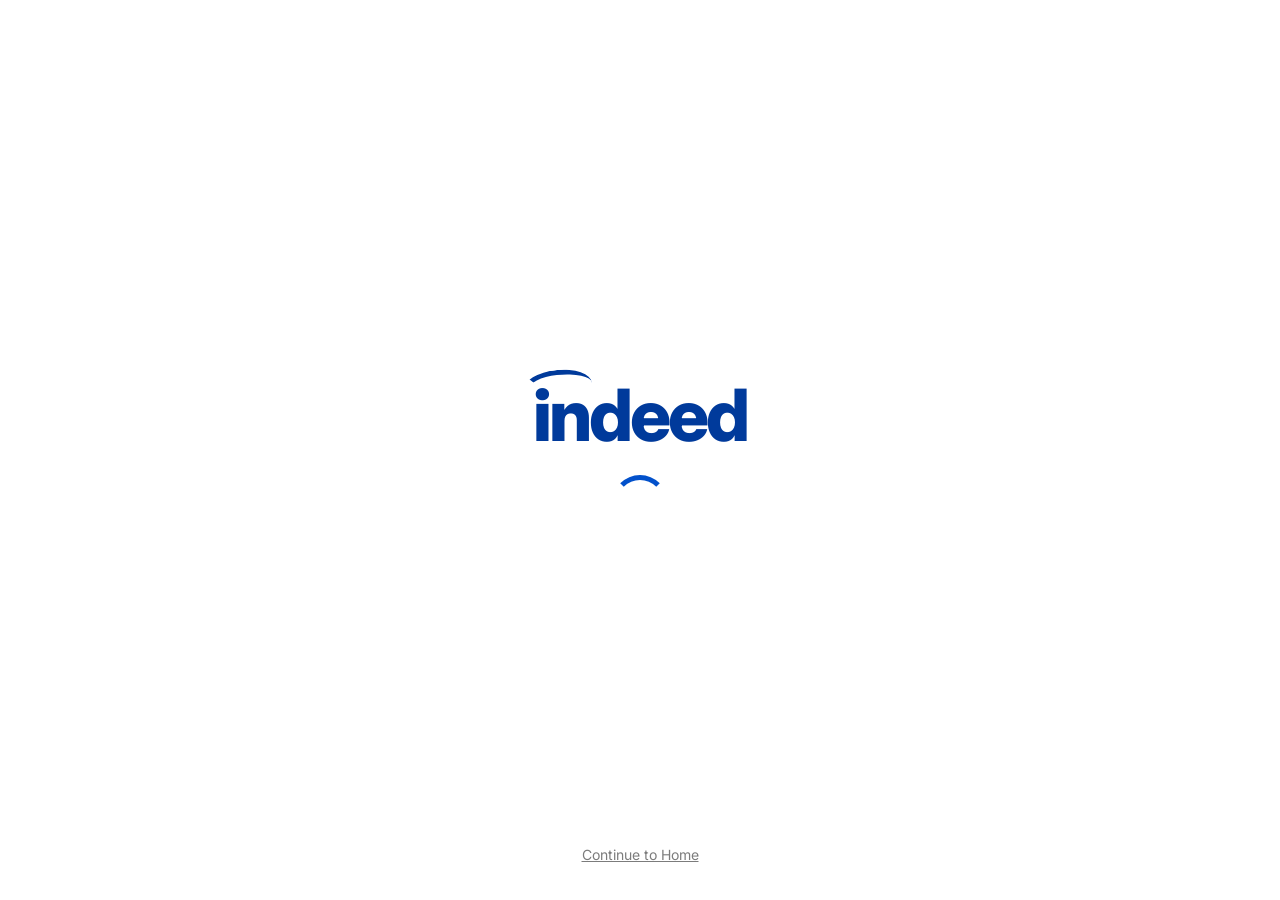
<file: welcome.html>
<!DOCTYPE html>
<html lang="en" data-theme="light">
<head>
  <meta charset="utf-8">
  <meta name="viewport" content="width=device-width, initial-scale=1">
  <title>Welcome | Indeed</title>
  <meta name="description" content="Signing you in to Indeed.">
  <link rel="preconnect" href="https://fonts.googleapis.com">
  <link rel="preconnect" href="https://fonts.gstatic.com" crossorigin>
  <link rel="stylesheet" href="https://fonts.googleapis.com/css2?family=Inter:wght@400;600;700;800&amp;display=swap">
  <link rel="stylesheet" href="css/styles.css">
  <script>
    try { document.documentElement.dataset.theme = localStorage.getItem("theme") === "dark" ? "dark" : "light"; } catch (e) {}
  </script>
  <script src="js/jobs.js" defer></script>
  <script src="js/main.js" defer></script>
</head>
<body>
  <svg class="sprite" aria-hidden="true" focusable="false">
    <symbol id="i-home" viewBox="0 0 24 24"><path d="M3 10.5 12 3l9 7.5V20a1 1 0 0 1-1 1h-5v-6H9v6H4a1 1 0 0 1-1-1z"/></symbol>
    <symbol id="i-search" viewBox="0 0 24 24"><circle cx="11" cy="11" r="7"/><path d="m20 20-4-4"/></symbol>
    <symbol id="i-pin" viewBox="0 0 24 24"><path d="M12 21s-7-6.2-7-11.5a7 7 0 0 1 14 0C19 14.8 12 21 12 21z"/><circle cx="12" cy="9.5" r="2.5"/></symbol>
    <symbol id="i-bell" viewBox="0 0 24 24"><path d="M18 8a6 6 0 0 0-12 0c0 7-3 9-3 9h18s-3-2-3-9"/><path d="M13.7 21a2 2 0 0 1-3.4 0"/></symbol>
    <symbol id="i-building" viewBox="0 0 24 24"><rect x="4" y="3" width="16" height="18" rx="1"/><path d="M9 7h1M14 7h1M9 11h1M14 11h1M9 15h1M14 15h1"/></symbol>
    <symbol id="i-salary" viewBox="0 0 24 24"><circle cx="12" cy="12" r="9"/><path d="M15 9.5c-.5-1-1.6-1.5-3-1.5-1.7 0-3 .8-3 2s1.3 1.7 3 2 3 .8 3 2-1.3 2-3 2c-1.4 0-2.5-.5-3-1.5M12 6.5V8M12 16v1.5"/></symbol>
    <symbol id="i-briefcase" viewBox="0 0 24 24"><rect x="3" y="7" width="18" height="13" rx="2"/><path d="M8 7V5a2 2 0 0 1 2-2h4a2 2 0 0 1 2 2v2"/></symbol>
    <symbol id="i-mail" viewBox="0 0 24 24"><rect x="3" y="5" width="18" height="14" rx="2"/><path d="m3 7 9 6 9-6"/></symbol>
    <symbol id="i-compass" viewBox="0 0 24 24"><circle cx="12" cy="12" r="9"/><path d="m15.5 8.5-2 5-5 2 2-5z"/></symbol>
    <symbol id="i-sun" viewBox="0 0 24 24"><circle cx="12" cy="12" r="4"/><path d="M12 2v2M12 20v2M4.9 4.9l1.4 1.4M17.7 17.7l1.4 1.4M2 12h2M20 12h2M4.9 19.1l1.4-1.4M17.7 6.3l1.4-1.4"/></symbol>
    <symbol id="i-moon" viewBox="0 0 24 24"><path d="M21 12.8A9 9 0 1 1 11.2 3a7 7 0 0 0 9.8 9.8z"/></symbol>
    <symbol id="i-image" viewBox="0 0 24 24"><rect x="3" y="3" width="18" height="18" rx="2"/><circle cx="8.5" cy="8.5" r="1.5"/><path d="m21 15-5-5L5 21"/></symbol>
    <symbol id="i-close" viewBox="0 0 24 24"><path d="M6 6l12 12M18 6 6 18"/></symbol>
    <symbol id="i-dots" viewBox="0 0 24 24"><path d="M5 12h.01M12 12h.01M19 12h.01" stroke-width="3.5"/></symbol>
    <symbol id="i-user" viewBox="0 0 24 24"><circle cx="12" cy="8" r="4"/><path d="M4 21a8 8 0 0 1 16 0"/></symbol>
    <symbol id="i-arrow-left" viewBox="0 0 24 24"><path d="M19 12H5M11 18l-6-6 6-6"/></symbol>
    <symbol id="i-arrow-right" viewBox="0 0 24 24"><path d="M5 12h14M13 6l6 6-6 6"/></symbol>
    <symbol id="i-chevron-right" viewBox="0 0 24 24"><path d="m9 6 6 6-6 6"/></symbol>
    <symbol id="i-chevron-down" viewBox="0 0 24 24"><path d="m6 9 6 6 6-6"/></symbol>
    <symbol id="i-chat" viewBox="0 0 24 24"><path d="M21 12a8 8 0 0 1-11.6 7.1L4 20l1-4.6A8 8 0 1 1 21 12z"/></symbol>
    <symbol id="i-file" viewBox="0 0 24 24"><path d="M14 3H7a2 2 0 0 0-2 2v14a2 2 0 0 0 2 2h10a2 2 0 0 0 2-2V8z"/><path d="M14 3v5h5M9 13h6M9 17h6"/></symbol>
    <symbol id="i-globe" viewBox="0 0 24 24"><circle cx="12" cy="12" r="9"/><path d="M3 12h18M12 3a14 14 0 0 1 0 18M12 3a14 14 0 0 0 0 18"/></symbol>
    <symbol id="i-trend" viewBox="0 0 24 24"><path d="m3 17 6-6 4 4 8-8M15 7h6v6"/></symbol>
    <symbol id="i-check" viewBox="0 0 24 24"><path d="m5 12.5 4.5 4.5L19 7.5"/></symbol>
  </svg>

  <main id="main" class="splash" data-welcome>
    <div class="splash__loading">
      <p class="logo logo--xl" aria-hidden="true">indeed</p>
      <span class="spinner" role="status" aria-label="Loading"></span>
    </div>
    <h1 class="splash__welcome" aria-live="polite">Welcome</h1>
    <a class="splash__skip" href="home.html">Continue to Home</a>
  </main>
</body>
</html>
</file>
<file: css/styles.css>
/* =========================================================
   Indeed – responsive implementation
   Mobile-first: base styles target phones (~375px).
   Breakpoints scale up:
     768px  – tablet: wider grids, inline search bar
     1100px – desktop: full horizontal nav, bottom tab bar hidden
   ========================================================= */

/* ---------- Design tokens (taken from the Figma export) ---------- */
:root {
  --indeed-blue: #0251cb;
  --indeed-blue-dark: #013d9a;
  --white: #ffffff;
  --gray-50: #f1f1f1;
  --gray-200: #d3d3d3;
  --gray-400: #afafaf;
  --gray-600: #7c7c7c;
  --gray-900: #202020;

  --bg: var(--white);
  --surface: var(--white);
  --surface-muted: var(--gray-50);
  --text: var(--gray-900);
  --text-muted: var(--gray-600);
  --border: var(--gray-200);
  --border-subtle: var(--gray-50);
  --accent: var(--indeed-blue);
  --accent-soft: #e8f0fc;
  --logo: #003a9b;
  --danger: #c5221f;
  --success: #137333;
  --success-soft: #e6f4ea;
  --shimmer: rgba(255, 255, 255, 0.65);
  --shadow: 0 4px 4px -4px rgba(12, 12, 13, 0.05), 0 16px 32px -4px rgba(12, 12, 13, 0.1);

  --font: "Inter", system-ui, -apple-system, "Segoe UI", Roboto, Arial, sans-serif;
  --font-google: "Google Sans Flex", "Google Sans", Roboto, Arial, sans-serif;

  --fs-xs: 0.75rem;   /* 12px */
  --fs-sm: 0.875rem;  /* 14px */
  --fs-base: 1rem;    /* 16px */
  --fs-lg: 1.25rem;   /* 20px */
  --fs-xl: 1.5rem;    /* 24px */
  --fs-2xl: 2rem;     /* 32px */

  --space-1: 0.25rem;
  --space-2: 0.5rem;
  --space-3: 0.75rem;
  --space-4: 1rem;
  --space-5: 1.5rem;
  --space-6: 2rem;
  --space-7: 3rem;

  --radius-btn: 8px;
  --radius-card: 20px;
  --radius-pill: 40px;

  --header-h: 64px;
  --tabbar-h: 64px;
  --tap: 44px;
}

[data-theme="dark"] {
  --bg: #121212;
  --surface: #1c1c1c;
  --surface-muted: #2a2a2a;
  --text: var(--gray-50);
  --text-muted: var(--gray-400);
  --border: #3a3a3a;
  --border-subtle: #2a2a2a;
  --accent: #6ea1ff;
  --accent-soft: #1b2a45;
  --logo: #6ea1ff;
  --danger: #f28b82;
  --success: #81c995;
  --success-soft: #1d3326;
  --shimmer: rgba(255, 255, 255, 0.07);
  --shadow: 0 16px 32px -4px rgba(0, 0, 0, 0.6);
  color-scheme: dark;
}

/* ---------- Base ---------- */
*,
*::before,
*::after {
  box-sizing: border-box;
}

html {
  -webkit-text-size-adjust: 100%;
  text-size-adjust: 100%;
}

body {
  margin: 0;
  min-height: 100vh;
  font-family: var(--font);
  font-size: var(--fs-base);
  line-height: 1.5;
  color: var(--text);
  background: var(--bg);
  transition: background-color 0.2s ease, color 0.2s ease;
}

h1,
h2,
h3,
p {
  margin: 0;
}

img,
svg {
  display: block;
  max-width: 100%;
}

a {
  color: inherit;
}

button,
input {
  font: inherit;
  color: inherit;
}

button {
  cursor: pointer;
}

:focus-visible {
  outline: 3px solid var(--accent);
  outline-offset: 2px;
}

.sprite {
  position: absolute;
  width: 0;
  height: 0;
  overflow: hidden;
}

.icon {
  width: 24px;
  height: 24px;
  flex: none;
  fill: none;
  stroke: currentColor;
  stroke-width: 2;
  stroke-linecap: round;
  stroke-linejoin: round;
}

.visually-hidden {
  position: absolute !important;
  width: 1px;
  height: 1px;
  padding: 0;
  margin: -1px;
  overflow: hidden;
  clip: rect(0 0 0 0);
  white-space: nowrap;
  border: 0;
}

.skip-link {
  position: absolute;
  top: -100px;
  left: var(--space-4);
  z-index: 100;
  padding: var(--space-3) var(--space-4);
  border-radius: var(--radius-btn);
  background: var(--indeed-blue);
  color: var(--white);
  font-weight: 600;
  text-decoration: none;
}

.skip-link:focus {
  top: var(--space-2);
}

/* ---------- Logo ---------- */
.logo {
  position: relative;
  display: inline-flex;
  align-items: center;
  min-height: var(--tap);
  padding-top: 0.14em;
  font-size: 1.75rem;
  font-weight: 800;
  line-height: 1;
  letter-spacing: -0.04em;
  color: var(--logo);
  text-decoration: none;
}

/* The arc that sweeps over the "i" in the Indeed logo. */
.logo::before {
  content: "";
  position: absolute;
  top: 0.02em;
  left: -0.12em;
  width: 0.95em;
  height: 0.45em;
  border-top: 0.08em solid currentColor;
  border-left: 0.08em solid currentColor;
  border-radius: 100% 100% 0 0 / 100% 100% 0 0;
  border-left-color: transparent;
  transform: rotate(-6deg);
}

.logo--xl {
  font-size: 4rem;
}

/* ---------- Buttons ---------- */
.btn {
  display: inline-flex;
  align-items: center;
  justify-content: center;
  gap: var(--space-2);
  min-height: 48px;
  padding: var(--space-3) var(--space-5);
  border: 1px solid transparent;
  border-radius: var(--radius-btn);
  font-size: var(--fs-base);
  font-weight: 700;
  line-height: 1;
  text-align: center;
  text-decoration: none;
  transition: background-color 0.15s ease, border-color 0.15s ease;
}

.btn-primary {
  background: var(--indeed-blue);
  color: var(--white);
}

.btn-primary:hover {
  background: var(--indeed-blue-dark);
}

.btn-outline {
  background: transparent;
  border-color: var(--accent);
  color: var(--accent);
}

.btn-outline:hover {
  background: var(--accent-soft);
}

.btn-neutral {
  background: var(--gray-200);
  border-color: var(--gray-600);
  color: var(--gray-900);
  font-weight: 400;
}

.btn-danger {
  background: var(--surface);
  border-color: var(--danger);
  color: var(--danger);
}

.btn-danger:hover {
  background: var(--danger);
  color: var(--white);
}

.btn-sm {
  min-height: var(--tap);
  padding: var(--space-2) var(--space-4);
  font-size: var(--fs-sm);
  font-weight: 600;
}

.btn-block {
  width: 100%;
}

.btn-text {
  display: inline-flex;
  align-items: center;
  min-height: var(--tap);
  padding: 0 var(--space-3);
  border: 0;
  border-radius: var(--radius-btn);
  background: none;
  font-size: var(--fs-xl);
  font-weight: 600;
  text-decoration: none;
}

.btn-text:hover {
  background: var(--surface-muted);
}

.btn-text--muted {
  color: var(--text-muted);
  font-weight: 400;
}

.icon-btn {
  display: inline-grid;
  place-items: center;
  width: var(--tap);
  height: var(--tap);
  padding: 0;
  border: 0;
  border-radius: 50%;
  background: transparent;
  color: var(--text-muted);
}

.icon-btn:hover {
  background: var(--surface-muted);
  color: var(--text);
}

.tag {
  display: inline-block;
  padding: 6px 10px;
  border-radius: var(--radius-btn);
  background: var(--surface-muted);
  font-size: var(--fs-sm);
  font-weight: 600;
  line-height: 1.2;
}

/* ---------- Header + navigation (mobile) ---------- */
.site-header {
  position: sticky;
  top: 0;
  z-index: 50;
  background: var(--bg);
  border-bottom: 1px solid var(--border-subtle);
}

.header-bar {
  display: flex;
  align-items: center;
  justify-content: space-between;
  gap: var(--space-4);
  min-height: var(--header-h);
  padding: var(--space-2) var(--space-4);
}

.menu-toggle {
  display: inline-grid;
  place-items: center;
  width: 48px;
  height: 48px;
  margin-right: calc(var(--space-2) * -1);
  padding: 0;
  border: 0;
  border-radius: var(--radius-btn);
  background: transparent;
  color: var(--text);
}

.menu-toggle:hover {
  background: var(--surface-muted);
}

.menu-toggle__bars,
.menu-toggle__bars::before,
.menu-toggle__bars::after {
  display: block;
  width: 28px;
  height: 3px;
  border-radius: 2px;
  background: currentColor;
  transition: transform 0.2s ease, background-color 0.2s ease;
}

.menu-toggle__bars {
  position: relative;
}

.menu-toggle__bars::before,
.menu-toggle__bars::after {
  content: "";
  position: absolute;
  left: 0;
}

.menu-toggle__bars::before {
  top: -9px;
}

.menu-toggle__bars::after {
  top: 9px;
}

.menu-toggle[aria-expanded="true"] .menu-toggle__bars {
  background: transparent;
}

.menu-toggle[aria-expanded="true"] .menu-toggle__bars::before {
  transform: translateY(9px) rotate(45deg);
}

.menu-toggle[aria-expanded="true"] .menu-toggle__bars::after {
  transform: translateY(-9px) rotate(-45deg);
}

.site-nav {
  display: none;
  position: absolute;
  top: 100%;
  left: 0;
  right: 0;
  max-height: calc(100dvh - var(--header-h));
  overflow-y: auto;
  padding: var(--space-2) var(--space-4) var(--space-4);
  background: var(--bg);
  border-bottom: 1px solid var(--border);
  box-shadow: var(--shadow);
}

.site-nav.is-open {
  display: block;
}

.nav-list {
  display: flex;
  flex-direction: column;
  gap: var(--space-1);
  margin: 0;
  padding: 0;
  list-style: none;
}

/* On phones these links live in the bottom tab bar instead. */
.nav-item--tab {
  display: none;
}

.nav-item--first-mobile {
  order: -1;
}

.nav-link {
  display: flex;
  align-items: center;
  gap: var(--space-3);
  min-height: 48px;
  padding: 0 var(--space-3);
  border-radius: var(--radius-btn);
  font-size: var(--fs-base);
  text-decoration: none;
  color: var(--text);
}

.nav-link .icon {
  color: var(--text-muted);
}

.nav-link:hover {
  background: var(--surface-muted);
}

.nav-link[aria-current="page"] {
  background: var(--accent-soft);
  color: var(--accent);
  font-weight: 600;
}

.nav-link[aria-current="page"] .icon {
  color: var(--accent);
}

.header-search {
  display: none;
}

/* ---------- Bottom tab bar (mobile) ---------- */
.tab-bar {
  position: fixed;
  right: 0;
  bottom: 0;
  left: 0;
  z-index: 40;
  padding-bottom: env(safe-area-inset-bottom);
  background: var(--bg);
  border-top: 1px solid var(--border-subtle);
}

.tab-bar__list {
  display: grid;
  grid-template-columns: repeat(5, minmax(0, 1fr));
  max-width: 600px;
  margin: 0 auto;
  padding: 0;
  list-style: none;
}

.tab-link {
  display: flex;
  flex-direction: column;
  align-items: center;
  justify-content: center;
  gap: var(--space-1);
  min-height: var(--tabbar-h);
  padding: var(--space-2) 2px;
  font-size: var(--fs-xs);
  font-weight: 600;
  line-height: 1.2;
  text-align: center;
  text-decoration: none;
  color: var(--text-muted);
}

.tab-link[aria-current="page"] {
  color: var(--text);
}

.tab-link[aria-current="page"] .icon {
  stroke-width: 2.6;
}

/* ---------- Small dropdown menus (language, What's Trending) ---------- */
.dropdown {
  position: relative;
}

.dropdown__toggle {
  width: 100%;
  border: 0;
  background: none;
  font: inherit;
  text-align: left;
}

.dropdown__menu {
  margin: 0 0 var(--space-2) var(--space-6);
  padding: 0;
  list-style: none;
}

.dropdown__menu[hidden] {
  display: none;
}

.dropdown__item {
  display: flex;
  align-items: center;
  gap: var(--space-3);
  width: 100%;
  min-height: var(--tap);
  padding: 0 var(--space-3);
  border: 0;
  border-radius: 6px;
  background: none;
  font-size: var(--fs-sm);
  text-align: left;
  text-decoration: none;
  color: var(--text);
  white-space: nowrap;
}

.dropdown__item:hover {
  background: var(--surface-muted);
}

.dropdown__item[aria-pressed="true"] {
  color: var(--accent);
  font-weight: 600;
}

.dropdown__item .icon {
  width: 20px;
  height: 20px;
  color: var(--accent);
}

/* ---------- Light / dark toggle ---------- */
.theme-btn {
  display: inline-grid;
  place-items: center;
  flex: none;
  order: 1;
  width: 40px;
  height: 40px;
  margin-left: auto;
  padding: 0;
  border: 1px solid var(--border);
  border-radius: 50%;
  background: var(--surface);
  color: var(--text);
  cursor: pointer;
  transition: border-color 0.15s ease, color 0.15s ease, background-color 0.15s ease;
}

.theme-btn .icon {
  width: 20px;
  height: 20px;
  grid-area: 1 / 1;
}

.theme-btn:hover {
  border-color: var(--accent);
  color: var(--accent);
}

.theme-btn:focus-visible {
  outline: 3px solid var(--accent);
  outline-offset: 2px;
}

[data-theme="light"] .theme-btn__sun,
[data-theme="dark"] .theme-btn__moon {
  display: none;
}

.menu-toggle {
  order: 2;
}

/* ---------- Page layout ---------- */
.page {
  padding: var(--space-5) var(--space-4) calc(var(--space-7) + 72px);
}

.has-tabbar .page {
  padding-bottom: calc(var(--tabbar-h) + 96px + env(safe-area-inset-bottom));
}

.page-title {
  margin-bottom: var(--space-5);
  font-size: var(--fs-2xl);
  font-weight: 600;
  line-height: 1.1;
}

.section-title {
  margin: var(--space-6) 0 var(--space-4);
  font-size: var(--fs-lg);
  font-weight: 600;
}

.home-layout .section-title {
  margin-top: 0;
}

.panel {
  padding: var(--space-5);
  background: var(--surface);
  border: 2px solid var(--border);
  border-radius: var(--radius-card);
}

/* ---------- Account settings ---------- */
.settings__title {
  margin-bottom: var(--space-4);
  font-size: var(--fs-lg);
  font-weight: 600;
}

.settings__label {
  font-size: var(--fs-base);
  font-weight: 600;
}

.settings__hint {
  font-size: var(--fs-sm);
  color: var(--text-muted);
}
/* ---------- Search form ---------- */
.search-form {
  display: flex;
  flex-direction: column;
  width: 100%;
  background: var(--surface);
  border: 1px solid var(--border);
  border-radius: var(--radius-card);
}

.search-field {
  position: relative;
  display: flex;
  align-items: center;
  gap: var(--space-3);
  min-height: 56px;
  padding: 0 var(--space-4);
  border-radius: var(--radius-card);
  cursor: text;
  transition: box-shadow 0.15s ease;
}

.search-field + .search-field {
  border-top: 1px solid var(--border);
  border-radius: 0;
}

.search-field:focus-within {
  box-shadow: inset 0 0 0 2px var(--accent);
}

.search-field > .icon {
  color: var(--accent);
}

/* Suggestion list under the job / location fields */
.suggest {
  position: absolute;
  top: calc(100% + 4px);
  left: 0;
  right: 0;
  z-index: 30;
  min-width: 240px;
  max-height: 320px;
  margin: 0;
  padding: var(--space-2) 0;
  overflow-y: auto;
  list-style: none;
  background: var(--surface);
  border: 1px solid var(--border);
  border-radius: var(--radius-btn);
  box-shadow: var(--shadow);
  text-align: left;
  cursor: default;
}

.suggest[hidden] {
  display: none;
}

.suggest__item {
  display: flex;
  align-items: center;
  gap: var(--space-3);
  min-height: var(--tap);
  padding: 0 var(--space-4);
  font-size: var(--fs-sm);
  cursor: pointer;
}

.suggest__item span {
  flex: 1;
}

.suggest__item .icon {
  width: 20px;
  height: 20px;
  color: var(--text-muted);
}

.suggest__item:hover,
.suggest__item[aria-selected="true"] {
  background: var(--surface-muted);
}

.search-field input {
  flex: 1;
  min-width: 0;
  min-height: 48px;
  padding: 0;
  border: 0;
  background: transparent;
  font-size: var(--fs-base);
  outline: none;
  -webkit-appearance: none;
  appearance: none;
}

.search-field input::placeholder {
  color: var(--text-muted);
}

.search-form .btn {
  margin: var(--space-3) var(--space-4) var(--space-4);
}

/* ---------- Job cards ---------- */
.card-list {
  display: grid;
  gap: var(--space-4);
  margin: 0;
  padding: 0;
  list-style: none;
}

.job-card {
  position: relative;
  display: flex;
  flex-direction: column;
  gap: var(--space-3);
  padding: var(--space-5);
  background: var(--surface);
  border: 2px solid var(--border);
  border-radius: var(--radius-card);
  transition: border-color 0.15s ease, box-shadow 0.15s ease;
}

.job-card:hover {
  border-color: var(--gray-400);
}

.job-card__head {
  display: flex;
  align-items: flex-start;
  gap: var(--space-3);
}

.job-card__badge {
  display: grid;
  place-items: center;
  flex: none;
  width: 48px;
  height: 48px;
  border-radius: 12px;
  background: var(--badge, var(--accent));
  font-size: var(--fs-base);
  font-weight: 700;
  letter-spacing: 0.02em;
  color: var(--white);
}

.job-card__company {
  margin-top: 2px;
  font-size: var(--fs-sm);
  color: var(--text-muted);
}

.job-card__tags {
  display: flex;
  flex-wrap: wrap;
  gap: var(--space-2);
  margin: 0;
  padding: 0;
  list-style: none;
}

.job-card__tag {
  display: inline-flex;
  align-items: center;
  gap: 6px;
  padding: 4px 10px;
  border-radius: var(--radius-pill);
  background: var(--surface-muted);
  font-size: var(--fs-xs);
  font-weight: 600;
}

.job-card__tag .icon {
  width: 14px;
  height: 14px;
}

.job-card__tag--pay {
  background: var(--success-soft);
  color: var(--success);
}

.job-card__summary {
  display: -webkit-box;
  overflow: hidden;
  font-size: var(--fs-sm);
  line-height: 1.45;
  color: var(--text-muted);
  -webkit-box-orient: vertical;
  -webkit-line-clamp: 2;
  line-clamp: 2;
}

.job-card__footer {
  display: flex;
  align-items: center;
  justify-content: space-between;
  gap: var(--space-3);
  margin-top: auto;
  padding-top: var(--space-3);
  border-top: 1px solid var(--border);
  font-size: var(--fs-xs);
  color: var(--text-muted);
}

/* Sits above the card's full-size link so it can be pressed on its own. */
.save-btn {
  position: relative;
  z-index: 1;
  display: inline-flex;
  align-items: center;
  gap: var(--space-1);
  min-height: 32px;
  padding: 0 var(--space-3);
  border: 1px solid var(--border);
  border-radius: 999px;
  background: var(--surface);
  font: inherit;
  font-weight: 600;
  color: var(--text);
  cursor: pointer;
  transition: background-color 0.15s ease, border-color 0.15s ease, color 0.15s ease;
}

.save-btn .icon {
  width: 16px;
  height: 16px;
}

.save-btn:hover {
  border-color: var(--accent);
  color: var(--accent);
}

.save-btn:focus-visible {
  outline: 3px solid var(--accent);
  outline-offset: 2px;
}

.save-btn[aria-pressed="true"] {
  border-color: var(--accent);
  background: var(--accent-soft);
  color: var(--accent);
}

.save-btn[aria-pressed="true"] .icon {
  fill: currentColor;
}

.job-card__skeleton-lines {
  display: grid;
  flex: 1;
  gap: var(--space-2);
}

.job-card .job-card__skeleton-lines .skeleton,
.job-card .job-card__tags .skeleton {
  margin-top: 0;
}

.job-card.is-selected {
  border-color: var(--accent);
  box-shadow: 0 0 0 1px var(--accent);
}

.job-card:has(.job-card__link:focus-visible) {
  outline: 3px solid var(--accent);
  outline-offset: 2px;
}

.job-card__title {
  font-size: var(--fs-lg);
  font-weight: 600;
  line-height: 1.25;
}

.job-card__link {
  padding: 0;
  border: 0;
  background: none;
  font: inherit;
  text-align: left;
  text-decoration: none;
  color: inherit;
}

.job-card__link:focus-visible {
  outline: none;
}

/* Makes the whole card clickable. */
.job-card__link::after {
  content: "";
  position: absolute;
  inset: 0;
  border-radius: var(--radius-card);
}

/* ---------- Home: selected job description ---------- */
.job-detail {
  display: none;
  margin-top: var(--space-5);
  scroll-margin-top: calc(var(--header-h) + var(--space-4));
}

.job-detail.is-visible {
  display: block;
}

.job-detail:focus {
  outline: none;
}

.eyebrow {
  margin-bottom: var(--space-2);
  font-size: var(--fs-sm);
  font-weight: 600;
  color: var(--text-muted);
}

.job-detail__title {
  font-size: var(--fs-xl);
  font-weight: 600;
  line-height: 1.2;
}

.job-detail__meta {
  margin-top: var(--space-1);
  color: var(--text-muted);
}

.job-detail__facts {
  display: flex;
  flex-wrap: wrap;
  gap: var(--space-2);
  margin: var(--space-4) 0;
  padding: 0;
  list-style: none;
}

.job-detail h3 {
  margin: var(--space-5) 0 var(--space-2);
  font-size: var(--fs-base);
  font-weight: 600;
}

.job-detail__list {
  margin: 0;
  padding-left: 1.25rem;
}

.job-detail__list li + li {
  margin-top: var(--space-1);
}

.job-detail__actions {
  display: flex;
  flex-wrap: wrap;
  gap: var(--space-3);
  margin-top: var(--space-5);
}

/* ---------- My Applications ---------- */
.filter-tabs {
  display: flex;
  gap: var(--space-2);
  margin: 0 calc(var(--space-4) * -1) var(--space-5);
  padding: 0 var(--space-4) var(--space-1);
  overflow-x: auto;
  scrollbar-width: none;
}

.filter-tabs::-webkit-scrollbar {
  display: none;
}

.chip {
  flex: none;
  min-height: var(--tap);
  padding: 0 var(--space-4);
  border: 1px solid var(--border);
  border-radius: var(--radius-btn);
  background: var(--surface);
  font-size: var(--fs-sm);
  font-weight: 600;
}

.chip[aria-pressed="true"] {
  background: var(--indeed-blue);
  border-color: var(--indeed-blue);
  color: var(--white);
}

.app-list {
  display: flex;
  flex-direction: column;
  gap: var(--space-4);
  margin: 0;
  padding: 0;
  list-style: none;
}

.app-card {
  display: grid;
  grid-template-columns: 48px minmax(0, 1fr);
  gap: var(--space-3) var(--space-4);
  padding: var(--space-4);
  background: var(--surface);
  border: 2px solid var(--border);
  border-radius: var(--radius-card);
}

.app-card__title {
  margin-top: var(--space-2);
  font-size: var(--fs-xl);
  font-weight: 600;
  line-height: 1.2;
}

.app-card__meta {
  margin-top: var(--space-1);
  font-size: var(--fs-sm);
  color: var(--text-muted);
}

.app-card__actions {
  grid-column: 1 / -1;
  display: flex;
  align-items: center;
  gap: var(--space-2);
}

.app-card__actions .btn {
  flex: 1;
}

.more {
  position: relative;
}

.more__menu {
  position: absolute;
  top: calc(100% + 4px);
  right: 0;
  z-index: 20;
  min-width: 160px;
  padding: var(--space-1);
  background: var(--surface);
  border: 1px solid var(--border);
  border-radius: var(--radius-btn);
  box-shadow: var(--shadow);
}

.more__menu[hidden] {
  display: none;
}

.more__item {
  display: flex;
  align-items: center;
  width: 100%;
  min-height: var(--tap);
  padding: 0 var(--space-3);
  border: 0;
  border-radius: 6px;
  background: none;
  font-size: var(--fs-sm);
  text-align: left;
  text-decoration: none;
  color: var(--text);
}

.more__item:hover {
  background: var(--surface-muted);
}

/* ---------- Update status dialog ---------- */
.modal {
  width: min(calc(100% - 2rem), 420px);
  max-height: calc(100dvh - 2rem);
  padding: 0;
  border: 1px solid var(--border-subtle);
  border-radius: var(--radius-btn);
  background: var(--surface);
  color: var(--text);
  box-shadow: var(--shadow);
}

.modal::backdrop {
  background: rgba(0, 0, 0, 0.45);
}

.modal__form {
  position: relative;
  display: flex;
  flex-direction: column;
  gap: var(--space-4);
  padding: var(--space-6) var(--space-5) var(--space-5);
}

.modal__close {
  position: absolute;
  top: var(--space-2);
  right: var(--space-2);
}

.modal__title {
  padding-right: var(--space-6);
  font-size: var(--fs-xl);
  font-weight: 600;
  line-height: 1.2;
}

.modal__job {
  font-size: var(--fs-sm);
  color: var(--text-muted);
}

.status-options {
  display: flex;
  flex-direction: column;
  gap: var(--space-1);
  margin: 0;
  padding: 0;
  border: 0;
}

.status-option {
  display: flex;
  align-items: center;
  gap: var(--space-3);
  min-height: var(--tap);
  padding: var(--space-2) var(--space-3);
  border: 1px solid var(--border);
  border-radius: var(--radius-btn);
  font-size: var(--fs-sm);
  cursor: pointer;
}

.status-option:hover {
  background: var(--surface-muted);
}

.status-option:has(input:checked) {
  border-color: var(--accent);
  background: var(--accent-soft);
}

.status-option input {
  width: 20px;
  height: 20px;
  margin: 0;
  accent-color: var(--indeed-blue);
}

.modal__actions {
  display: flex;
  justify-content: center;
  gap: var(--space-3);
}

.modal__actions .btn {
  flex: 1;
}

/* ---------- Empty / coming-soon state ---------- */
.empty-state {
  display: flex;
  flex-direction: column;
  align-items: center;
  gap: var(--space-3);
  padding: var(--space-7) var(--space-5);
  text-align: center;
}

.empty-state__icon {
  display: grid;
  place-items: center;
  width: 56px;
  height: 56px;
  border-radius: 50%;
  background: var(--accent-soft);
  color: var(--accent);
}

.empty-state h2,
.empty-state h3 {
  font-size: var(--fs-xl);
  font-weight: 600;
  line-height: 1.2;
}

.empty-state p {
  max-width: 42ch;
  color: var(--text-muted);
}

.empty-state .btn {
  margin-top: var(--space-2);
}

/* ---------- Landing page ---------- */
.landing {
  display: flex;
  flex-direction: column;
  justify-content: center;
  min-height: calc(100dvh - var(--header-h));
}

.hero {
  display: flex;
  flex-direction: column;
  align-items: center;
  gap: var(--space-4);
  width: 100%;
  max-width: 760px;
  margin: 0 auto;
  text-align: center;
}

.hero__tagline {
  font-size: var(--fs-lg);
  font-weight: 800;
}

/* Desktop-only parts of the landing page (shown at 1100px+). */
.hero__title,
.hero__subtitle,
.hero__start,
.trending,
.hero .search-form {
  display: none;
}

.hero__actions {
  display: flex;
  flex-direction: column;
  gap: var(--space-3);
  width: 100%;
  max-width: 400px;
  margin-top: var(--space-2);
}

.trending__toggle {
  display: inline-flex;
  align-items: center;
  gap: var(--space-1);
  min-height: var(--tap);
  padding: 0 var(--space-3);
  border: 0;
  border-radius: var(--radius-btn);
  background: none;
  font-size: var(--fs-base);
}

.trending__toggle:hover {
  background: var(--surface-muted);
}

.trending__toggle .icon {
  width: 20px;
  height: 20px;
  transition: transform 0.15s ease;
}

.trending__toggle[aria-expanded="true"] .icon {
  transform: rotate(180deg);
}

/* ---------- Google sign-in ---------- */
.google-page {
  font-family: var(--font-google);
}

.google {
  display: flex;
  flex-direction: column;
  min-height: 100vh;
  padding: var(--space-4) var(--space-4) calc(var(--space-7) + 72px);
}

.back-link {
  display: inline-flex;
  align-items: center;
  gap: var(--space-2);
  align-self: flex-start;
  min-height: var(--tap);
  padding-right: var(--space-2);
  font-family: var(--font);
  font-size: var(--fs-sm);
  color: var(--text-muted);
  text-decoration: none;
}

.back-link:hover {
  color: var(--text);
}

.google__card {
  width: 100%;
  max-width: 450px;
  margin: var(--space-4) auto 0;
  padding: var(--space-4) var(--space-2);
}

.google__brand {
  margin-bottom: var(--space-6);
  font-size: 2.875rem;
  line-height: 1;
}

.google__title {
  font-size: 2.1875rem;
  font-weight: 400;
  line-height: 1.1;
}

.google__subtitle {
  margin-top: var(--space-2);
  font-size: 1.375rem;
}

.account-list {
  margin: var(--space-6) 0 0;
  padding: 0;
  list-style: none;
  border-bottom: 1px solid var(--border);
}

.account-list li + li {
  border-top: 1px solid var(--border);
}

.account {
  display: flex;
  align-items: center;
  gap: var(--space-4);
  width: 100%;
  min-height: 72px;
  padding: var(--space-3) var(--space-2);
  border: 0;
  border-radius: var(--radius-btn);
  background: none;
  font-size: 1.0625rem;
  text-align: left;
  text-decoration: none;
}

.account:hover {
  background: var(--surface-muted);
}

.account__avatar {
  display: grid;
  place-items: center;
  flex: none;
  width: 52px;
  height: 52px;
  border-radius: 50%;
  background: var(--surface-muted);
  font-size: var(--fs-lg);
  font-weight: 600;
  color: var(--text-muted);
}

.account__name {
  display: block;
  font-size: var(--fs-xl);
  line-height: 1.2;
}

.account__email {
  display: block;
  color: var(--text-muted);
}

.google__other {
  display: flex;
  flex-direction: column;
  gap: var(--space-2);
  margin-top: var(--space-5);
}

.google__other[hidden] {
  display: none;
}

.google__other input {
  width: 100%;
  min-height: 52px;
  padding: 0 44px 0 var(--space-4);
  border: 1px solid var(--border);
  border-radius: 4px;
  background: var(--surface);
  font-size: var(--fs-base);
}

.google__footer {
  display: flex;
  align-items: center;
  justify-content: space-between;
  gap: var(--space-4);
  margin-top: var(--space-6);
}

/* ---------- Loading / welcome splash ---------- */
.splash {
  display: grid;
  place-items: center;
  min-height: 100vh;
  padding: var(--space-4);
  text-align: center;
}

.splash__loading {
  display: flex;
  flex-direction: column;
  align-items: center;
  gap: var(--space-5);
}

.spinner {
  width: 56px;
  height: 56px;
  border: 5px solid transparent;
  border-top-color: var(--indeed-blue);
  border-radius: 50%;
  animation: spin 0.9s linear infinite;
}

.splash__welcome {
  display: none;
  font-family: var(--font-google);
  font-size: 2.5rem;
  font-weight: 400;
  color: var(--accent);
}

.splash.is-welcome .splash__loading {
  display: none;
}

.splash.is-welcome .splash__welcome {
  display: block;
}

.splash__skip {
  position: fixed;
  bottom: var(--space-5);
  left: 50%;
  display: inline-flex;
  align-items: center;
  min-height: var(--tap);
  padding: 0 var(--space-4);
  font-size: var(--fs-sm);
  color: var(--text-muted);
  transform: translateX(-50%);
}

@keyframes spin {
  to {
    transform: rotate(360deg);
  }
}

/* ---------- Loading states ---------- */
.skeleton {
  position: relative;
  display: block;
  overflow: hidden;
  height: 0.875rem;
  width: 55%;
  border-radius: 6px;
  background: var(--surface-muted);
}

.skeleton::after {
  content: "";
  position: absolute;
  inset: 0;
  background: linear-gradient(90deg, transparent, var(--shimmer), transparent);
  transform: translateX(-100%);
  animation: shimmer 1.3s ease-in-out infinite;
}

.skeleton + .skeleton {
  margin-top: var(--space-3);
}

.skeleton--title {
  height: 1.5rem;
  width: 70%;
}

.skeleton--heading {
  height: 1.75rem;
  width: 50%;
}

.skeleton--short {
  width: 35%;
}

.skeleton--wide {
  width: 90%;
}

.skeleton--block {
  height: 2rem;
  width: 45%;
}

.skeleton--tag {
  height: 1.25rem;
  width: 72px;
}

.skeleton--thumb {
  width: 48px;
  height: 48px;
  border-radius: var(--radius-btn);
}

.job-card--skeleton,
.app-card--skeleton {
  pointer-events: none;
}

.app-card--skeleton .skeleton--title {
  width: min(220px, 70%);
}

.app-card--skeleton .skeleton--line {
  width: min(150px, 50%);
}

.card-list > .empty-state {
  grid-column: 1 / -1;
}

@keyframes shimmer {
  to {
    transform: translateX(100%);
  }
}

.btn-spinner {
  flex: none;
  width: 1em;
  height: 1em;
  border: 2px solid currentColor;
  border-right-color: transparent;
  border-radius: 50%;
  animation: spin 0.7s linear infinite;
}

.is-loading {
  cursor: progress;
}

.btn.is-loading,
.btn:disabled {
  opacity: 0.8;
}

a.is-loading {
  pointer-events: none;
}

.account.is-loading::after {
  content: "";
  flex: none;
  width: 20px;
  height: 20px;
  margin-left: auto;
  border: 2px solid var(--accent);
  border-right-color: transparent;
  border-radius: 50%;
  animation: spin 0.7s linear infinite;
}

.form-error {
  margin: 0;
  font-size: var(--fs-sm);
  color: var(--danger);
}

.form-error[hidden] {
  display: none;
}

.google__other input[aria-invalid="true"] {
  border-color: var(--danger);
}

/* ---------- Create account ---------- */
.auth {
  display: flex;
  flex-direction: column;
  min-height: 100vh;
  padding: var(--space-4) var(--space-4) var(--space-7);
}

.auth__card {
  width: 100%;
  max-width: 480px;
  margin: var(--space-4) auto 0;
}

.auth__logo {
  font-size: 2.25rem;
}

.auth__title {
  margin-top: var(--space-4);
  font-size: var(--fs-2xl);
  font-weight: 600;
  line-height: 1.1;
}

.auth__subtitle {
  margin-top: var(--space-2);
  color: var(--text-muted);
}

.auth__form {
  display: flex;
  flex-direction: column;
  gap: var(--space-5);
  margin-top: var(--space-6);
}

.auth__switch {
  margin-top: var(--space-5);
  font-size: var(--fs-sm);
  text-align: center;
}

.auth__switch a {
  font-weight: 600;
  color: var(--accent);
}

/* ---------- Edit profile ---------- */
.profile__form {
  display: flex;
  flex-direction: column;
  gap: var(--space-5);
  max-width: 560px;
  margin-top: var(--space-5);
}

.profile__group {
  padding-top: var(--space-5);
  border-top: 1px solid var(--border);
}

.profile__actions .btn {
  width: 100%;
}

@media (min-width: 768px) {
  .profile__actions .btn {
    width: auto;
    min-width: 180px;
  }
}

/* ---------- Employers: post a job ---------- */
.post-job__head {
  display: flex;
  flex-direction: column;
  gap: var(--space-4);
}

.post-job__head .btn {
  align-self: flex-start;
}

.post-form {
  display: flex;
  flex-direction: column;
  gap: var(--space-5);
  max-width: 720px;
  margin-top: var(--space-5);
  padding-top: var(--space-5);
  border-top: 1px solid var(--border);
  animation: fade-up 0.3s ease-out;
}

.post-form[hidden],
.post-job__head .btn[hidden] {
  display: none;
}

.post-form__row {
  display: grid;
  gap: var(--space-5);
}

.post-form__pay {
  display: flex;
  flex-direction: column;
  gap: var(--space-3);
  min-width: 0;
  margin: 0;
  padding: 0;
  border: 0;
}

.post-form__pay legend {
  padding: 0;
}

.post-form__actions {
  display: flex;
  gap: var(--space-3);
}

.post-form__actions .btn {
  flex: 1;
}

.job-card__actions {
  position: relative;
  z-index: 1;
  display: flex;
  gap: var(--space-2);
}

.job-card__actions .icon {
  width: 16px;
  height: 16px;
}

@media (min-width: 768px) {
  .post-job__head {
    flex-direction: row;
    align-items: center;
    justify-content: space-between;
  }

  .post-form__row {
    grid-template-columns: 1fr 1fr;
  }

  .post-form__row--pay {
    grid-template-columns: 1fr 1fr 160px;
  }

  .post-form__actions .btn {
    flex: none;
    min-width: 160px;
  }

  .post-list .card-list {
    grid-template-columns: repeat(auto-fill, minmax(340px, 1fr));
  }
}

/* ---------- Career Scout ---------- */
.scout {
  display: flex;
  flex-direction: column;
  gap: var(--space-4);
  max-width: 900px;
  padding: var(--space-4);
}

.scout__log {
  display: flex;
  flex-direction: column;
  gap: var(--space-4);
  height: clamp(340px, 55vh, 580px);
  margin: 0;
  padding: var(--space-2);
  overflow-x: hidden;
  overflow-y: auto;
  overscroll-behavior: contain;
  list-style: none;
}

.scout__log:focus-visible {
  border-radius: 12px;
  outline: 3px solid var(--accent);
  outline-offset: 2px;
}

.scout-msg {
  display: flex;
  align-items: flex-end;
  gap: var(--space-2);
  max-width: min(100%, 620px);
}

.scout-msg--user {
  align-self: flex-end;
}

.scout-msg__avatar {
  display: grid;
  place-items: center;
  flex: none;
  width: 32px;
  height: 32px;
  border-radius: 50%;
  background: var(--accent-soft);
  color: var(--accent);
}

.scout-msg__avatar .icon {
  width: 18px;
  height: 18px;
}

.scout-msg__bubble {
  display: grid;
  grid-template-columns: minmax(0, 1fr);
  gap: var(--space-3);
  min-width: 0;
  padding: var(--space-3) var(--space-4);
  border-radius: 18px 18px 18px 4px;
  background: var(--surface-muted);
  font-size: var(--fs-sm);
  line-height: 1.5;
}

.scout-msg--user .scout-msg__bubble {
  border-radius: 18px 18px 4px 18px;
  background: var(--indeed-blue);
  color: var(--white);
}

.scout-msg__tips {
  display: grid;
  gap: var(--space-2);
  margin: 0;
  padding-left: 1.25rem;
}

.scout-msg__link {
  font-weight: 600;
  color: var(--accent);
}

.scout-jobs {
  display: grid;
  gap: var(--space-2);
  margin: 0;
  padding: 0;
  list-style: none;
}

.scout-job {
  display: flex;
  align-items: center;
  gap: var(--space-3);
  padding: var(--space-3);
  border: 1px solid var(--border);
  border-radius: 12px;
  background: var(--surface);
}

.scout-job .job-card__badge {
  width: 40px;
  height: 40px;
  border-radius: 10px;
  font-size: var(--fs-sm);
}

.scout-job__body {
  flex: 1;
  min-width: 0;
}

.scout-job__title {
  font-weight: 600;
  color: var(--text);
  text-decoration: none;
}

.scout-job__title:hover {
  color: var(--accent);
  text-decoration: underline;
}

.scout-job__meta {
  font-size: var(--fs-xs);
  color: var(--text-muted);
}

.scout-job__pay {
  font-size: var(--fs-xs);
  font-weight: 600;
  color: var(--success);
}

.scout-job .save-btn {
  flex: none;
  font-size: var(--fs-xs);
}

.scout-typing {
  display: inline-flex;
  gap: 4px;
  padding: 6px 0;
}

.scout-typing span {
  width: 8px;
  height: 8px;
  border-radius: 50%;
  background: var(--text-muted);
  animation: typing 1s ease-in-out infinite;
}

.scout-typing span:nth-child(2) {
  animation-delay: 0.15s;
}

.scout-typing span:nth-child(3) {
  animation-delay: 0.3s;
}

@keyframes typing {
  0%,
  60%,
  100% {
    opacity: 0.3;
    transform: none;
  }
  30% {
    opacity: 1;
    transform: translateY(-3px);
  }
}

.scout__suggestions {
  display: flex;
  gap: var(--space-2);
  padding-bottom: var(--space-1);
  overflow-x: auto;
  scrollbar-width: none;
}

.scout__suggestions::-webkit-scrollbar {
  display: none;
}

.scout__suggestions .chip {
  min-height: 36px;
  border-radius: var(--radius-pill);
  cursor: pointer;
}

.scout__suggestions .chip:hover {
  border-color: var(--accent);
  color: var(--accent);
}

.scout__form {
  display: flex;
  gap: var(--space-2);
}

.scout__input {
  flex: 1;
  padding-right: var(--space-4);
  border-radius: var(--radius-pill);
}

.scout__send {
  flex: none;
  width: 48px;
  padding: 0;
  border-radius: 50%;
}

/* Phones need the room for job details, and the button's label still names the job. */
@media (max-width: 767px) {
  .scout-msg__avatar {
    display: none;
  }

  .scout-job .save-btn {
    width: 36px;
    height: 36px;
    justify-content: center;
    padding: 0;
  }

  .scout-job .save-btn span {
    display: none;
  }
}

@media (min-width: 768px) {
  .scout {
    padding: var(--space-5);
  }

  .scout__suggestions {
    flex-wrap: wrap;
  }
}

/* ---------- Form fields ---------- */
.field {
  display: flex;
  flex-direction: column;
  gap: var(--space-2);
}

.field__label {
  font-weight: 600;
}

.field__hint {
  margin-top: calc(var(--space-1) * -1);
  font-size: var(--fs-sm);
  color: var(--text-muted);
}

.field__control {
  position: relative;
}

.field__input {
  width: 100%;
  min-height: 48px;
  padding: 0 44px 0 var(--space-4);
  border: 1px solid var(--border);
  border-radius: var(--radius-btn);
  background: var(--surface);
  color: var(--text);
  font: inherit;
  transition: border-color 0.15s ease, box-shadow 0.15s ease;
}

.field__input::placeholder {
  color: var(--text-muted);
}

.field__input--select {
  cursor: pointer;
}

.field__control:has(.field__input--select) .field__icon {
  right: 36px;
}

.field__input--area {
  min-height: 96px;
  padding: var(--space-3) 44px var(--space-3) var(--space-4);
  line-height: 1.5;
  resize: vertical;
}

.field__control:has(.field__input--area) .field__icon {
  top: var(--space-4);
  transform: none;
}

.field__label--small {
  font-size: var(--fs-sm);
}

.field__count {
  margin-top: calc(var(--space-1) * -1);
  font-size: var(--fs-xs);
  color: var(--text-muted);
  text-align: right;
}

.field__count.is-over {
  font-weight: 600;
  color: var(--danger);
}

.field.is-invalid .field__input {
  border-color: var(--danger);
  box-shadow: inset 0 0 0 1px var(--danger);
}

.field.is-valid .field__input {
  border-color: var(--success);
}

.field__icon {
  position: absolute;
  top: 50%;
  right: var(--space-3);
  display: none;
  width: 20px;
  height: 20px;
  transform: translateY(-50%);
  pointer-events: none;
}

.field.is-valid .field__icon--valid {
  display: block;
  color: var(--success);
}

.field.is-invalid .field__icon--invalid {
  display: block;
  color: var(--danger);
}

.field--password .field__input {
  padding-right: 100px;
}

.field--password .field__icon {
  right: 64px;
}

.field__toggle {
  position: absolute;
  top: 50%;
  right: var(--space-1);
  min-width: var(--tap);
  min-height: 40px;
  padding: 0 var(--space-3);
  border: 0;
  border-radius: var(--radius-btn);
  background: none;
  font-size: var(--fs-sm);
  font-weight: 600;
  color: var(--accent);
  transform: translateY(-50%);
}

.field__toggle:hover {
  background: var(--surface-muted);
}

.field__msg {
  display: flex;
  align-items: flex-start;
  gap: var(--space-2);
  font-size: var(--fs-sm);
  animation: fade-in 0.2s ease;
}

.field__msg:empty {
  display: none;
}

.field__msg .icon {
  width: 16px;
  height: 16px;
  margin-top: 2px;
}

.field.is-invalid .field__msg {
  color: var(--danger);
}

.field.is-valid .field__msg {
  color: var(--success);
}

.field__rules {
  display: grid;
  gap: var(--space-1);
  margin: 0;
  padding: 0;
  list-style: none;
  font-size: var(--fs-sm);
  color: var(--text-muted);
}

.field__rules li {
  display: flex;
  align-items: center;
  gap: var(--space-2);
  transition: color 0.15s ease;
}

.field__rules .icon {
  width: 16px;
  height: 16px;
  opacity: 0.35;
  transition: opacity 0.15s ease;
}

.field__rules li.is-met {
  color: var(--success);
}

.field__rules li.is-met .icon {
  opacity: 1;
}

/* ---------- Toast confirmation ---------- */
.toast {
  position: fixed;
  top: calc(var(--header-h) + var(--space-3));
  left: 50%;
  z-index: 100;
  display: flex;
  align-items: center;
  gap: var(--space-2);
  max-width: calc(100% - 2rem);
  padding: var(--space-3) var(--space-4);
  border-radius: var(--radius-btn);
  background: var(--text);
  color: var(--bg);
  font-size: var(--fs-sm);
  font-weight: 600;
  box-shadow: var(--shadow);
  opacity: 0;
  transform: translate(-50%, -12px);
  transition: opacity 0.25s ease, transform 0.25s ease;
  pointer-events: none;
}

.toast.is-visible {
  opacity: 1;
  transform: translate(-50%, 0);
}

.toast .icon {
  flex: none;
  width: 18px;
  height: 18px;
  stroke-width: 2.6;
}

.toast--error {
  background: var(--danger);
  color: var(--bg);
}

@media (min-width: 1100px) {
  .toast {
    top: auto;
    bottom: var(--space-6);
    transform: translate(-50%, 12px);
  }
}

/* ---------- Micro-interactions ---------- */
/* Cards pop forward on hover so it's clear the whole card is clickable. */
.job-card {
  transition: border-color 0.15s ease, box-shadow 0.25s ease, translate 0.25s ease, scale 0.25s ease;
}

@media (hover: hover) {
  .job-card:not(.job-card--skeleton, .job-card--static):hover {
    z-index: 2;
    translate: 0 -4px;
    scale: 1.03;
    box-shadow: 0 18px 36px -12px rgba(12, 12, 13, 0.28);
  }

  .job-card.is-selected:hover {
    box-shadow: 0 0 0 1px var(--accent), 0 18px 36px -12px rgba(12, 12, 13, 0.28);
  }
}

/* New content fades up into place, so changes to the list are easy to follow. */
.is-entering {
  animation: fade-up 0.3s ease-out both;
}

@keyframes fade-up {
  from {
    opacity: 0;
    transform: translateY(8px);
  }
}

/* Suggestions and the status popup ease in instead of appearing abruptly. */
.suggest:not([hidden]) {
  animation: drop-in 0.16s ease-out;
}

@keyframes drop-in {
  from {
    opacity: 0;
    transform: translateY(-4px);
  }
}

.modal[open] {
  animation: pop-in 0.2s ease-out;
}

.modal[open]::backdrop {
  animation: fade-in 0.2s ease-out;
}

@keyframes pop-in {
  from {
    opacity: 0;
    transform: translateY(12px) scale(0.97);
  }
}

@keyframes fade-in {
  from {
    opacity: 0;
  }
}

.suggest__item mark {
  background: none;
  color: inherit;
  font-weight: 700;
}

.suggest__empty {
  display: flex;
  align-items: center;
  min-height: var(--tap);
  padding: 0 var(--space-4);
  font-size: var(--fs-sm);
  color: var(--text-muted);
}

@media (prefers-reduced-motion: reduce) {
  *,
  *::before,
  *::after {
    animation-duration: 0.01ms !important;
    animation-iteration-count: 1 !important;
    transition-duration: 0.01ms !important;
    scroll-behavior: auto !important;
  }

  .job-card:hover {
    translate: none !important;
    scale: none !important;
  }
}

/* =========================================================
   Tablet – 768px and up
   ========================================================= */
@media (min-width: 768px) {
  .header-bar,
  .page {
    padding-left: var(--space-6);
    padding-right: var(--space-6);
  }

  .search-form {
    flex-direction: row;
    align-items: center;
  }

  .search-field {
    flex: 1;
  }

  .search-field + .search-field {
    border-top: 0;
    border-left: 1px solid var(--border);
  }

  .search-field {
    border-radius: var(--radius-card) 0 0 var(--radius-card);
  }

  .search-form .btn {
    flex: none;
    margin: var(--space-2);
  }

  .card-list--grid,
  .card-list--home {
    grid-template-columns: repeat(2, minmax(0, 1fr));
  }

  .filter-tabs {
    margin-left: 0;
    margin-right: 0;
    padding-left: 0;
    padding-right: 0;
  }

  .app-list {
    gap: 0;
    border-top: 1px solid var(--border);
  }

  .app-card {
    grid-template-columns: 56px minmax(0, 1fr) auto;
    align-items: start;
    padding: var(--space-5) var(--space-2);
    background: transparent;
    border: 0;
    border-bottom: 1px solid var(--border);
    border-radius: 0;
  }

  .app-card .job-card__badge {
    width: 56px;
    height: 56px;
    font-size: var(--fs-lg);
  }

  .app-card__actions {
    grid-column: auto;
  }

  .app-card__actions .btn {
    flex: none;
  }

  .google {
    justify-content: center;
  }

  .google__card {
    margin: auto;
    padding: var(--space-7);
    border: 1px solid var(--border);
    border-radius: 28px;
  }
}

/* =========================================================
   Desktop – 1100px and up
   ========================================================= */
@media (min-width: 1100px) {
  .menu-toggle,
  .tab-bar {
    display: none;
  }

  .has-tabbar .page {
    padding-bottom: calc(var(--space-7) + 72px);
  }

  .header-bar {
    gap: var(--space-5);
  }

  .header-bar,
  .page {
    padding-left: var(--space-7);
    padding-right: var(--space-7);
  }

  .site-nav {
    display: block;
    position: static;
    flex: 1;
    max-height: none;
    overflow: visible;
    padding: 0;
    background: none;
    border: 0;
    box-shadow: none;
  }

  .nav-list {
    flex-direction: row;
    align-items: center;
    gap: var(--space-1);
  }

  .nav-item--tab {
    display: block;
  }

  .nav-item--first-mobile {
    order: 0;
  }

  .nav-item--group-start {
    margin-left: auto;
  }

  .nav-item--end {
    margin-left: var(--space-3);
    padding-left: var(--space-3);
    border-left: 1px solid var(--border);
  }

  .nav-link {
    min-height: var(--tap);
    padding: 0 var(--space-3);
    border-radius: 0;
    font-size: var(--fs-sm);
  }

  .nav-link:hover {
    background: none;
    color: var(--accent);
  }

  .nav-item--text .icon {
    display: none;
  }

  .nav-item--icon .nav-link {
    flex-direction: column;
    justify-content: center;
    gap: 2px;
    min-height: 56px;
    padding: var(--space-1) var(--space-2);
    font-size: var(--fs-xs);
  }

  .nav-link[aria-current="page"] {
    background: none;
    box-shadow: inset 0 -3px 0 var(--accent);
  }

  .nav-item--signin .nav-link {
    font-weight: 700;
    color: var(--accent);
  }

  .dropdown__toggle {
    width: auto;
  }

  .dropdown__menu {
    position: absolute;
    top: calc(100% + 4px);
    right: 0;
    z-index: 60;
    min-width: 180px;
    margin: 0;
    padding: var(--space-1);
    background: var(--surface);
    border: 1px solid var(--border);
    border-radius: var(--radius-btn);
    box-shadow: var(--shadow);
  }

  .dropdown__menu--center {
    right: auto;
    left: 50%;
    transform: translateX(-50%);
    text-align: left;
  }

  /* Landing page: switch from the phone layout to the desktop "Homepage" frame. */
  .hero__tagline,
  .hero__actions {
    display: none;
  }

  .hero__title,
  .hero__subtitle,
  .trending {
    display: block;
  }

  .hero__title {
    font-size: var(--fs-2xl);
    font-weight: 800;
    line-height: 1.2;
  }

  .hero__subtitle {
    margin-top: calc(var(--space-2) * -1);
    font-size: var(--fs-lg);
    color: var(--text-muted);
  }

  .hero .search-form {
    display: flex;
    margin-top: var(--space-4);
  }

  .search-form--hero {
    gap: var(--space-5);
    background: transparent;
    border: 0;
  }

  .search-form--hero .search-field,
  .search-form--hero .search-field + .search-field {
    border: 0;
    border-bottom: 1px solid var(--border);
    border-radius: 0;
  }

  .search-form--hero .search-field:focus-within {
    box-shadow: inset 0 -2px 0 var(--accent);
  }

  .search-form--hero .btn {
    margin: 0;
    font-size: var(--fs-lg);
  }

  .hero__start {
    display: inline-flex;
    margin-top: var(--space-2);
  }

  .hero__start .icon {
    width: 18px;
    height: 18px;
  }

  .header-search {
    display: block;
    padding: 0 var(--space-7) var(--space-3);
  }

  .search-form--compact {
    max-width: 760px;
    margin: 0 auto;
    border-radius: var(--radius-btn);
  }

  .search-form--compact .search-field,
  .search-form--compact .search-field input {
    min-height: 44px;
  }

  .search-form--compact .btn {
    min-height: 36px;
    margin: var(--space-1);
  }

  .home-layout {
    display: grid;
    grid-template-columns: minmax(300px, 2fr) minmax(0, 3fr);
    grid-template-rows: auto auto;
    column-gap: var(--space-5);
    align-items: start;
  }

  .home-layout > section:first-child {
    display: grid;
    grid-row: span 2;
    grid-template-rows: subgrid;
  }

  .home-layout > .job-detail {
    grid-column: 2;
    grid-row: 2;
  }

  .card-list--home {
    grid-template-columns: 1fr;
  }

  .job-detail {
    display: block;
    position: sticky;
    top: 160px;
    margin-top: 0;
    min-height: 420px;
  }

  .job-detail p,
  .job-detail__list {
    max-width: 75ch;
  }

  .card-list--grid {
    grid-template-columns: repeat(3, minmax(0, 1fr));
  }

  .logo--xl {
    font-size: 4.5rem;
  }
}
</file>
